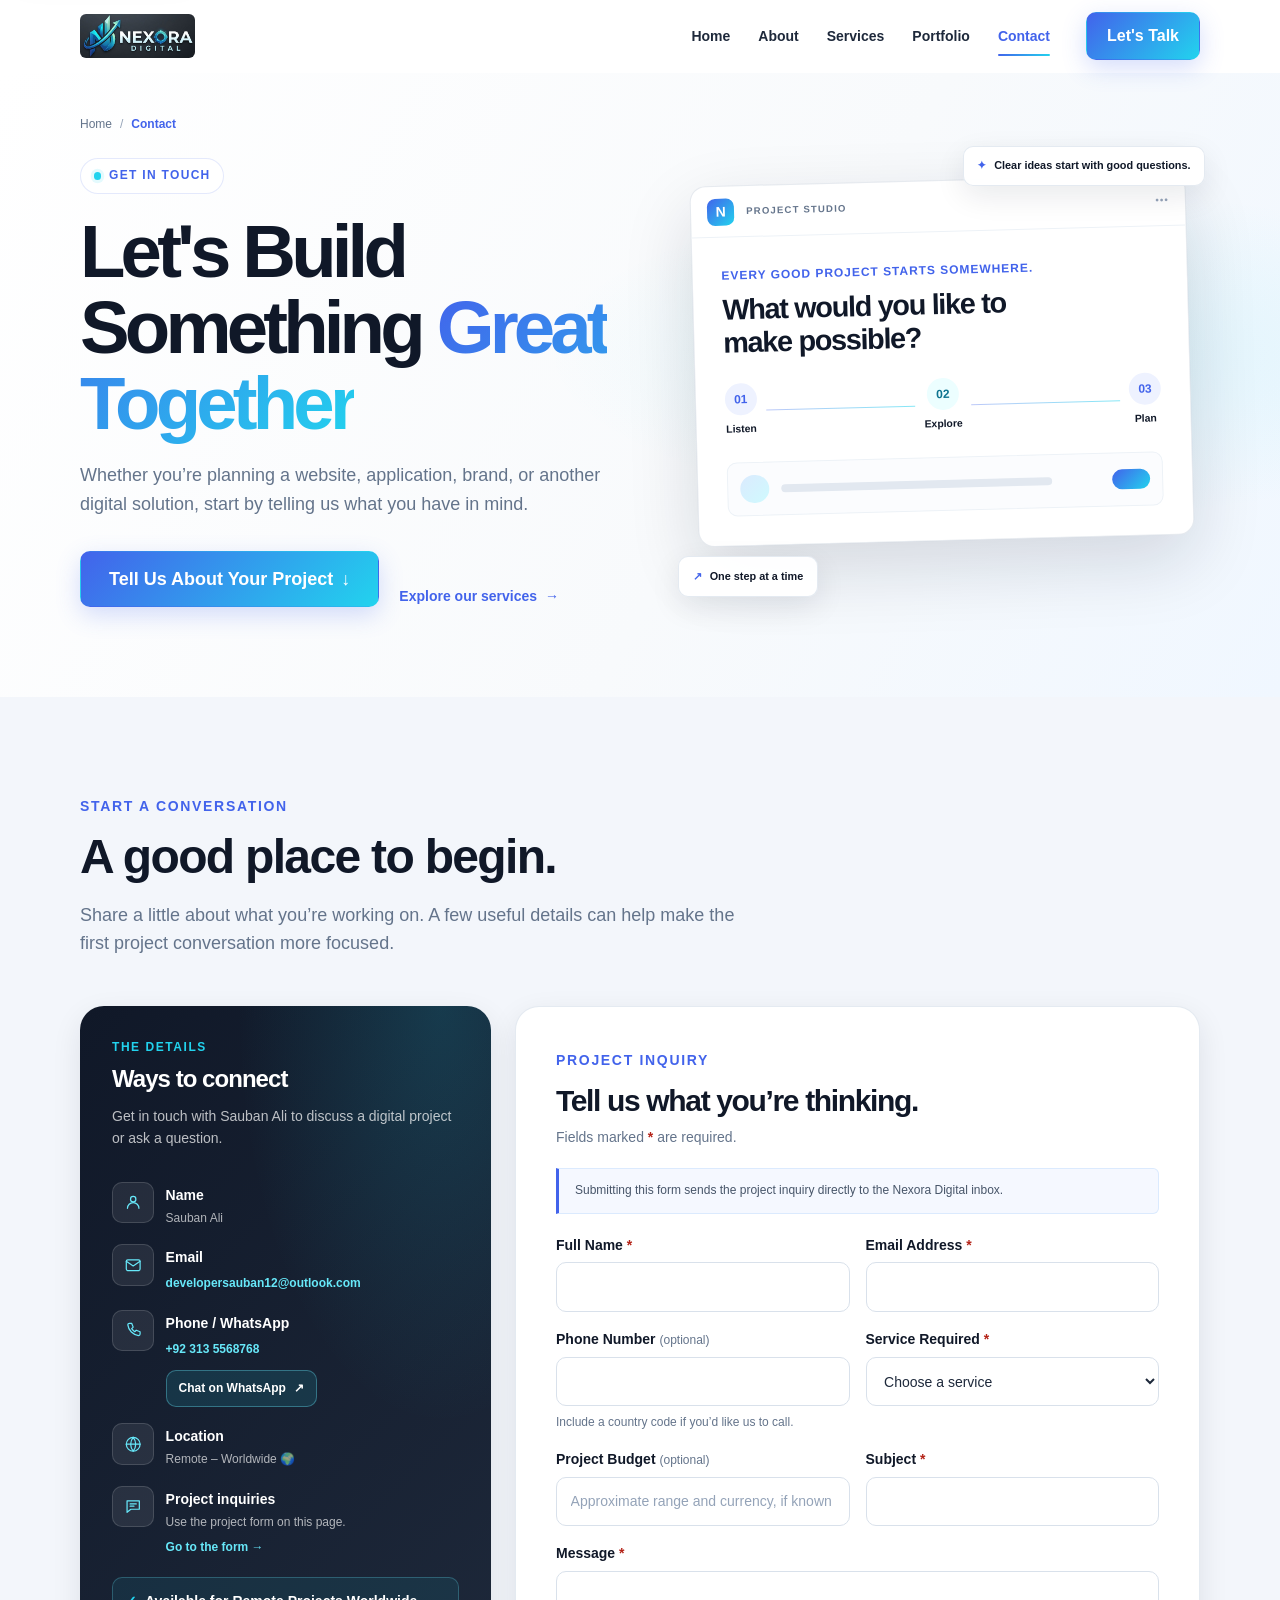
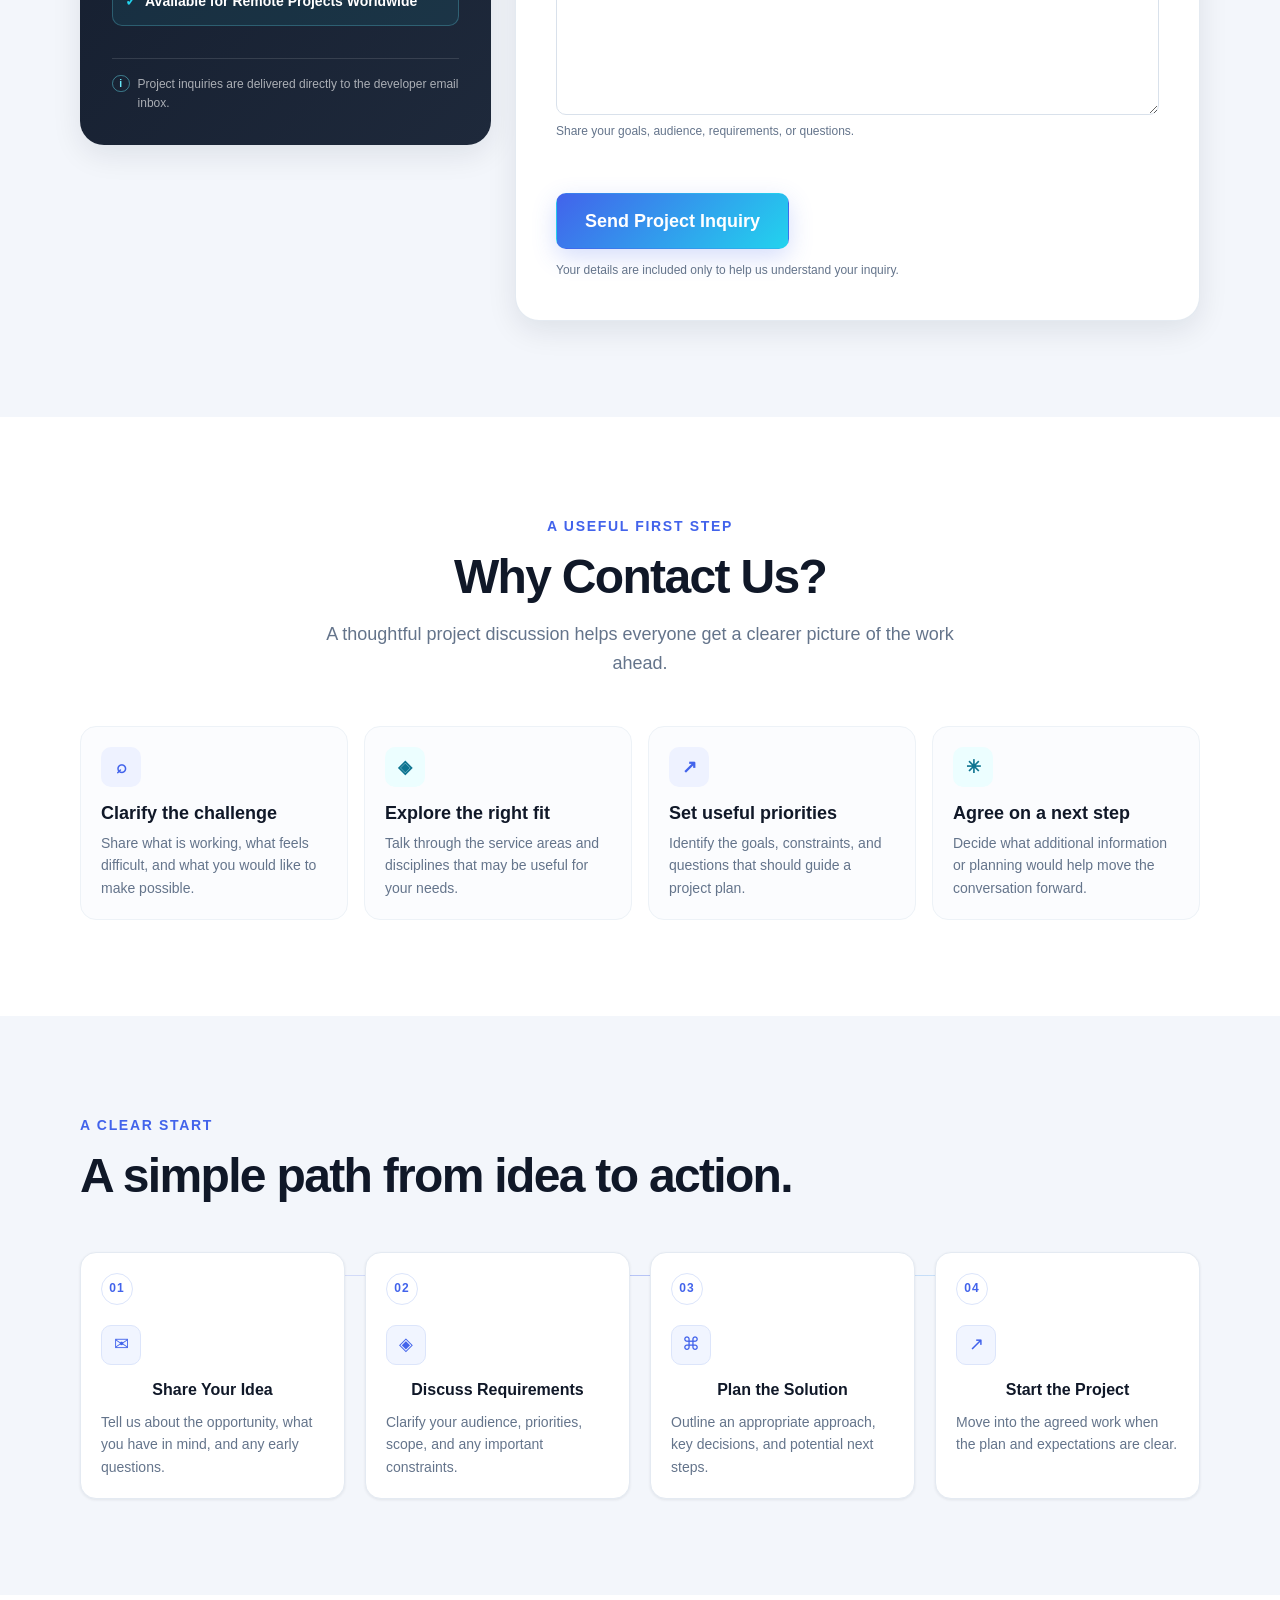
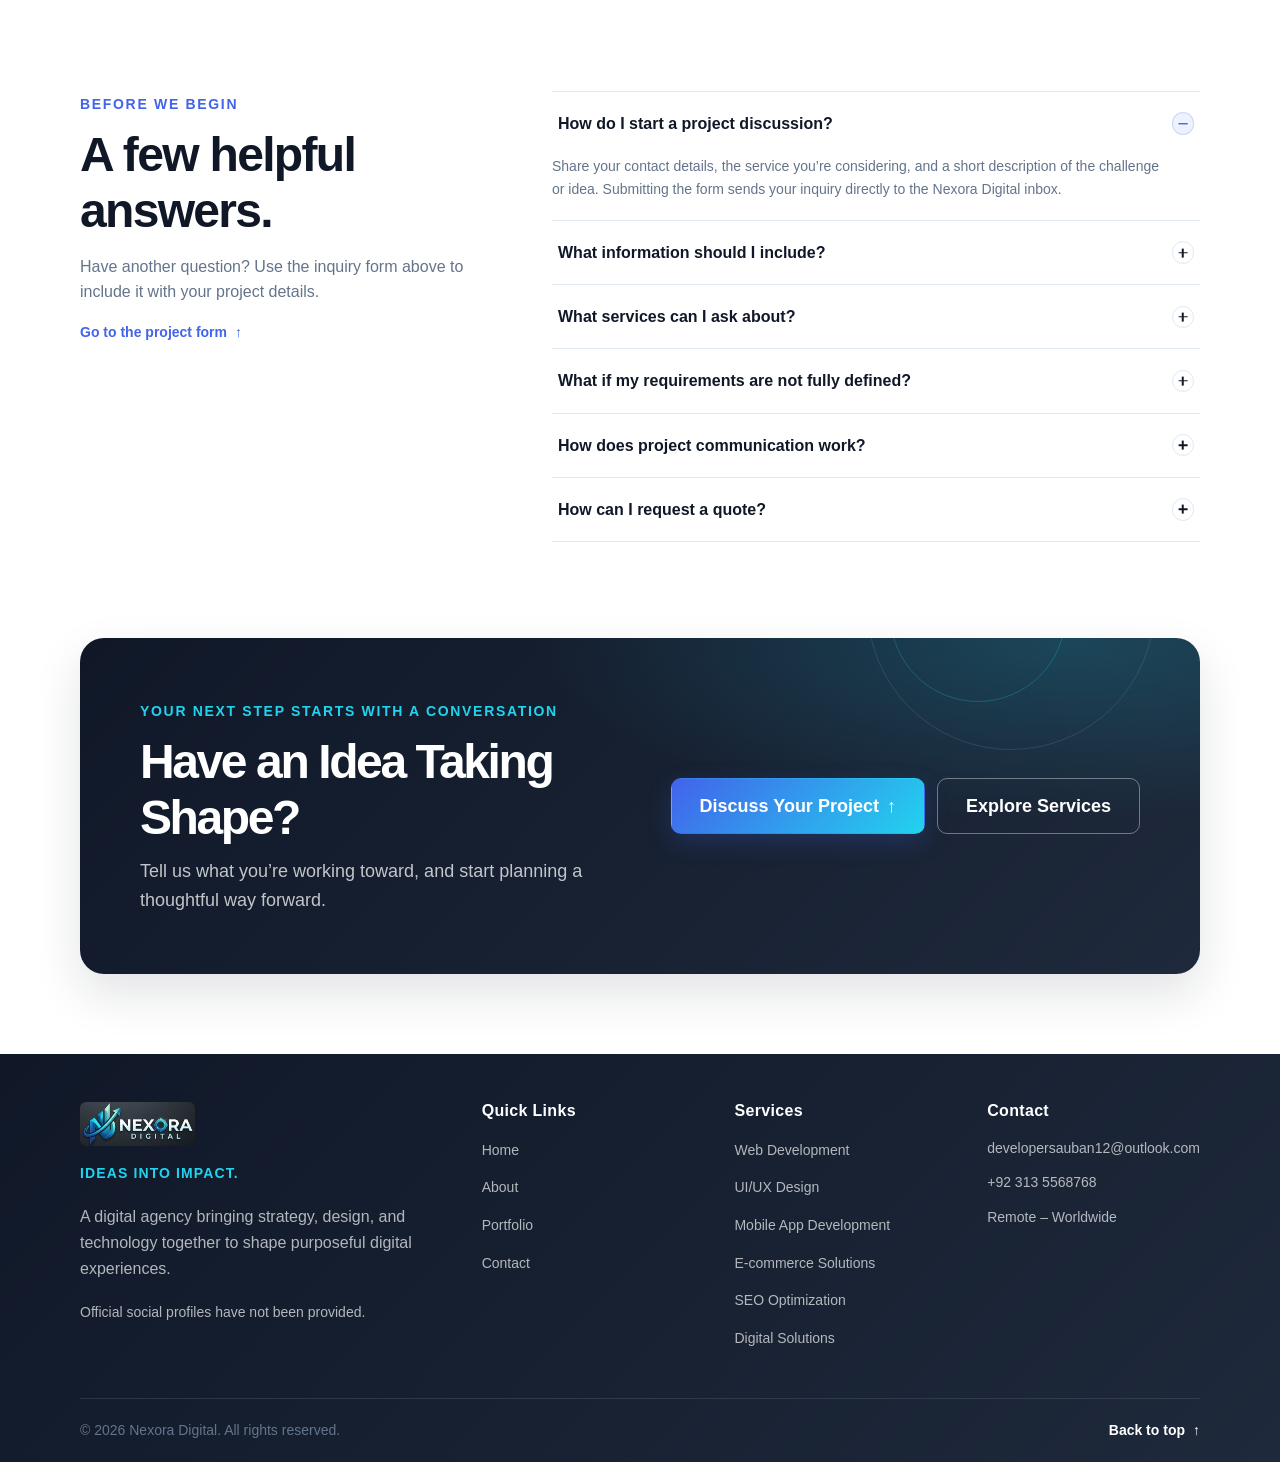
<file: contact.html>
<!doctype html>
<html lang="en">
<head>
  <meta charset="utf-8">
  <meta name="viewport" content="width=device-width, initial-scale=1">
  <meta name="description" content="Contact Sauban Ali at Nexora Digital about web, design, mobile, e-commerce, SEO, or digital projects, and share your requirements using the inquiry form.">
  <title>Contact Nexora Digital | Start a Project</title>
  <!-- Replace this reserved .example origin with the verified production domain before launch. -->
  <link rel="canonical" href="https://nexora-digital.example/contact.html">
  <meta property="og:title" content="Contact Nexora Digital | Start a Project">
  <meta property="og:description" content="Contact Sauban Ali at Nexora Digital about web, design, mobile, e-commerce, SEO, or digital projects, and share your requirements using the inquiry form.">
  <meta property="og:type" content="website">
  <meta property="og:url" content="https://nexora-digital.example/contact.html">
  <meta property="og:site_name" content="Nexora Digital">
  <meta property="og:locale" content="en_US">
  <link rel="icon" type="image/jpeg" href="assets/icons/Icon.jpg">
  <link rel="shortcut icon" type="image/jpeg" href="assets/icons/Icon.jpg">
  <link rel="stylesheet" href="css/style.css">
  <link rel="stylesheet" href="css/responsive.css">
  <link rel="stylesheet" href="css/animations.css">
  <script src="js/main.js" defer></script>
  <script src="js/form.js" defer></script>
  <script src="js/animations.js" defer></script>
</head>
<body id="top">
  <a class="skip-link" href="#main-content">Skip to main content</a>
  <header class="site-header">
    <div class="container">
      <nav class="navbar" aria-label="Primary navigation">
        <a class="brand" href="index.html" aria-label="Nexora Digital home">
          <img class="brand-logo" src="assets/images/Logo.jpg" alt="Nexora Digital" width="874" height="333">
        </a>
        <button class="nav-toggle" type="button" aria-expanded="false" aria-controls="primary-menu" aria-label="Open navigation menu">
          <span class="nav-toggle-lines" aria-hidden="true"></span>
        </button>
        <div class="nav-menu" id="primary-menu">
          <ul class="nav-list">
            <li><a class="nav-link" href="index.html">Home</a></li>
            <li><a class="nav-link" href="about.html">About</a></li>
            <li><a class="nav-link" href="services.html">Services</a></li>
            <li><a class="nav-link" href="portfolio.html">Portfolio</a></li>
            <li><a class="nav-link is-active" href="contact.html" aria-current="page">Contact</a></li>
          </ul>
          <div class="nav-actions">
            <a class="btn btn-primary" href="contact.html">Let's Talk</a>
          </div>
        </div>
      </nav>
    </div>
  </header>
  <main id="main-content">
    <section class="contact-hero" aria-labelledby="contact-hero-title">
      <div class="container contact-hero-layout">
        <div class="contact-hero-copy reveal-on-scroll">
          <nav class="breadcrumbs" aria-label="Breadcrumb">
            <ol>
              <li><a href="index.html">Home</a></li>
              <li aria-hidden="true">/</li>
              <li aria-current="page">Contact</li>
            </ol>
          </nav>
          <p class="contact-badge"><span aria-hidden="true"></span> Get in touch</p>
          <h1 id="contact-hero-title">Let's Build Something <span class="text-gradient">Great Together</span></h1>
          <p class="contact-hero-description">Whether you’re planning a website, application, brand, or another digital solution, start by telling us what you have in mind.</p>
          <div class="contact-hero-actions">
            <a class="btn btn-primary btn-lg" href="#contact-form">Tell Us About Your Project <span aria-hidden="true">&darr;</span></a>
            <a class="text-link" href="services.html">Explore our services <span aria-hidden="true">&rarr;</span></a>
          </div>
        </div>
        <div class="contact-hero-visual reveal-on-scroll" role="img" aria-label="Illustration of a thoughtful project conversation moving from an idea to a plan">
          <div class="contact-visual-orbit contact-visual-orbit--one" aria-hidden="true"></div>
          <div class="contact-visual-orbit contact-visual-orbit--two" aria-hidden="true"></div>
          <div class="contact-visual-card">
            <div class="contact-visual-top"><span class="contact-visual-mark" aria-hidden="true">N</span><span>PROJECT STUDIO</span><i aria-hidden="true">•••</i></div>
            <div class="contact-visual-content">
              <p>Every good project starts somewhere.</p>
              <strong>What would you like to make possible?</strong>
              <div class="contact-visual-flow" aria-hidden="true">
                <span><i>01</i><b>Listen</b></span><em></em><span><i>02</i><b>Explore</b></span><em></em><span><i>03</i><b>Plan</b></span>
              </div>
              <div class="contact-visual-message" aria-hidden="true"><i></i><span></span><b></b></div>
            </div>
          </div>
          <span class="contact-visual-note contact-visual-note--top"><i aria-hidden="true">✦</i> Clear ideas start with good questions.</span>
          <span class="contact-visual-note contact-visual-note--bottom"><i aria-hidden="true">↗</i> One step at a time</span>
        </div>
      </div>
    </section>

    <section class="section contact-main" aria-labelledby="contact-main-title">
      <div class="container">
        <div class="section-heading contact-section-heading reveal-on-scroll">
          <p class="section-eyebrow">Start a conversation</p>
          <h2 class="section-title" id="contact-main-title">A good place to begin.</h2>
          <p class="section-description">Share a little about what you’re working on. A few useful details can help make the first project conversation more focused.</p>
        </div>
        <div class="contact-main-grid">
          <aside class="contact-info-panel reveal-on-scroll" aria-labelledby="contact-info-title">
            <p class="contact-panel-eyebrow">The details</p>
            <h2 id="contact-info-title">Ways to connect</h2>
            <p class="contact-info-intro">Get in touch with Sauban Ali to discuss a digital project or ask a question.</p>
            <ul class="contact-method-list">
              <li class="contact-method">
                <span class="contact-method-icon" aria-hidden="true"><svg viewBox="0 0 24 24"><circle cx="12" cy="8" r="3.5"/><path d="M4.5 20a7.5 7.5 0 0 1 15 0"/></svg></span>
                <span><strong>Name</strong><small>Sauban Ali</small></span>
              </li>
              <li class="contact-method">
                <span class="contact-method-icon" aria-hidden="true"><svg viewBox="0 0 24 24"><rect x="3" y="5" width="18" height="14" rx="2"/><path d="m3 7 9 6 9-6"/></svg></span>
                <span><strong>Email</strong><a href="mailto:developersauban12@outlook.com">developersauban12@outlook.com</a></span>
              </li>
              <li class="contact-method">
                <span class="contact-method-icon" aria-hidden="true"><svg viewBox="0 0 24 24"><path d="M7 3h3l2 5-2 2a15 15 0 0 0 4 4l2-2 5 2v3a2 2 0 0 1-2 2A16 16 0 0 1 5 5a2 2 0 0 1 2-2Z"/></svg></span>
                <span><strong>Phone / WhatsApp</strong><a href="tel:+923135568768">+92 313 5568768</a><a class="contact-whatsapp-button" href="https://wa.me/923135568768" aria-label="Message Sauban Ali on WhatsApp">Chat on WhatsApp <span aria-hidden="true">↗</span></a></span>
              </li>
              <li class="contact-method">
                <span class="contact-method-icon" aria-hidden="true"><svg viewBox="0 0 24 24"><circle cx="12" cy="12" r="9"/><path d="M3 12h18M12 3a14 14 0 0 1 0 18M12 3a14 14 0 0 0 0 18"/></svg></span>
                <span><strong>Location</strong><small>Remote – Worldwide <span aria-hidden="true">🌍</span></small></span>
              </li>
              <li class="contact-method contact-method--inquiry">
                <span class="contact-method-icon" aria-hidden="true"><svg viewBox="0 0 24 24"><path d="M4 5h16v11H9l-5 4V5Z"/><path d="M8 9h8m-8 3h5"/></svg></span>
                <span><strong>Project inquiries</strong><small>Use the project form on this page.</small><a href="#contact-form">Go to the form <span aria-hidden="true">→</span></a></span>
              </li>
            </ul>
            <p class="contact-availability"><span aria-hidden="true">✓</span> Available for Remote Projects Worldwide</p>
            <p class="contact-info-footnote"><span aria-hidden="true">i</span> Project inquiries are delivered directly to the developer email inbox.</p>
          </aside>

          <div class="contact-form-panel reveal-on-scroll">
            <div class="contact-form-heading">
              <p class="section-eyebrow">Project inquiry</p>
              <h2>Tell us what you’re thinking.</h2>
              <p>Fields marked <span aria-hidden="true">*</span> are required.</p>
            </div>
            <p class="contact-form-note" id="delivery-note">Submitting this form sends the project inquiry directly to the Nexora Digital inbox.</p>
            <form class="contact-form" id="contact-form" name="nexora-contact" method="POST" action="https://formsubmit.co/developersauban12@outlook.com" data-contact-form>
              <input type="hidden" name="_subject" value="New Nexora Digital Project Inquiry">
              <input type="hidden" name="_template" value="table">
              <input type="hidden" name="_captcha" value="false">
              <input type="hidden" name="_replyto" value="">
              <input type="hidden" name="submission-date-time-utc" value="">
              <p class="contact-honeypot" hidden><label>Don’t fill this out if you’re human: <input type="text" name="bot-field" autocomplete="off" tabindex="-1"></label></p>
              <div class="contact-form-grid">
                <div class="contact-field">
                  <label for="contact-name">Full Name <span aria-hidden="true">*</span></label>
                  <input class="contact-input" id="contact-name" name="full-name" type="text" autocomplete="name" minlength="2" maxlength="120" required data-validate aria-describedby="contact-name-error">
                  <span class="contact-field-error" id="contact-name-error" data-error-for="full-name" hidden></span>
                </div>
                <div class="contact-field">
                  <label for="contact-email">Email Address <span aria-hidden="true">*</span></label>
                  <input class="contact-input" id="contact-email" name="email" type="email" autocomplete="email" maxlength="254" required data-validate aria-describedby="contact-email-error">
                  <span class="contact-field-error" id="contact-email-error" data-error-for="email" hidden></span>
                </div>
                <div class="contact-field">
                  <label for="contact-phone">Phone Number <span class="contact-optional">(optional)</span></label>
                  <input class="contact-input" id="contact-phone" name="phone" type="tel" autocomplete="tel" maxlength="40" data-validate aria-describedby="contact-phone-help contact-phone-error">
                  <small class="contact-field-help" id="contact-phone-help">Include a country code if you’d like us to call.</small>
                  <span class="contact-field-error" id="contact-phone-error" data-error-for="phone" hidden></span>
                </div>
                <div class="contact-field">
                  <label for="contact-service">Service Required <span aria-hidden="true">*</span></label>
                  <select class="contact-input" id="contact-service" name="service" required data-validate aria-describedby="contact-service-error">
                    <option value="">Choose a service</option>
                    <option value="Web Development">Web Development</option>
                    <option value="UI/UX Design">UI/UX Design</option>
                    <option value="Mobile App Development">Mobile App Development</option>
                    <option value="E-commerce Solutions">E-commerce Solutions</option>
                    <option value="SEO Optimization">SEO Optimization</option>
                    <option value="Digital Solutions">Digital Solutions</option>
                  </select>
                  <span class="contact-field-error" id="contact-service-error" data-error-for="service" hidden></span>
                </div>
                <div class="contact-field">
                  <label for="contact-budget">Project Budget <span class="contact-optional">(optional)</span></label>
                  <input class="contact-input" id="contact-budget" name="project-budget" type="text" maxlength="120" placeholder="Approximate range and currency, if known" data-validate aria-describedby="contact-budget-error">
                  <span class="contact-field-error" id="contact-budget-error" data-error-for="project-budget" hidden></span>
                </div>
                <div class="contact-field">
                  <label for="contact-subject">Subject <span aria-hidden="true">*</span></label>
                  <input class="contact-input" id="contact-subject" name="subject" type="text" minlength="3" maxlength="160" required data-validate aria-describedby="contact-subject-error">
                  <span class="contact-field-error" id="contact-subject-error" data-error-for="subject" hidden></span>
                </div>
                <div class="contact-field contact-field--full">
                  <label for="contact-message">Message <span aria-hidden="true">*</span></label>
                  <textarea class="contact-input contact-textarea" id="contact-message" name="message" rows="5" minlength="20" maxlength="4000" required data-validate aria-describedby="contact-message-help contact-message-error"></textarea>
                  <small class="contact-field-help" id="contact-message-help">Share your goals, audience, requirements, or questions.</small>
                  <span class="contact-field-error" id="contact-message-error" data-error-for="message" hidden></span>
                </div>
              </div>
              <p class="contact-form-status" id="contact-form-status" role="status" aria-live="polite" aria-atomic="true"></p>
              <div class="contact-form-submit">
                <button class="btn btn-primary btn-lg" type="submit">
                  <span data-submit-label>Send Project Inquiry</span>
                  <span class="contact-submit-spinner" data-submit-spinner aria-hidden="true" hidden></span>
                </button>
                <p>Your details are included only to help us understand your inquiry.</p>
              </div>
            </form>
          </div>
        </div>
      </div>
    </section>

    <section class="section contact-why" aria-labelledby="contact-why-title">
      <div class="container">
        <div class="section-heading section-heading--center reveal-on-scroll">
          <p class="section-eyebrow">A useful first step</p>
          <h2 class="section-title" id="contact-why-title">Why Contact Us?</h2>
          <p class="section-description">A thoughtful project discussion helps everyone get a clearer picture of the work ahead.</p>
        </div>
        <div class="contact-why-grid">
          <article class="contact-why-card reveal-on-scroll"><span aria-hidden="true">⌕</span><h3>Clarify the challenge</h3><p>Share what is working, what feels difficult, and what you would like to make possible.</p></article>
          <article class="contact-why-card reveal-on-scroll"><span aria-hidden="true">◈</span><h3>Explore the right fit</h3><p>Talk through the service areas and disciplines that may be useful for your needs.</p></article>
          <article class="contact-why-card reveal-on-scroll"><span aria-hidden="true">↗</span><h3>Set useful priorities</h3><p>Identify the goals, constraints, and questions that should guide a project plan.</p></article>
          <article class="contact-why-card reveal-on-scroll"><span aria-hidden="true">✳</span><h3>Agree on a next step</h3><p>Decide what additional information or planning would help move the conversation forward.</p></article>
        </div>
      </div>
    </section>

    <section class="section contact-process" aria-labelledby="contact-process-title">
      <div class="container">
        <div class="section-heading reveal-on-scroll">
          <p class="section-eyebrow">A clear start</p>
          <h2 class="section-title" id="contact-process-title">A simple path from idea to action.</h2>
        </div>
        <ol class="contact-process-grid">
          <li class="contact-process-step reveal-on-scroll"><span>01</span><i aria-hidden="true">✉</i><h3>Share Your Idea</h3><p>Tell us about the opportunity, what you have in mind, and any early questions.</p></li>
          <li class="contact-process-step reveal-on-scroll"><span>02</span><i aria-hidden="true">◈</i><h3>Discuss Requirements</h3><p>Clarify your audience, priorities, scope, and any important constraints.</p></li>
          <li class="contact-process-step reveal-on-scroll"><span>03</span><i aria-hidden="true">⌘</i><h3>Plan the Solution</h3><p>Outline an appropriate approach, key decisions, and potential next steps.</p></li>
          <li class="contact-process-step reveal-on-scroll"><span>04</span><i aria-hidden="true">↗</i><h3>Start the Project</h3><p>Move into the agreed work when the plan and expectations are clear.</p></li>
        </ol>
      </div>
    </section>

    <section class="section contact-faq" aria-labelledby="contact-faq-title">
      <div class="container contact-faq-layout">
        <div class="contact-faq-intro reveal-on-scroll">
          <p class="section-eyebrow">Before we begin</p>
          <h2 class="section-title" id="contact-faq-title">A few helpful answers.</h2>
          <p>Have another question? Use the inquiry form above to include it with your project details.</p>
          <a class="text-link" href="#contact-form">Go to the project form <span aria-hidden="true">↑</span></a>
        </div>
        <div class="faq-list reveal-on-scroll">
          <article class="faq-item">
            <h3><button class="faq-question" type="button" aria-expanded="true" aria-controls="contact-faq-answer-1">How do I start a project discussion?<span class="faq-plus" aria-hidden="true"></span></button></h3>
            <div class="faq-answer" id="contact-faq-answer-1"><p>Share your contact details, the service you’re considering, and a short description of the challenge or idea. Submitting the form sends your inquiry directly to the Nexora Digital inbox.</p></div>
          </article>
          <article class="faq-item">
            <h3><button class="faq-question" type="button" aria-expanded="false" aria-controls="contact-faq-answer-2">What information should I include?<span class="faq-plus" aria-hidden="true"></span></button></h3>
            <div class="faq-answer" id="contact-faq-answer-2" hidden><p>Useful context may include your goals, audience, desired service, existing materials, requirements, and any constraints. It’s fine if some details are still undecided.</p></div>
          </article>
          <article class="faq-item">
            <h3><button class="faq-question" type="button" aria-expanded="false" aria-controls="contact-faq-answer-3">What services can I ask about?<span class="faq-plus" aria-hidden="true"></span></button></h3>
            <div class="faq-answer" id="contact-faq-answer-3" hidden><p>The form includes Web Development, UI/UX Design, Mobile App Development, E-commerce Solutions, SEO Optimization, and Digital Solutions. You can also describe a related need in your message.</p></div>
          </article>
          <article class="faq-item">
            <h3><button class="faq-question" type="button" aria-expanded="false" aria-controls="contact-faq-answer-4">What if my requirements are not fully defined?<span class="faq-plus" aria-hidden="true"></span></button></h3>
            <div class="faq-answer" id="contact-faq-answer-4" hidden><p>Share what you know so far and note what still needs exploration. The first discussion can help identify the questions to resolve before a scope is set.</p></div>
          </article>
          <article class="faq-item">
            <h3><button class="faq-question" type="button" aria-expanded="false" aria-controls="contact-faq-answer-5">How does project communication work?<span class="faq-plus" aria-hidden="true"></span></button></h3>
            <div class="faq-answer" id="contact-faq-answer-5" hidden><p>Communication channels and check-in points should be agreed during project planning. No response-time or business-hours commitment is stated here.</p></div>
          </article>
          <article class="faq-item">
            <h3><button class="faq-question" type="button" aria-expanded="false" aria-controls="contact-faq-answer-6">How can I request a quote?<span class="faq-plus" aria-hidden="true"></span></button></h3>
            <div class="faq-answer" id="contact-faq-answer-6" hidden><p>Include your goals, requested services, and any known scope or budget context in the form. A quote can only be considered after the project requirements are understood.</p></div>
          </article>
        </div>
      </div>
    </section>

    <section class="contact-final-cta" aria-labelledby="contact-final-title">
      <div class="container">
        <div class="contact-final-panel reveal-on-scroll">
          <span class="contact-final-orbit contact-final-orbit--one" aria-hidden="true"></span>
          <span class="contact-final-orbit contact-final-orbit--two" aria-hidden="true"></span>
          <div class="contact-final-copy">
            <p class="section-eyebrow">Your next step starts with a conversation</p>
            <h2 id="contact-final-title">Have an Idea Taking Shape?</h2>
            <p>Tell us what you’re working toward, and start planning a thoughtful way forward.</p>
          </div>
          <div class="contact-final-actions">
            <a class="btn btn-primary btn-lg" href="#contact-form">Discuss Your Project <span aria-hidden="true">↑</span></a>
            <a class="btn btn-outline-light btn-lg" href="services.html">Explore Services</a>
          </div>
        </div>
      </div>
    </section>
  </main>
  <footer class="site-footer">
    <div class="container">
      <div class="footer-main">
        <div class="footer-brand">
          <a class="brand" href="index.html" aria-label="Nexora Digital home">
            <img class="brand-logo" src="assets/images/Logo.jpg" alt="Nexora Digital" width="874" height="333">
          </a>
          <p class="footer-tagline">Ideas into impact.</p>
          <p class="footer-description">A digital agency bringing strategy, design, and technology together to shape purposeful digital experiences.</p>
          <p class="footer-social-note">Official social profiles have not been provided.</p>
        </div>
        <div>
          <h2 class="footer-heading">Quick Links</h2>
          <ul class="footer-list">
            <li><a class="footer-link" href="index.html">Home</a></li>
            <li><a class="footer-link" href="about.html">About</a></li>
            <li><a class="footer-link" href="portfolio.html">Portfolio</a></li>
            <li><a class="footer-link" href="contact.html">Contact</a></li>
          </ul>
        </div>
        <div>
          <h2 class="footer-heading">Services</h2>
          <ul class="footer-list">
            <li><a class="footer-link" href="services.html#service-web-development">Web Development</a></li>
            <li><a class="footer-link" href="services.html#service-ui-ux-design">UI/UX Design</a></li>
            <li><a class="footer-link" href="services.html#service-mobile-app-development">Mobile App Development</a></li>
            <li><a class="footer-link" href="services.html#service-e-commerce-solutions">E-commerce Solutions</a></li>
            <li><a class="footer-link" href="services.html#service-seo-optimization">SEO Optimization</a></li>
            <li><a class="footer-link" href="services.html#service-digital-solutions">Digital Solutions</a></li>
          </ul>
        </div>
        <div>
          <h2 class="footer-heading">Contact</h2>
          <ul class="footer-list">
            <li class="footer-contact"><a href="mailto:developersauban12@outlook.com">developersauban12@outlook.com</a></li>
            <li class="footer-contact"><a href="tel:+923135568768">+92 313 5568768</a></li>
            <li class="footer-contact">Remote – Worldwide</li>
          </ul>
        </div>
      </div>
      <div class="footer-bottom">
        <p>&copy; 2026 Nexora Digital. All rights reserved.</p>
        <a class="back-to-top" href="#top" aria-label="Back to top">Back to top <span aria-hidden="true">&uarr;</span></a>
      </div>
    </div>
  </footer>
</body>
</html>
</file>
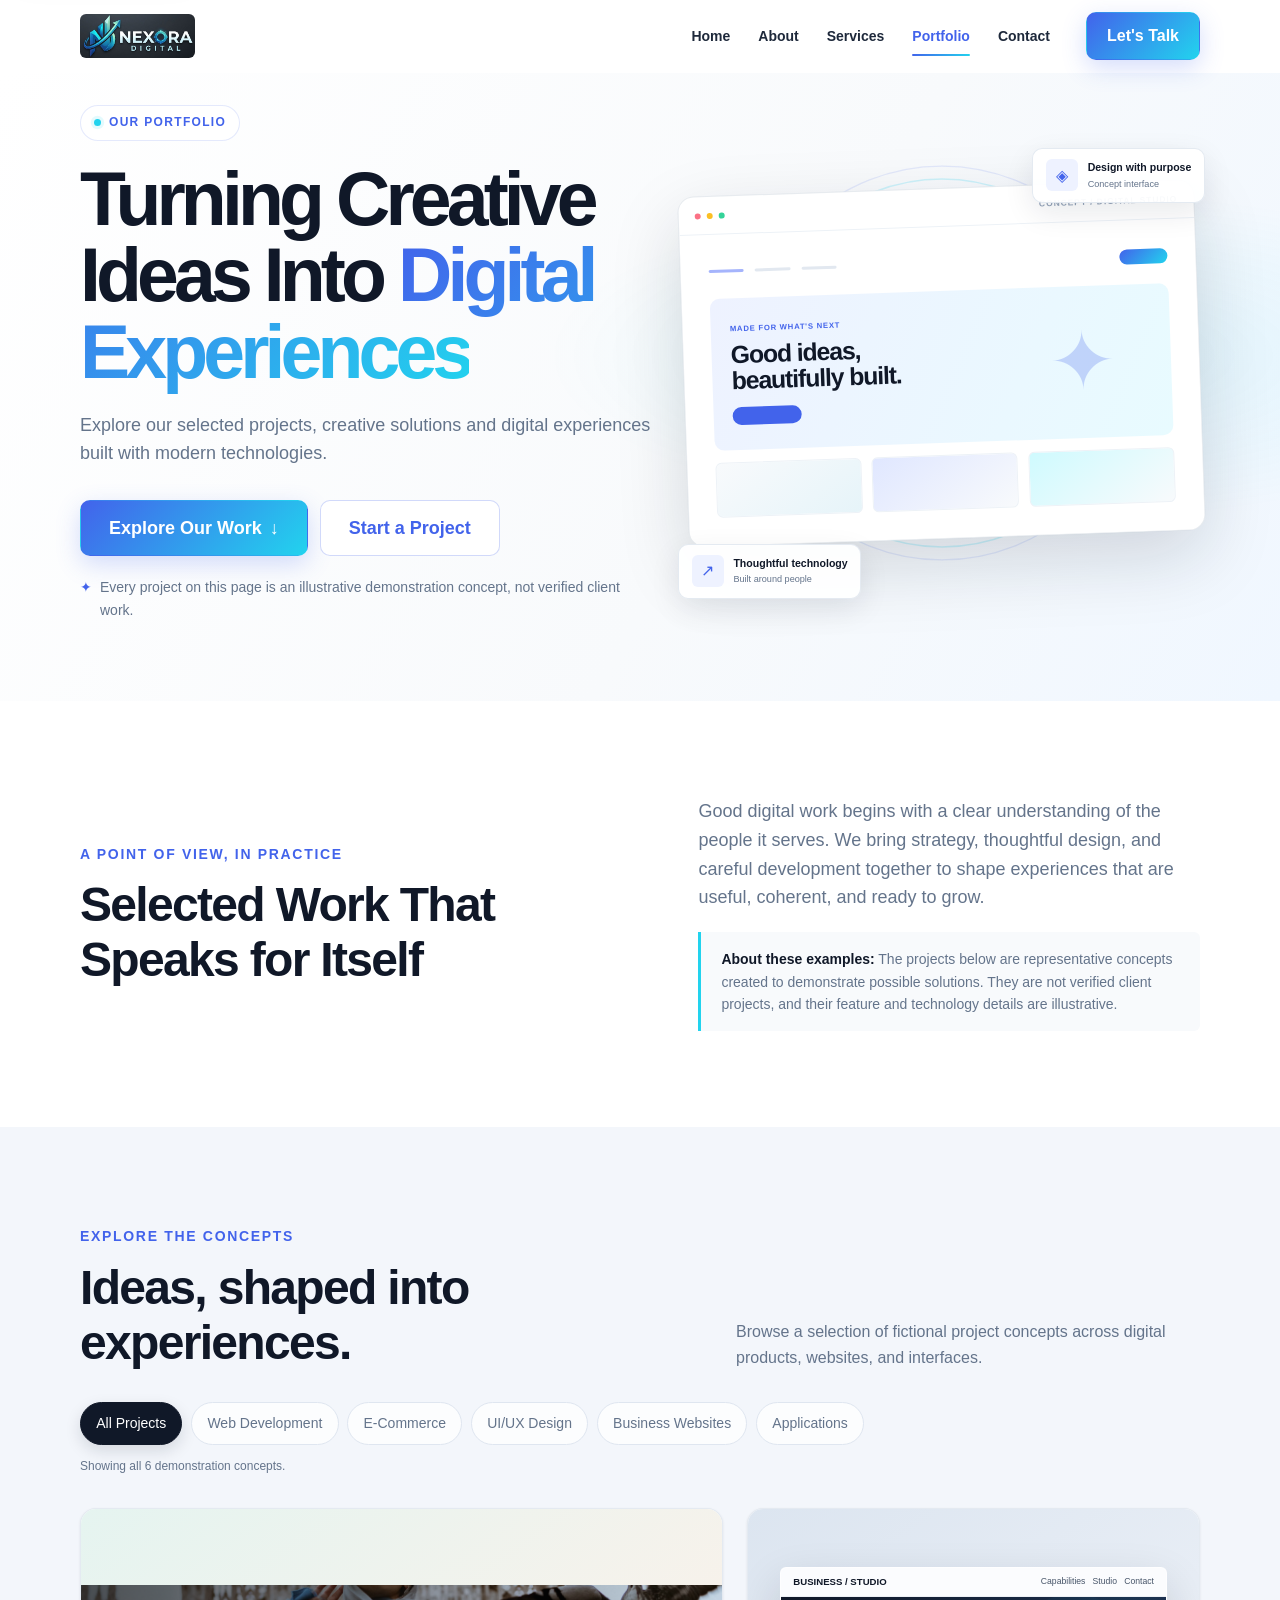
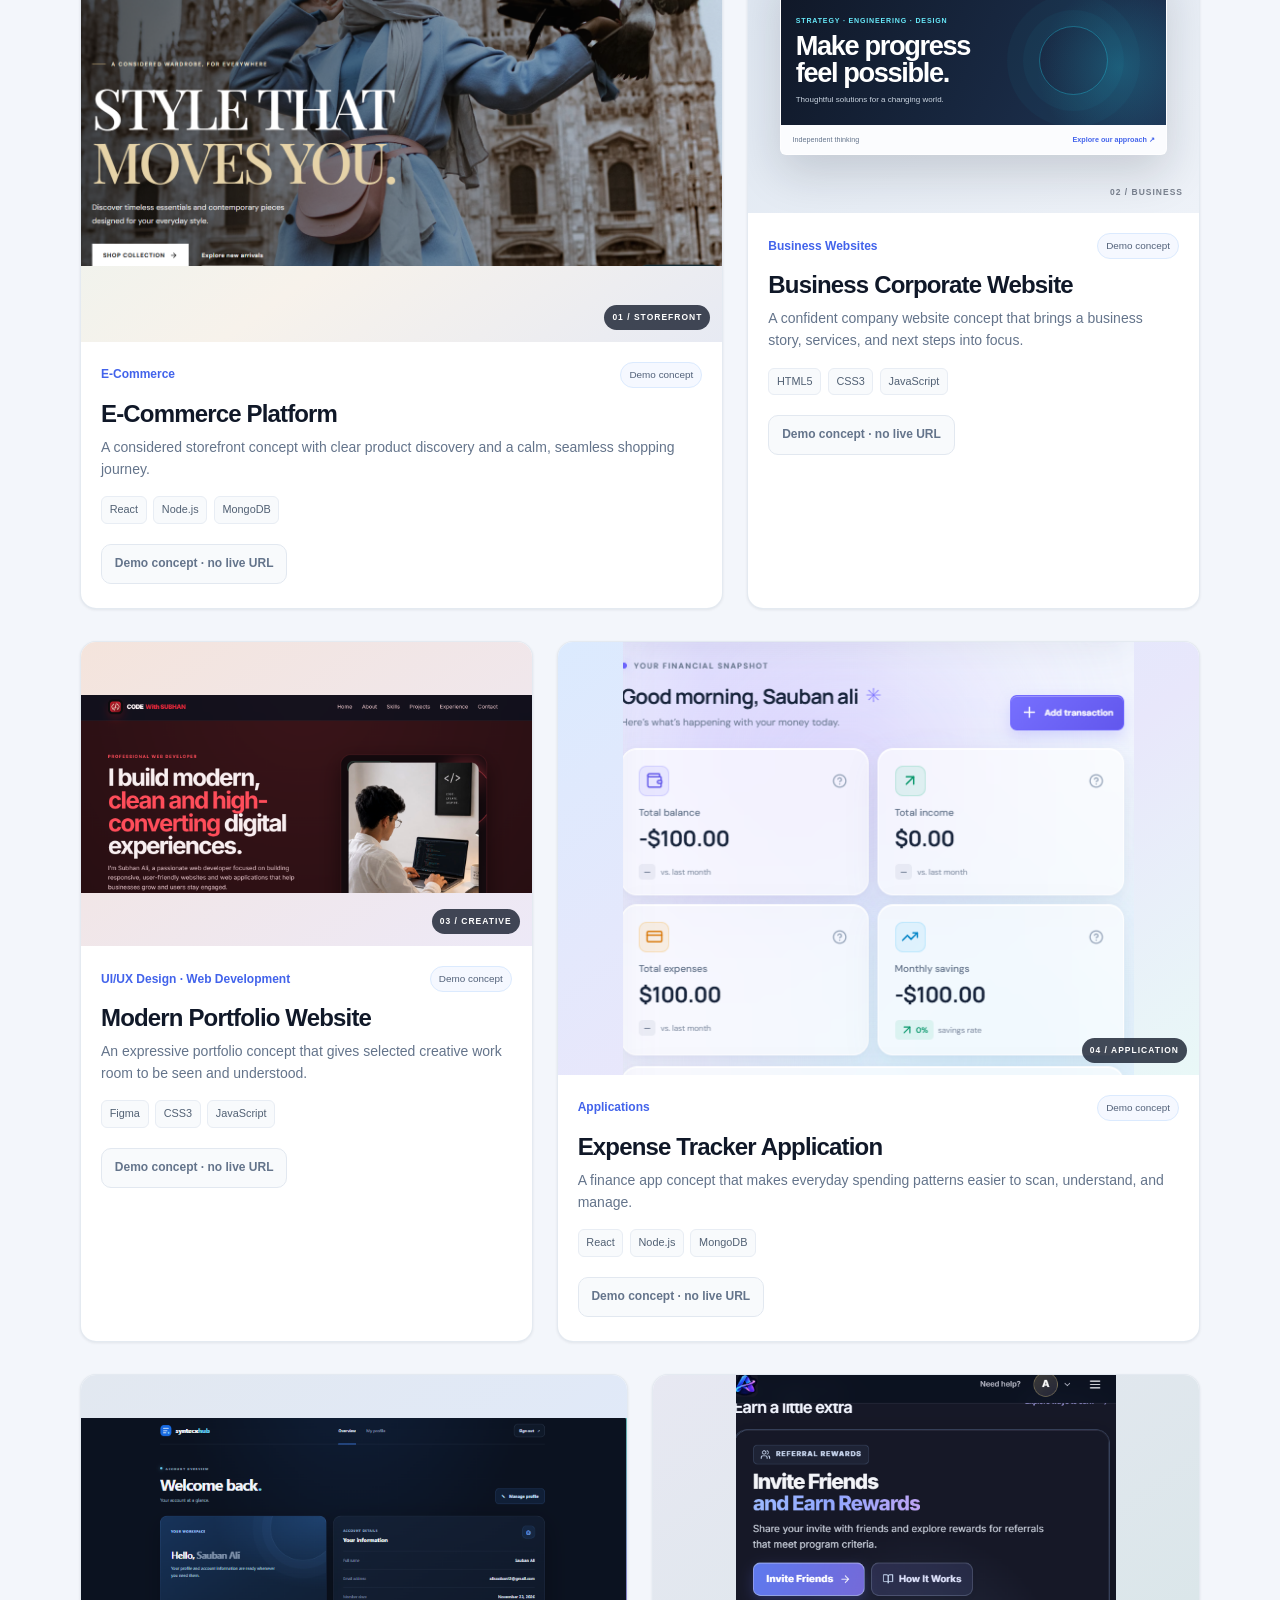
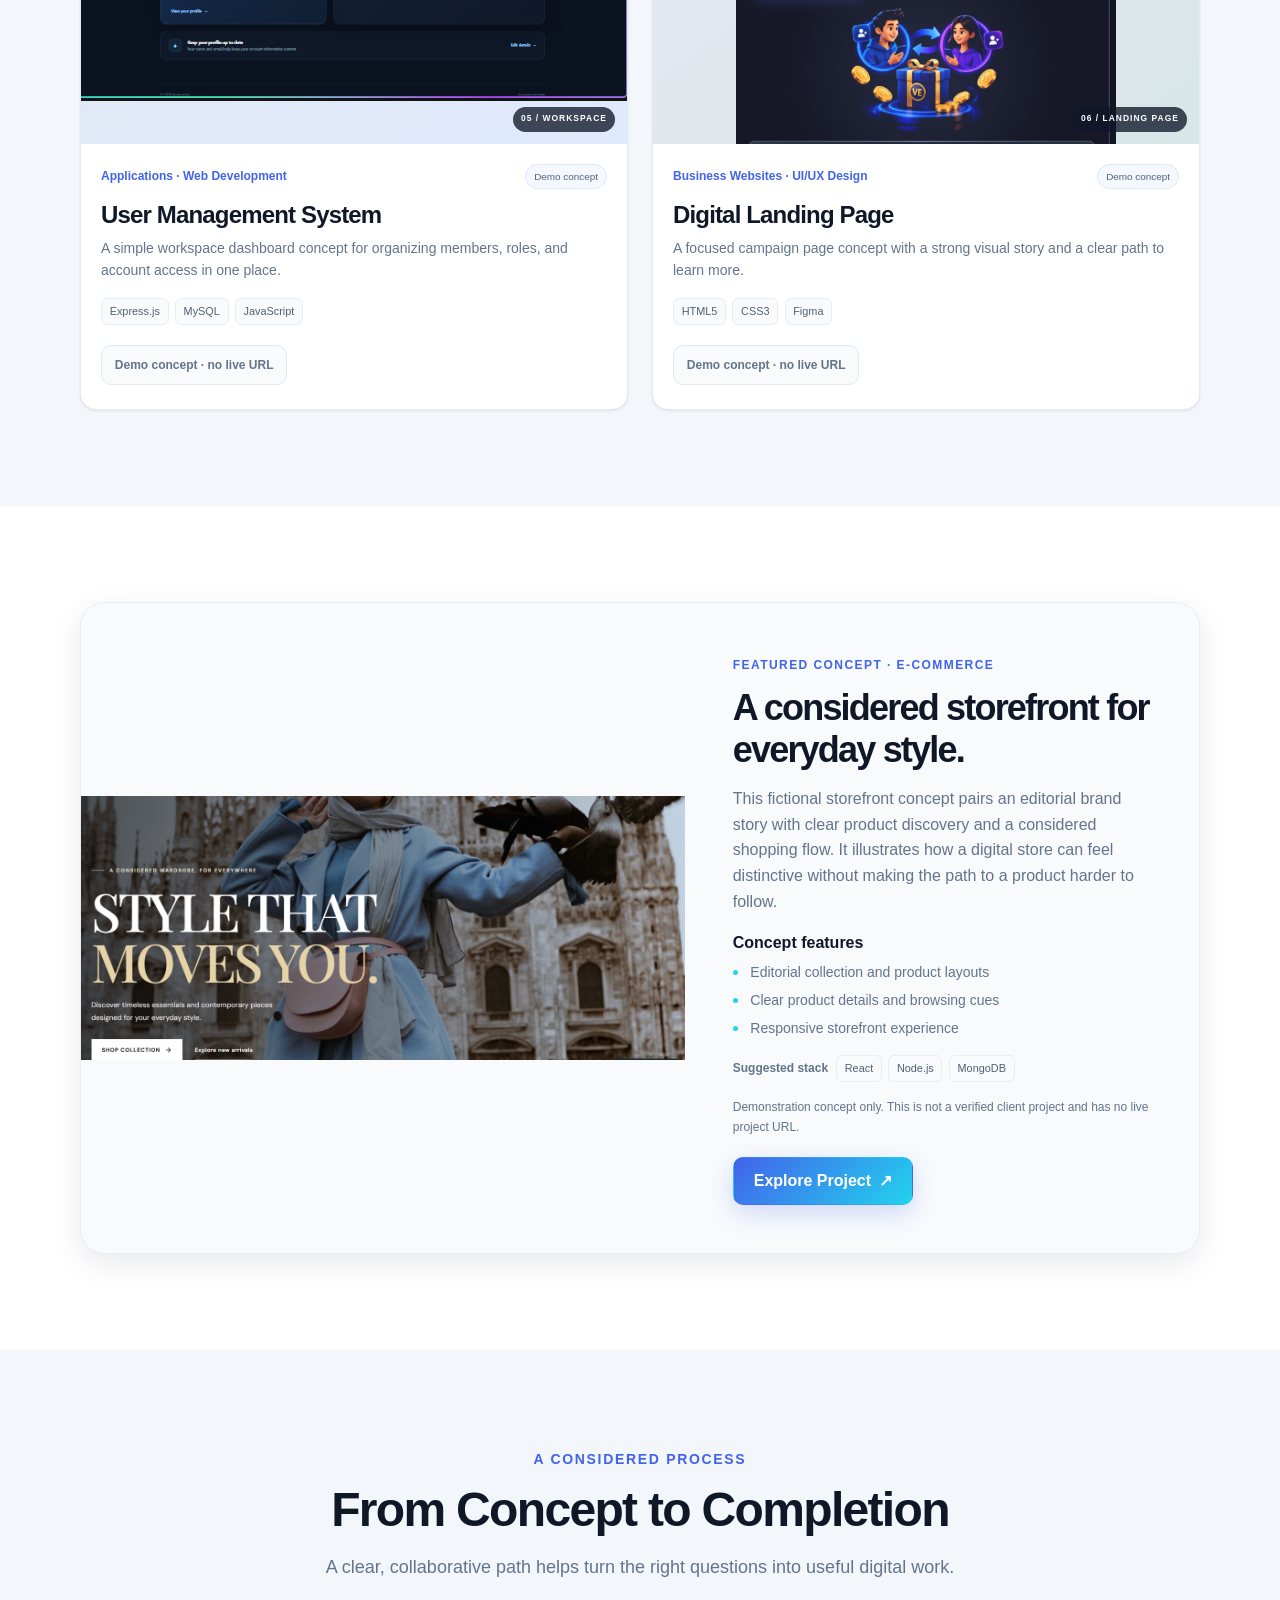
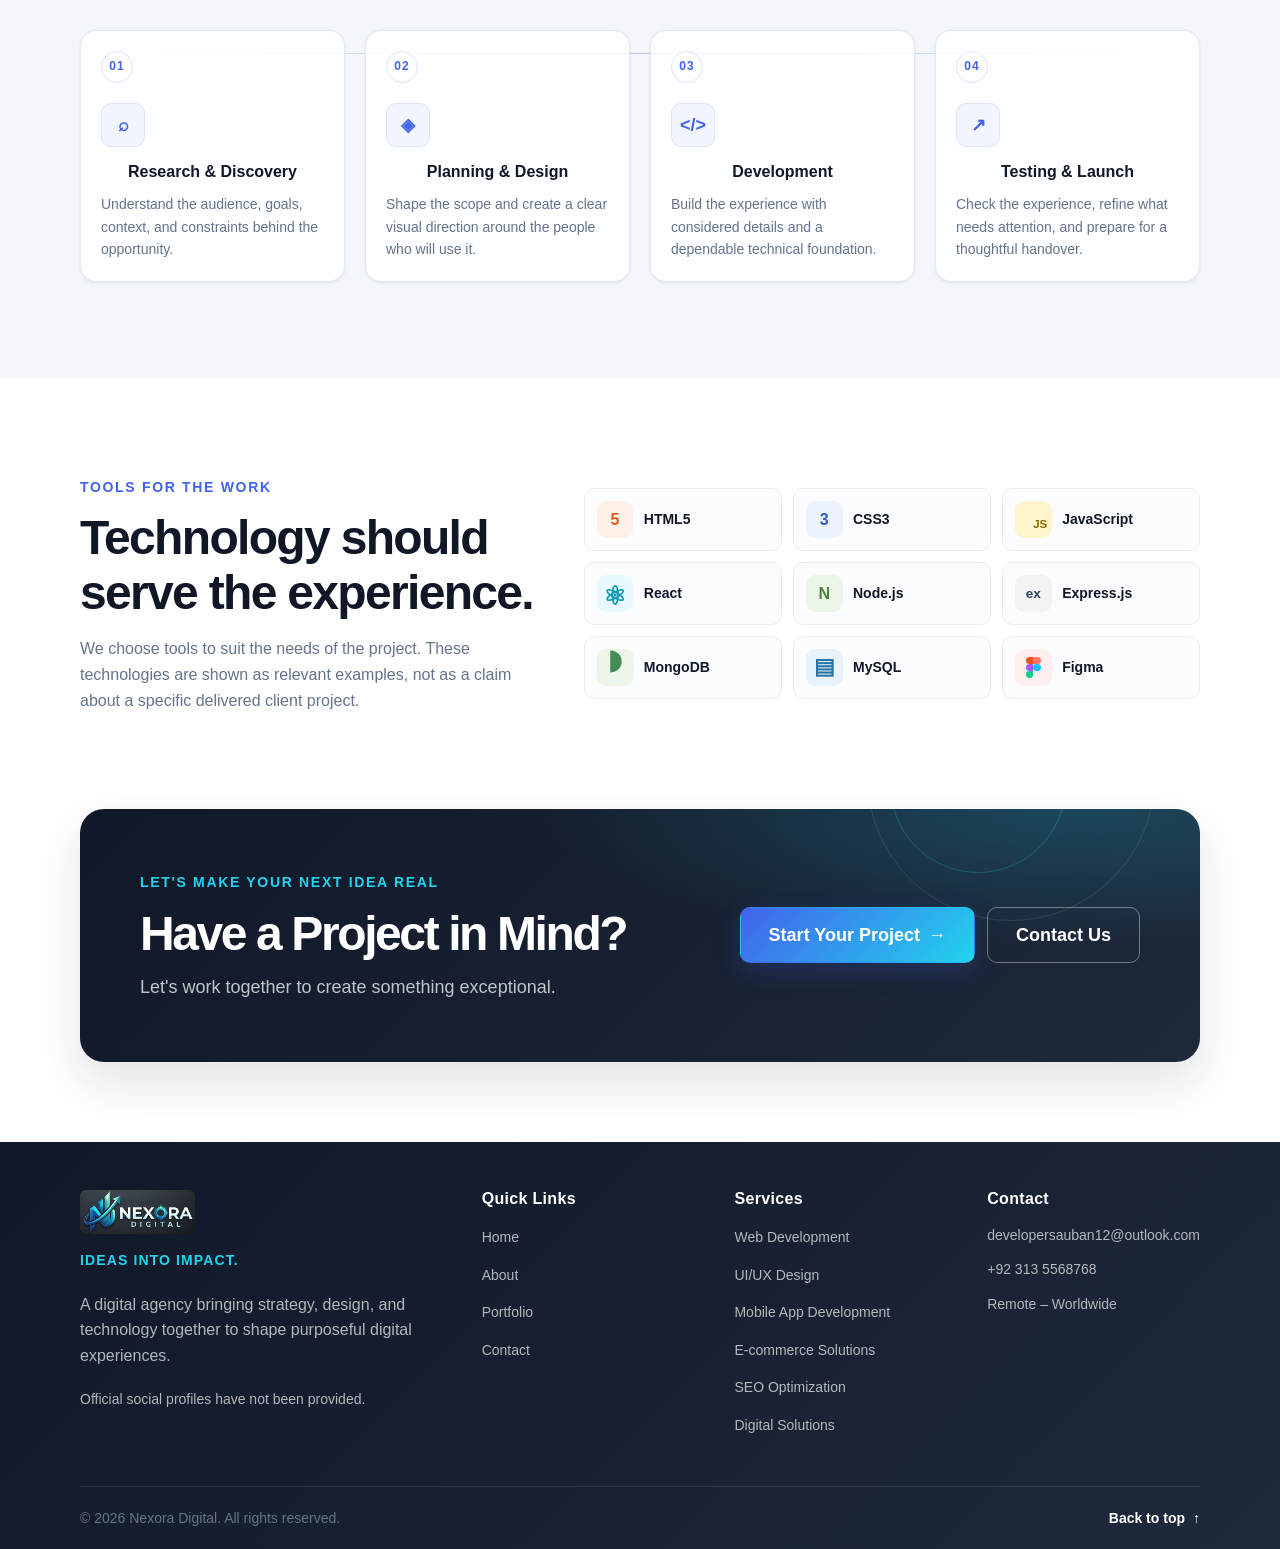
<file: portfolio.html>
<!doctype html>
<html lang="en">
<head>
  <meta charset="utf-8">
  <meta name="viewport" content="width=device-width, initial-scale=1">
  <meta name="description" content="Explore illustrative Nexora Digital project concepts across websites, e-commerce, UI/UX, and applications; these are not verified client projects.">
  <title>Portfolio Concepts | Nexora Digital</title>
  <!-- Replace this reserved .example origin with the verified production domain before launch. -->
  <link rel="canonical" href="https://nexora-digital.example/portfolio.html">
  <meta property="og:title" content="Portfolio Concepts | Nexora Digital">
  <meta property="og:description" content="Explore illustrative Nexora Digital project concepts across websites, e-commerce, UI/UX, and applications; these are not verified client projects.">
  <meta property="og:type" content="website">
  <meta property="og:url" content="https://nexora-digital.example/portfolio.html">
  <meta property="og:site_name" content="Nexora Digital">
  <meta property="og:locale" content="en_US">
  <link rel="icon" type="image/jpeg" href="assets/icons/Icon.jpg">
  <link rel="shortcut icon" type="image/jpeg" href="assets/icons/Icon.jpg">
  <link rel="stylesheet" href="css/style.css">
  <link rel="stylesheet" href="css/responsive.css">
  <link rel="stylesheet" href="css/animations.css">
  <script src="js/main.js" defer></script>
  <script src="js/animations.js" defer></script>
</head>
<body id="top">
  <a class="skip-link" href="#main-content">Skip to main content</a>
  <header class="site-header">
    <div class="container">
      <nav class="navbar" aria-label="Primary navigation">
        <a class="brand" href="index.html" aria-label="Nexora Digital home">
          <img class="brand-logo" src="assets/images/Logo.jpg" alt="Nexora Digital" width="874" height="333">
        </a>
        <button class="nav-toggle" type="button" aria-expanded="false" aria-controls="primary-menu" aria-label="Open navigation menu">
          <span class="nav-toggle-lines" aria-hidden="true"></span>
        </button>
        <div class="nav-menu" id="primary-menu">
          <ul class="nav-list">
            <li><a class="nav-link" href="index.html">Home</a></li>
            <li><a class="nav-link" href="about.html">About</a></li>
            <li><a class="nav-link" href="services.html">Services</a></li>
            <li><a class="nav-link is-active" href="portfolio.html" aria-current="page">Portfolio</a></li>
            <li><a class="nav-link" href="contact.html">Contact</a></li>
          </ul>
          <div class="nav-actions">
            <a class="btn btn-primary" href="contact.html">Let's Talk</a>
          </div>
        </div>
      </nav>
    </div>
  </header>
  <main id="main-content">
    <section class="portfolio-hero" aria-labelledby="portfolio-hero-title">
      <div class="container portfolio-hero-layout">
        <div class="portfolio-hero-copy reveal-on-scroll">
          <p class="portfolio-badge"><span aria-hidden="true"></span> Our portfolio</p>
          <h1 id="portfolio-hero-title">Turning Creative Ideas Into <span class="text-gradient">Digital Experiences</span></h1>
          <p class="portfolio-hero-description">Explore our selected projects, creative solutions and digital experiences built with modern technologies.</p>
          <div class="portfolio-hero-actions">
            <a class="btn btn-primary btn-lg" href="#portfolio-gallery">Explore Our Work <span aria-hidden="true">&darr;</span></a>
            <a class="btn btn-secondary btn-lg" href="contact.html">Start a Project</a>
          </div>
          <p class="portfolio-demo-note"><span aria-hidden="true">✦</span> Every project on this page is an illustrative demonstration concept, not verified client work.</p>
        </div>
        <div class="portfolio-hero-art reveal-on-scroll" role="img" aria-label="Illustration of digital project concepts, including a storefront and a design workspace">
          <div class="portfolio-art-orbit portfolio-art-orbit--one" aria-hidden="true"></div>
          <div class="portfolio-art-orbit portfolio-art-orbit--two" aria-hidden="true"></div>
          <div class="portfolio-hero-window">
            <div class="portfolio-window-top"><span></span><span></span><span></span><small>CONCEPT / DIGITAL STUDIO</small></div>
            <div class="portfolio-window-body">
              <div class="portfolio-window-nav"><i></i><i></i><i></i><b></b></div>
              <div class="portfolio-window-feature">
                <div><small>MADE FOR WHAT'S NEXT</small><strong>Good ideas,<br>beautifully built.</strong><i></i></div>
                <span class="portfolio-window-spark" aria-hidden="true">✦</span>
              </div>
              <div class="portfolio-window-cards"><i></i><i></i><i></i></div>
            </div>
          </div>
          <div class="portfolio-float-card portfolio-float-card--top"><span aria-hidden="true">◈</span><strong>Design with purpose</strong><small>Concept interface</small></div>
          <div class="portfolio-float-card portfolio-float-card--bottom"><span aria-hidden="true">↗</span><strong>Thoughtful technology</strong><small>Built around people</small></div>
        </div>
      </div>
    </section>

    <section class="section portfolio-intro" aria-labelledby="portfolio-intro-title">
      <div class="container portfolio-intro-layout">
        <div class="portfolio-intro-copy reveal-on-scroll">
          <p class="section-eyebrow">A point of view, in practice</p>
          <h2 class="section-title" id="portfolio-intro-title">Selected Work That Speaks for Itself</h2>
        </div>
        <div class="portfolio-intro-detail reveal-on-scroll">
          <p>Good digital work begins with a clear understanding of the people it serves. We bring strategy, thoughtful design, and careful development together to shape experiences that are useful, coherent, and ready to grow.</p>
          <p class="portfolio-concept-disclaimer"><strong>About these examples:</strong> The projects below are representative concepts created to demonstrate possible solutions. They are not verified client projects, and their feature and technology details are illustrative.</p>
        </div>
      </div>
    </section>

    <section class="section portfolio-gallery" id="portfolio-gallery" aria-labelledby="portfolio-gallery-title">
      <div class="container">
        <div class="portfolio-gallery-heading reveal-on-scroll">
          <div>
            <p class="section-eyebrow">Explore the concepts</p>
            <h2 class="section-title" id="portfolio-gallery-title">Ideas, shaped into experiences.</h2>
          </div>
          <p>Browse a selection of fictional project concepts across digital products, websites, and interfaces.</p>
        </div>
        <div class="portfolio-filter-wrap reveal-on-scroll">
          <div class="portfolio-filters" role="group" aria-label="Filter project concepts">
            <button class="portfolio-filter is-active" type="button" data-filter="all" aria-pressed="true" aria-controls="portfolio-projects">All Projects</button>
            <button class="portfolio-filter" type="button" data-filter="web-development" aria-pressed="false" aria-controls="portfolio-projects">Web Development</button>
            <button class="portfolio-filter" type="button" data-filter="e-commerce" aria-pressed="false" aria-controls="portfolio-projects">E-Commerce</button>
            <button class="portfolio-filter" type="button" data-filter="ui-ux-design" aria-pressed="false" aria-controls="portfolio-projects">UI/UX Design</button>
            <button class="portfolio-filter" type="button" data-filter="business-websites" aria-pressed="false" aria-controls="portfolio-projects">Business Websites</button>
            <button class="portfolio-filter" type="button" data-filter="applications" aria-pressed="false" aria-controls="portfolio-projects">Applications</button>
          </div>
          <p class="portfolio-results" id="portfolio-results" aria-live="polite" aria-atomic="true">Showing all 6 demonstration concepts.</p>
        </div>

        <div class="portfolio-project-grid" id="portfolio-projects">
          <article class="portfolio-project-card reveal-on-scroll" id="project-ecommerce-platform" data-categories="e-commerce web-development">
            <div class="portfolio-project-art portfolio-art--commerce portfolio-project-art--image">
              <img class="portfolio-project-image" src="assets/images/E%20Commerce.png" alt="Fashion storefront hero with a style campaign and a shop collection call to action" width="1322" height="580" loading="lazy" decoding="async">
              <span class="portfolio-art-tag" aria-hidden="true">01 / storefront</span>
            </div>
            <div class="portfolio-project-info">
              <div class="portfolio-project-meta"><span>E-Commerce</span><span class="portfolio-concept-label">Demo concept</span></div>
              <h3>E-Commerce Platform</h3>
              <p>A considered storefront concept with clear product discovery and a calm, seamless shopping journey.</p>
              <div class="portfolio-stack" aria-label="Suggested concept technologies"><span>React</span><span>Node.js</span><span>MongoDB</span></div>
              <button class="portfolio-demo-button" type="button" disabled aria-label="E-Commerce Platform is a demonstration concept and has no live project URL">Demo concept · no live URL</button>
            </div>
          </article>

          <article class="portfolio-project-card reveal-on-scroll" id="project-business-corporate-website" data-categories="business-websites web-development">
            <div class="portfolio-project-art portfolio-art--corporate" role="img" aria-label="Illustrative corporate website concept with a bold editorial layout">
              <div class="portfolio-corporate-window" aria-hidden="true">
                <div class="portfolio-corporate-nav"><b>BUSINESS / STUDIO</b><span>Capabilities&nbsp;&nbsp; Studio&nbsp;&nbsp; Contact</span></div>
                <div class="portfolio-corporate-body"><small>STRATEGY · ENGINEERING · DESIGN</small><strong>Make progress<br>feel possible.</strong><span>Thoughtful solutions for a changing world.</span><i></i></div>
                <div class="portfolio-corporate-foot"><span>Independent thinking</span><b>Explore our approach ↗</b></div>
              </div>
              <span class="portfolio-art-tag" aria-hidden="true">02 / business</span>
            </div>
            <div class="portfolio-project-info">
              <div class="portfolio-project-meta"><span>Business Websites</span><span class="portfolio-concept-label">Demo concept</span></div>
              <h3>Business Corporate Website</h3>
              <p>A confident company website concept that brings a business story, services, and next steps into focus.</p>
              <div class="portfolio-stack" aria-label="Suggested concept technologies"><span>HTML5</span><span>CSS3</span><span>JavaScript</span></div>
              <button class="portfolio-demo-button" type="button" disabled aria-label="Business Corporate Website is a demonstration concept and has no live project URL">Demo concept · no live URL</button>
            </div>
          </article>

          <article class="portfolio-project-card reveal-on-scroll" id="project-modern-portfolio-website" data-categories="ui-ux-design web-development">
            <div class="portfolio-project-art portfolio-art--portfolio portfolio-project-art--image">
              <img class="portfolio-project-image" src="assets/images/Portfolio.png" alt="Developer portfolio homepage with a headline about building modern digital experiences" width="1296" height="572" loading="lazy" decoding="async">
              <span class="portfolio-art-tag" aria-hidden="true">03 / creative</span>
            </div>
            <div class="portfolio-project-info">
              <div class="portfolio-project-meta"><span>UI/UX Design · Web Development</span><span class="portfolio-concept-label">Demo concept</span></div>
              <h3>Modern Portfolio Website</h3>
              <p>An expressive portfolio concept that gives selected creative work room to be seen and understood.</p>
              <div class="portfolio-stack" aria-label="Suggested concept technologies"><span>Figma</span><span>CSS3</span><span>JavaScript</span></div>
              <button class="portfolio-demo-button" type="button" disabled aria-label="Modern Portfolio Website is a demonstration concept and has no live project URL">Demo concept · no live URL</button>
            </div>
          </article>

          <article class="portfolio-project-card reveal-on-scroll" id="project-expense-tracker" data-categories="applications ui-ux-design">
            <div class="portfolio-project-art portfolio-art--expense portfolio-project-art--image">
              <img class="portfolio-project-image" src="assets/images/Expense%20Tracker.png" alt="Expense dashboard showing balance, income, expenses, and savings summary cards" width="520" height="441" loading="lazy" decoding="async">
              <span class="portfolio-art-tag" aria-hidden="true">04 / application</span>
            </div>
            <div class="portfolio-project-info">
              <div class="portfolio-project-meta"><span>Applications</span><span class="portfolio-concept-label">Demo concept</span></div>
              <h3>Expense Tracker Application</h3>
              <p>A finance app concept that makes everyday spending patterns easier to scan, understand, and manage.</p>
              <div class="portfolio-stack" aria-label="Suggested concept technologies"><span>React</span><span>Node.js</span><span>MongoDB</span></div>
              <button class="portfolio-demo-button" type="button" disabled aria-label="Expense Tracker Application is a demonstration concept and has no live project URL">Demo concept · no live URL</button>
            </div>
          </article>

          <article class="portfolio-project-card reveal-on-scroll" id="project-user-management-system" data-categories="applications web-development">
            <div class="portfolio-project-art portfolio-art--users portfolio-project-art--image">
              <img class="portfolio-project-image" src="assets/images/User%20Management%20System.png" alt="User management dashboard with workspace member and account detail panels" width="691" height="358" loading="lazy" decoding="async">
              <span class="portfolio-art-tag" aria-hidden="true">05 / workspace</span>
            </div>
            <div class="portfolio-project-info">
              <div class="portfolio-project-meta"><span>Applications · Web Development</span><span class="portfolio-concept-label">Demo concept</span></div>
              <h3>User Management System</h3>
              <p>A simple workspace dashboard concept for organizing members, roles, and account access in one place.</p>
              <div class="portfolio-stack" aria-label="Suggested concept technologies"><span>Express.js</span><span>MySQL</span><span>JavaScript</span></div>
              <button class="portfolio-demo-button" type="button" disabled aria-label="User Management System is a demonstration concept and has no live project URL">Demo concept · no live URL</button>
            </div>
          </article>

          <article class="portfolio-project-card reveal-on-scroll" id="project-digital-landing-page" data-categories="business-websites ui-ux-design web-development">
            <div class="portfolio-project-art portfolio-art--landing portfolio-project-art--image">
              <img class="portfolio-project-image" src="assets/images/Landing%20page.png" alt="Referral landing page with an invite friends and earn rewards call to action" width="562" height="545" loading="lazy" decoding="async">
              <span class="portfolio-art-tag" aria-hidden="true">06 / landing page</span>
            </div>
            <div class="portfolio-project-info">
              <div class="portfolio-project-meta"><span>Business Websites · UI/UX Design</span><span class="portfolio-concept-label">Demo concept</span></div>
              <h3>Digital Landing Page</h3>
              <p>A focused campaign page concept with a strong visual story and a clear path to learn more.</p>
              <div class="portfolio-stack" aria-label="Suggested concept technologies"><span>HTML5</span><span>CSS3</span><span>Figma</span></div>
              <button class="portfolio-demo-button" type="button" disabled aria-label="Digital Landing Page is a demonstration concept and has no live project URL">Demo concept · no live URL</button>
            </div>
          </article>
        </div>
      </div>
    </section>

    <section class="section portfolio-featured" id="featured-project" aria-labelledby="featured-project-title">
      <div class="container">
        <div class="portfolio-featured-panel reveal-on-scroll">
          <div class="portfolio-featured-art portfolio-featured-art--image">
            <img class="portfolio-featured-image" src="assets/images/E%20Commerce.png" alt="Fashion storefront concept preview with a product collection call to action" width="1322" height="580" loading="lazy" decoding="async">
          </div>
          <div class="portfolio-featured-copy">
            <p class="section-eyebrow">Featured concept · E-commerce</p>
            <h2 id="featured-project-title">A considered storefront for everyday style.</h2>
            <p class="portfolio-featured-description">This fictional storefront concept pairs an editorial brand story with clear product discovery and a considered shopping flow. It illustrates how a digital store can feel distinctive without making the path to a product harder to follow.</p>
            <div class="portfolio-featured-block">
              <h3>Concept features</h3>
              <ul><li>Editorial collection and product layouts</li><li>Clear product details and browsing cues</li><li>Responsive storefront experience</li></ul>
            </div>
            <div class="portfolio-featured-stack"><span>Suggested stack</span><div class="portfolio-stack"><span>React</span><span>Node.js</span><span>MongoDB</span></div></div>
            <p class="portfolio-featured-disclaimer">Demonstration concept only. This is not a verified client project and has no live project URL.</p>
            <a class="btn btn-primary" href="#project-ecommerce-platform" aria-label="Explore the E-Commerce Platform demonstration concept in the project gallery">Explore Project <span aria-hidden="true">↗</span></a>
          </div>
        </div>
      </div>
    </section>

    <section class="section portfolio-process" aria-labelledby="portfolio-process-title">
      <div class="container">
        <div class="section-heading section-heading--center reveal-on-scroll">
          <p class="section-eyebrow">A considered process</p>
          <h2 class="section-title" id="portfolio-process-title">From Concept to Completion</h2>
          <p class="section-description">A clear, collaborative path helps turn the right questions into useful digital work.</p>
        </div>
        <ol class="portfolio-process-grid">
          <li class="portfolio-process-step reveal-on-scroll"><span class="portfolio-process-number">01</span><span class="portfolio-process-icon" aria-hidden="true">⌕</span><h3>Research &amp; Discovery</h3><p>Understand the audience, goals, context, and constraints behind the opportunity.</p></li>
          <li class="portfolio-process-step reveal-on-scroll"><span class="portfolio-process-number">02</span><span class="portfolio-process-icon" aria-hidden="true">◈</span><h3>Planning &amp; Design</h3><p>Shape the scope and create a clear visual direction around the people who will use it.</p></li>
          <li class="portfolio-process-step reveal-on-scroll"><span class="portfolio-process-number">03</span><span class="portfolio-process-icon" aria-hidden="true">&lt;/&gt;</span><h3>Development</h3><p>Build the experience with considered details and a dependable technical foundation.</p></li>
          <li class="portfolio-process-step reveal-on-scroll"><span class="portfolio-process-number">04</span><span class="portfolio-process-icon" aria-hidden="true">↗</span><h3>Testing &amp; Launch</h3><p>Check the experience, refine what needs attention, and prepare for a thoughtful handover.</p></li>
        </ol>
      </div>
    </section>

    <section class="section portfolio-technologies" aria-labelledby="portfolio-technologies-title">
      <div class="container portfolio-technologies-layout">
        <div class="portfolio-technologies-copy reveal-on-scroll">
          <p class="section-eyebrow">Tools for the work</p>
          <h2 class="section-title" id="portfolio-technologies-title">Technology should serve the experience.</h2>
          <p>We choose tools to suit the needs of the project. These technologies are shown as relevant examples, not as a claim about a specific delivered client project.</p>
        </div>
        <ul class="portfolio-tech-grid" aria-label="Example technologies">
          <li class="portfolio-tech-item reveal-on-scroll"><span class="portfolio-tech-mark portfolio-tech-mark--html" aria-hidden="true">5</span><span>HTML5</span></li>
          <li class="portfolio-tech-item reveal-on-scroll"><span class="portfolio-tech-mark portfolio-tech-mark--css" aria-hidden="true">3</span><span>CSS3</span></li>
          <li class="portfolio-tech-item reveal-on-scroll"><span class="portfolio-tech-mark portfolio-tech-mark--js" aria-hidden="true">JS</span><span>JavaScript</span></li>
          <li class="portfolio-tech-item reveal-on-scroll"><span class="portfolio-tech-mark portfolio-tech-mark--react" aria-hidden="true">⚛</span><span>React</span></li>
          <li class="portfolio-tech-item reveal-on-scroll"><span class="portfolio-tech-mark portfolio-tech-mark--node" aria-hidden="true">N</span><span>Node.js</span></li>
          <li class="portfolio-tech-item reveal-on-scroll"><span class="portfolio-tech-mark portfolio-tech-mark--express" aria-hidden="true">ex</span><span>Express.js</span></li>
          <li class="portfolio-tech-item reveal-on-scroll"><span class="portfolio-tech-mark portfolio-tech-mark--mongo" aria-hidden="true">◖</span><span>MongoDB</span></li>
          <li class="portfolio-tech-item reveal-on-scroll"><span class="portfolio-tech-mark portfolio-tech-mark--mysql" aria-hidden="true">▤</span><span>MySQL</span></li>
          <li class="portfolio-tech-item reveal-on-scroll"><span class="portfolio-tech-mark portfolio-tech-mark--figma" aria-hidden="true"><i></i><i></i><i></i><i></i><i></i></span><span>Figma</span></li>
        </ul>
      </div>
    </section>

    <section class="portfolio-cta" aria-labelledby="portfolio-cta-title">
      <div class="container">
        <div class="portfolio-cta-panel reveal-on-scroll">
          <span class="portfolio-cta-orbit portfolio-cta-orbit--one" aria-hidden="true"></span>
          <span class="portfolio-cta-orbit portfolio-cta-orbit--two" aria-hidden="true"></span>
          <div class="portfolio-cta-copy">
            <p class="section-eyebrow">Let's make your next idea real</p>
            <h2 id="portfolio-cta-title">Have a Project in Mind?</h2>
            <p>Let's work together to create something exceptional.</p>
          </div>
          <div class="portfolio-cta-actions">
            <a class="btn btn-primary btn-lg" href="contact.html">Start Your Project <span aria-hidden="true">&rarr;</span></a>
            <a class="btn btn-outline-light btn-lg" href="contact.html">Contact Us</a>
          </div>
        </div>
      </div>
    </section>
  </main>
  <footer class="site-footer">
    <div class="container">
      <div class="footer-main">
        <div class="footer-brand">
          <a class="brand" href="index.html" aria-label="Nexora Digital home">
            <img class="brand-logo" src="assets/images/Logo.jpg" alt="Nexora Digital" width="874" height="333">
          </a>
          <p class="footer-tagline">Ideas into impact.</p>
          <p class="footer-description">A digital agency bringing strategy, design, and technology together to shape purposeful digital experiences.</p>
          <p class="footer-social-note">Official social profiles have not been provided.</p>
        </div>
        <div>
          <h2 class="footer-heading">Quick Links</h2>
          <ul class="footer-list">
            <li><a class="footer-link" href="index.html">Home</a></li>
            <li><a class="footer-link" href="about.html">About</a></li>
            <li><a class="footer-link" href="portfolio.html">Portfolio</a></li>
            <li><a class="footer-link" href="contact.html">Contact</a></li>
          </ul>
        </div>
        <div>
          <h2 class="footer-heading">Services</h2>
          <ul class="footer-list">
            <li><a class="footer-link" href="services.html#service-web-development">Web Development</a></li>
            <li><a class="footer-link" href="services.html#service-ui-ux-design">UI/UX Design</a></li>
            <li><a class="footer-link" href="services.html#service-mobile-app-development">Mobile App Development</a></li>
            <li><a class="footer-link" href="services.html#service-e-commerce-solutions">E-commerce Solutions</a></li>
            <li><a class="footer-link" href="services.html#service-seo-optimization">SEO Optimization</a></li>
            <li><a class="footer-link" href="services.html#service-digital-solutions">Digital Solutions</a></li>
          </ul>
        </div>
        <div>
          <h2 class="footer-heading">Contact</h2>
          <ul class="footer-list">
            <li class="footer-contact"><a href="mailto:developersauban12@outlook.com">developersauban12@outlook.com</a></li>
            <li class="footer-contact"><a href="tel:+923135568768">+92 313 5568768</a></li>
            <li class="footer-contact">Remote – Worldwide</li>
          </ul>
        </div>
      </div>
      <div class="footer-bottom">
        <p>&copy; 2026 Nexora Digital. All rights reserved.</p>
        <a class="back-to-top" href="#top" aria-label="Back to top">Back to top <span aria-hidden="true">&uarr;</span></a>
      </div>
    </div>
  </footer>
</body>
</html>
</file>
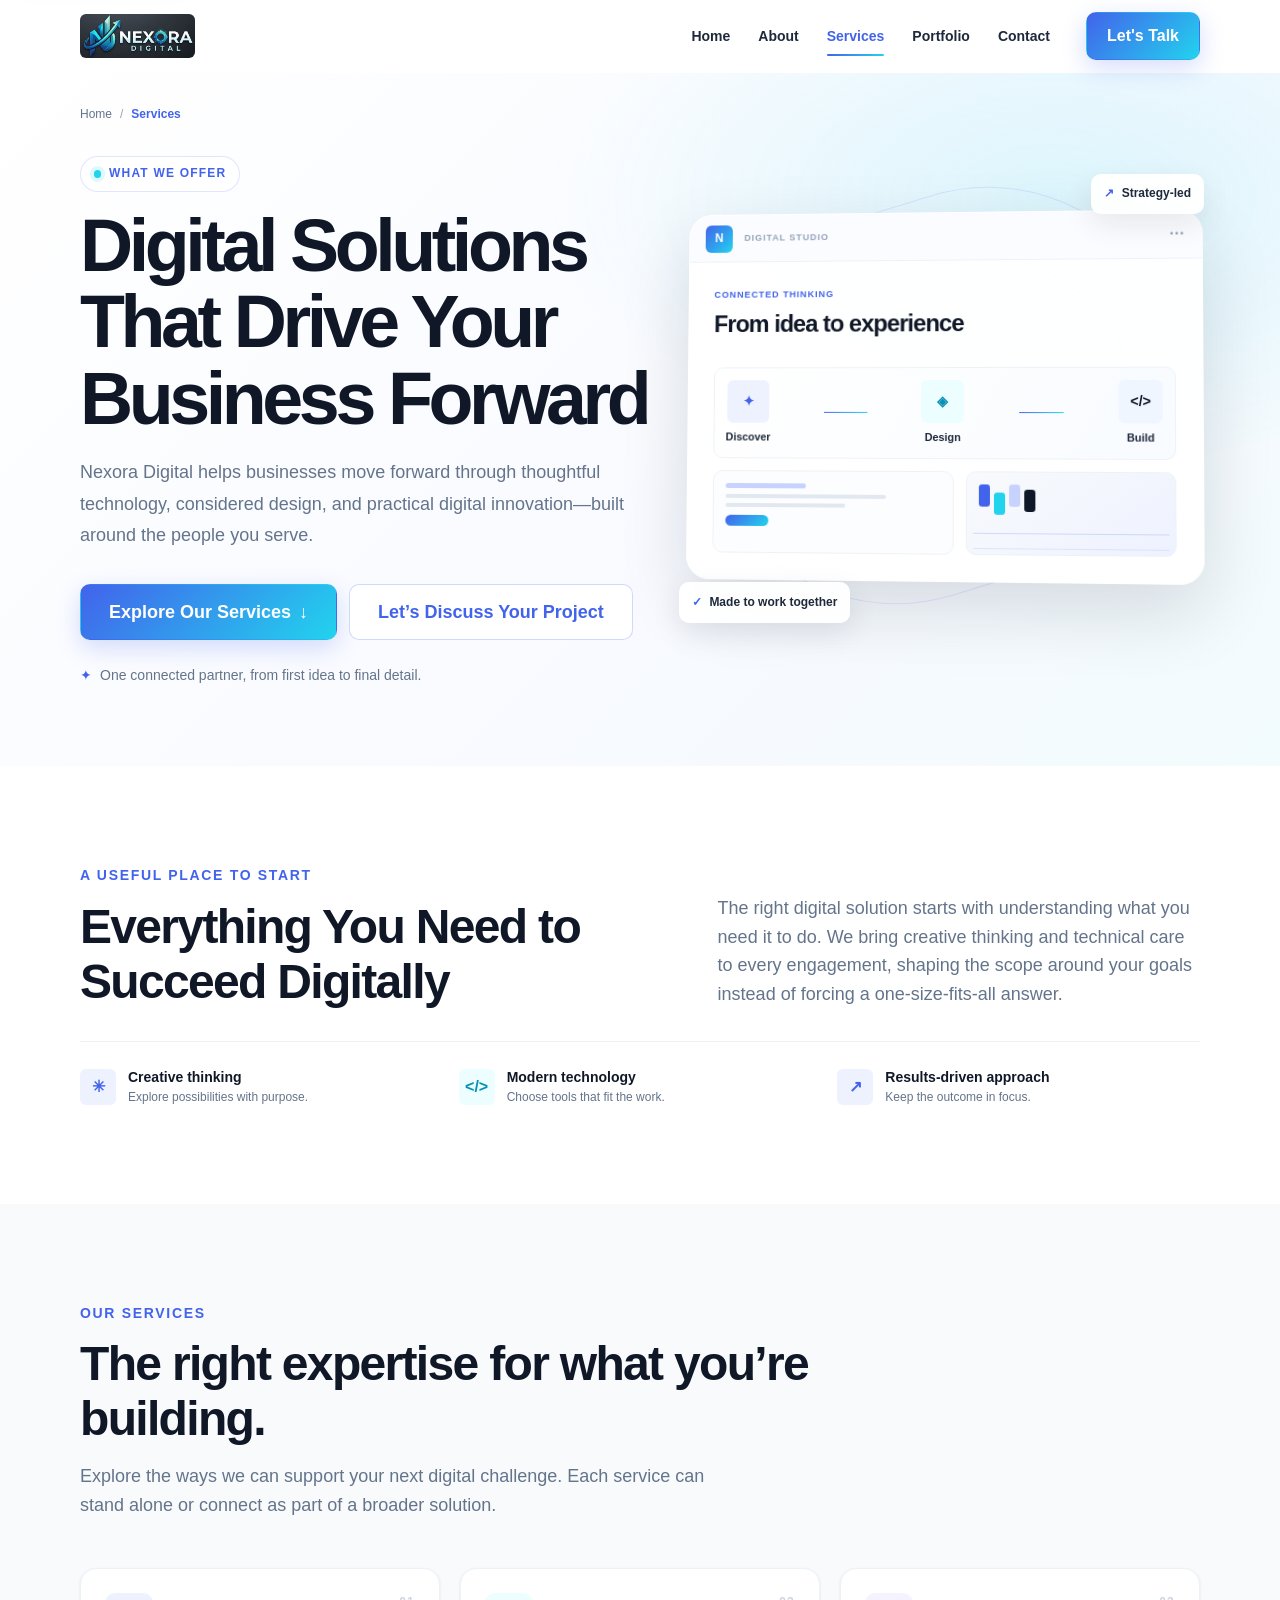
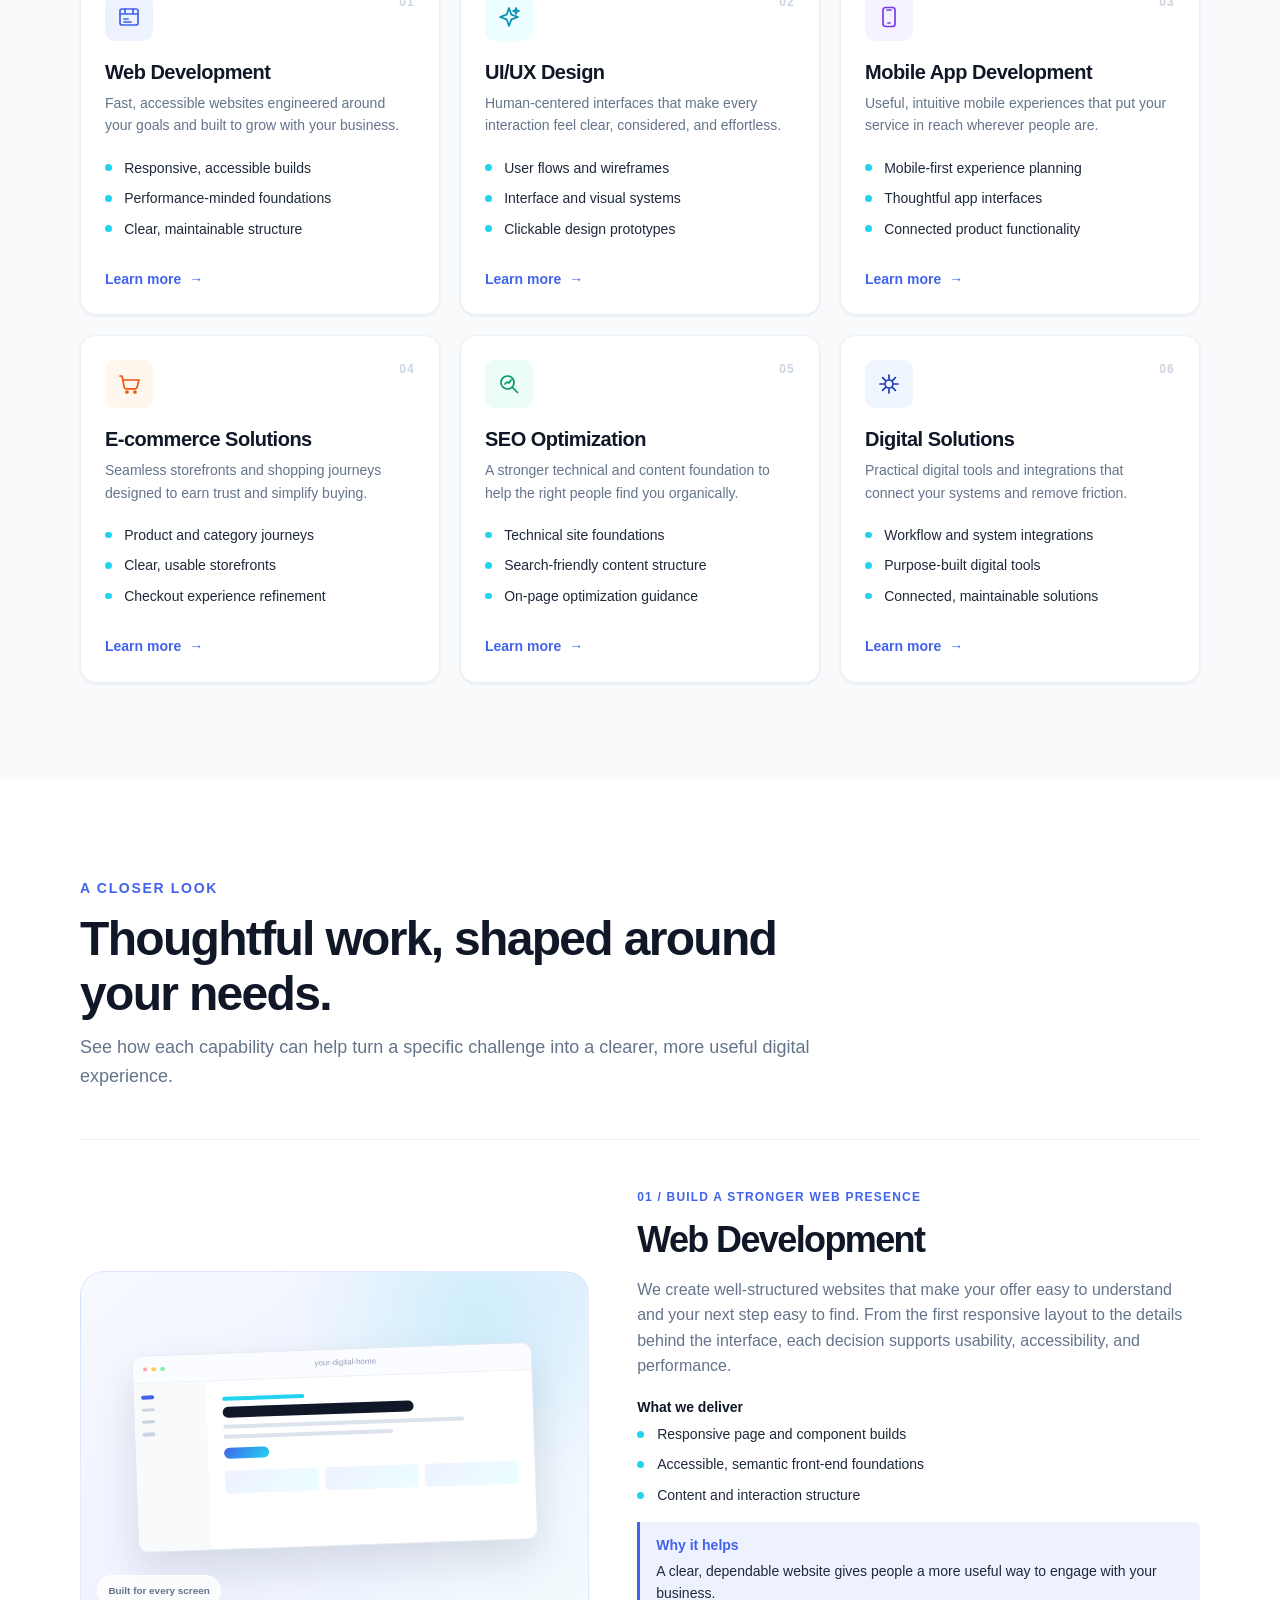
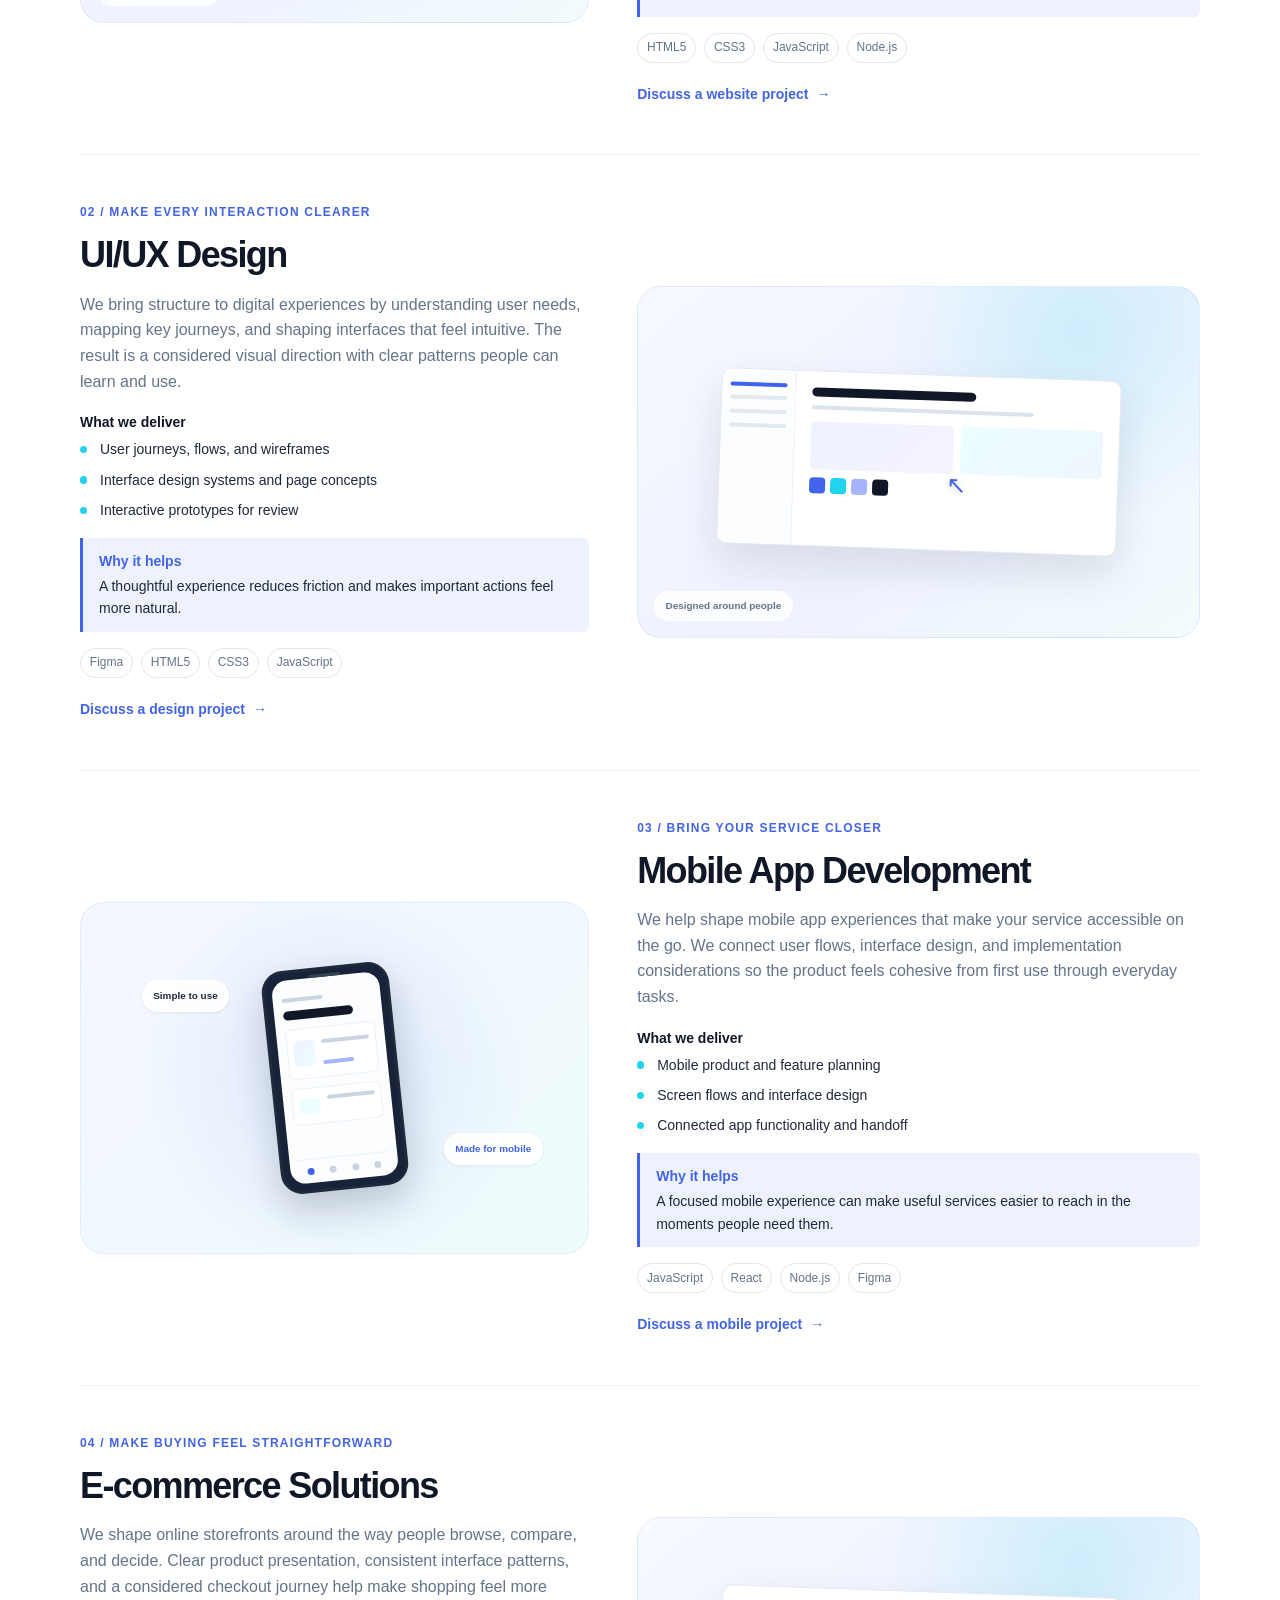
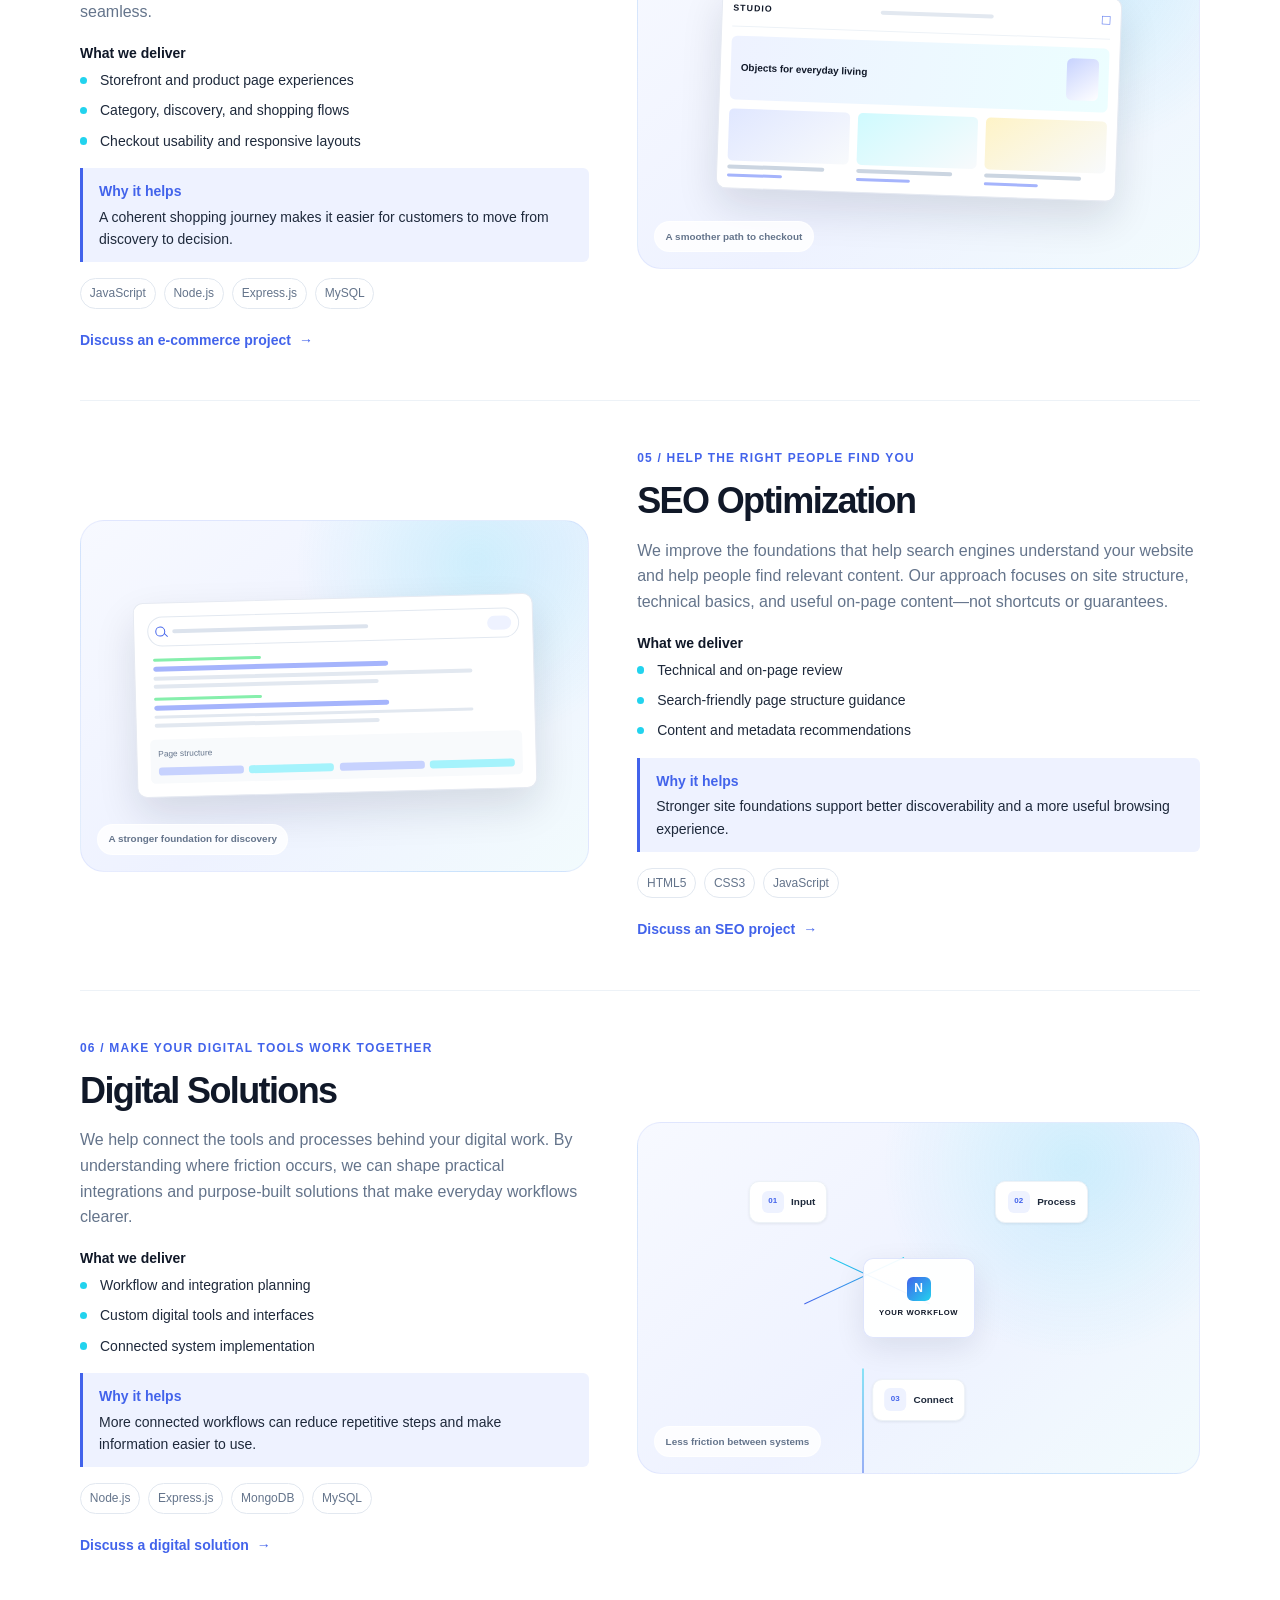
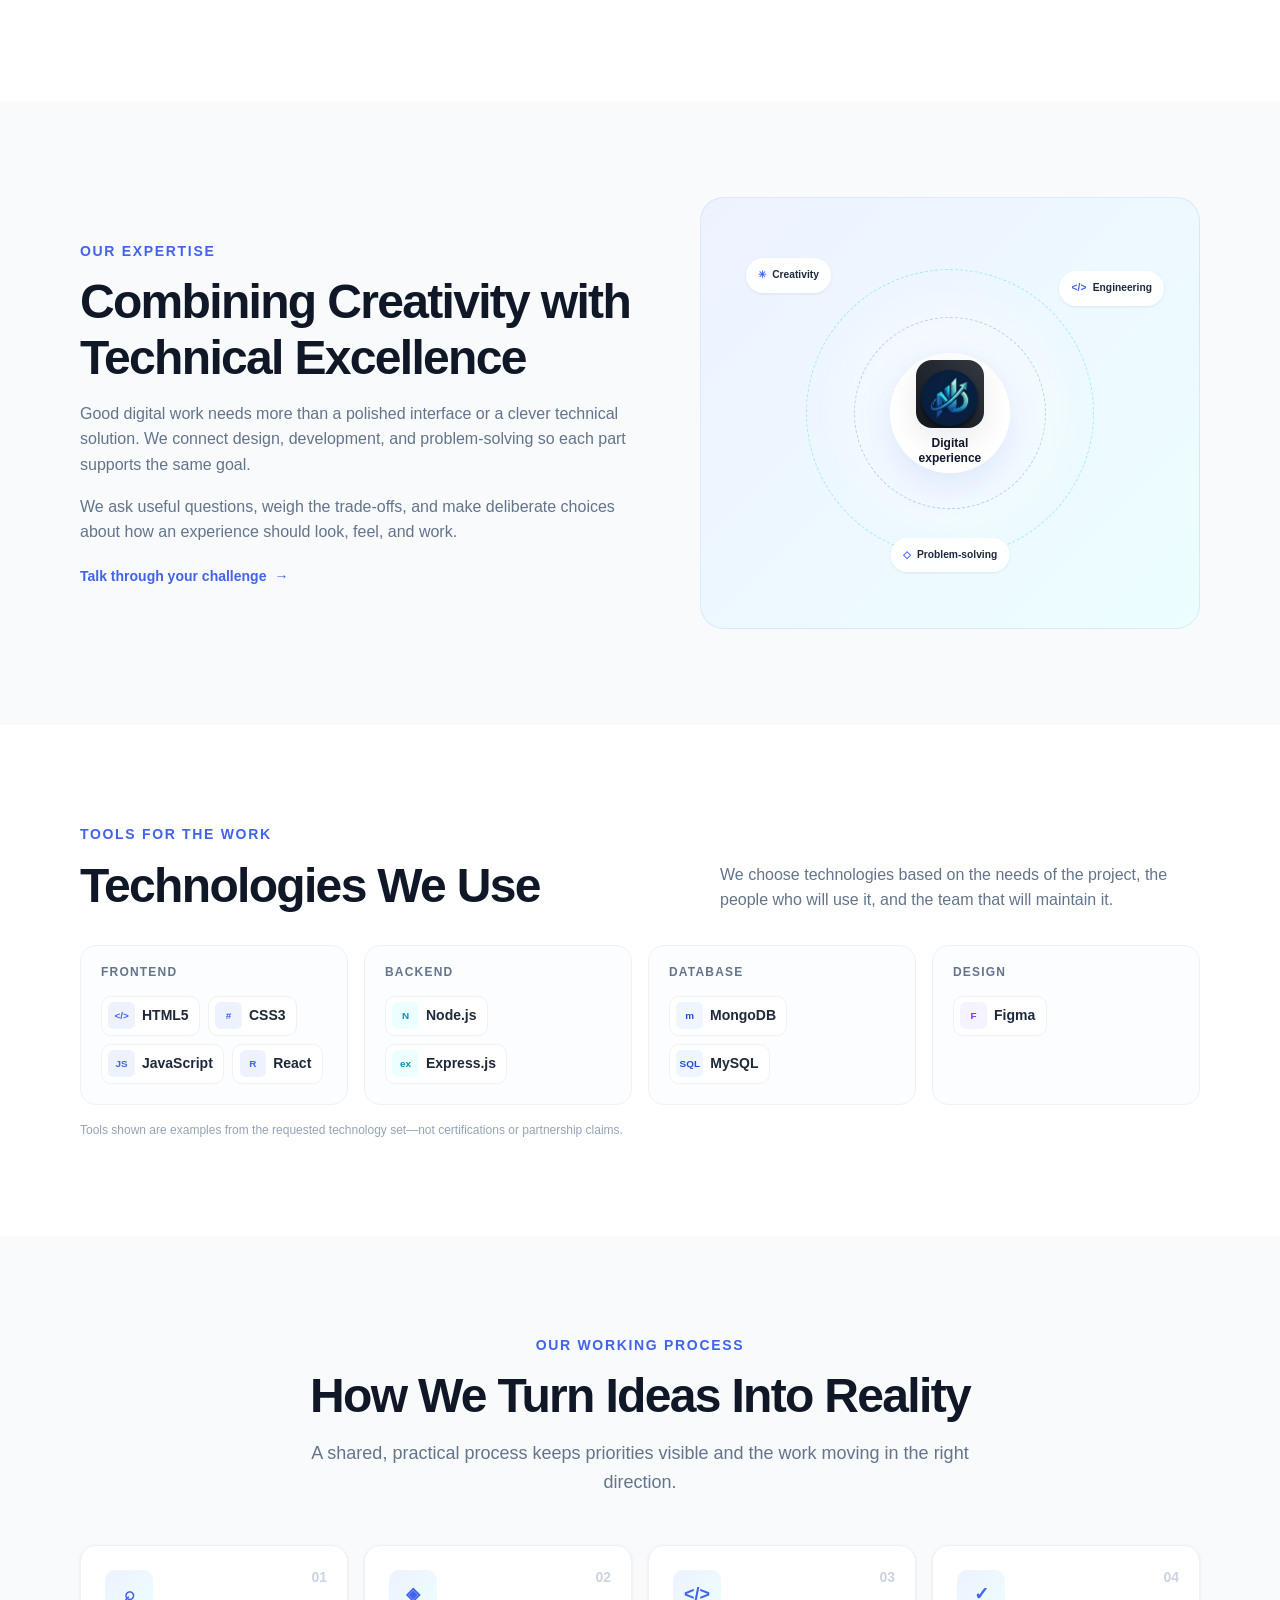
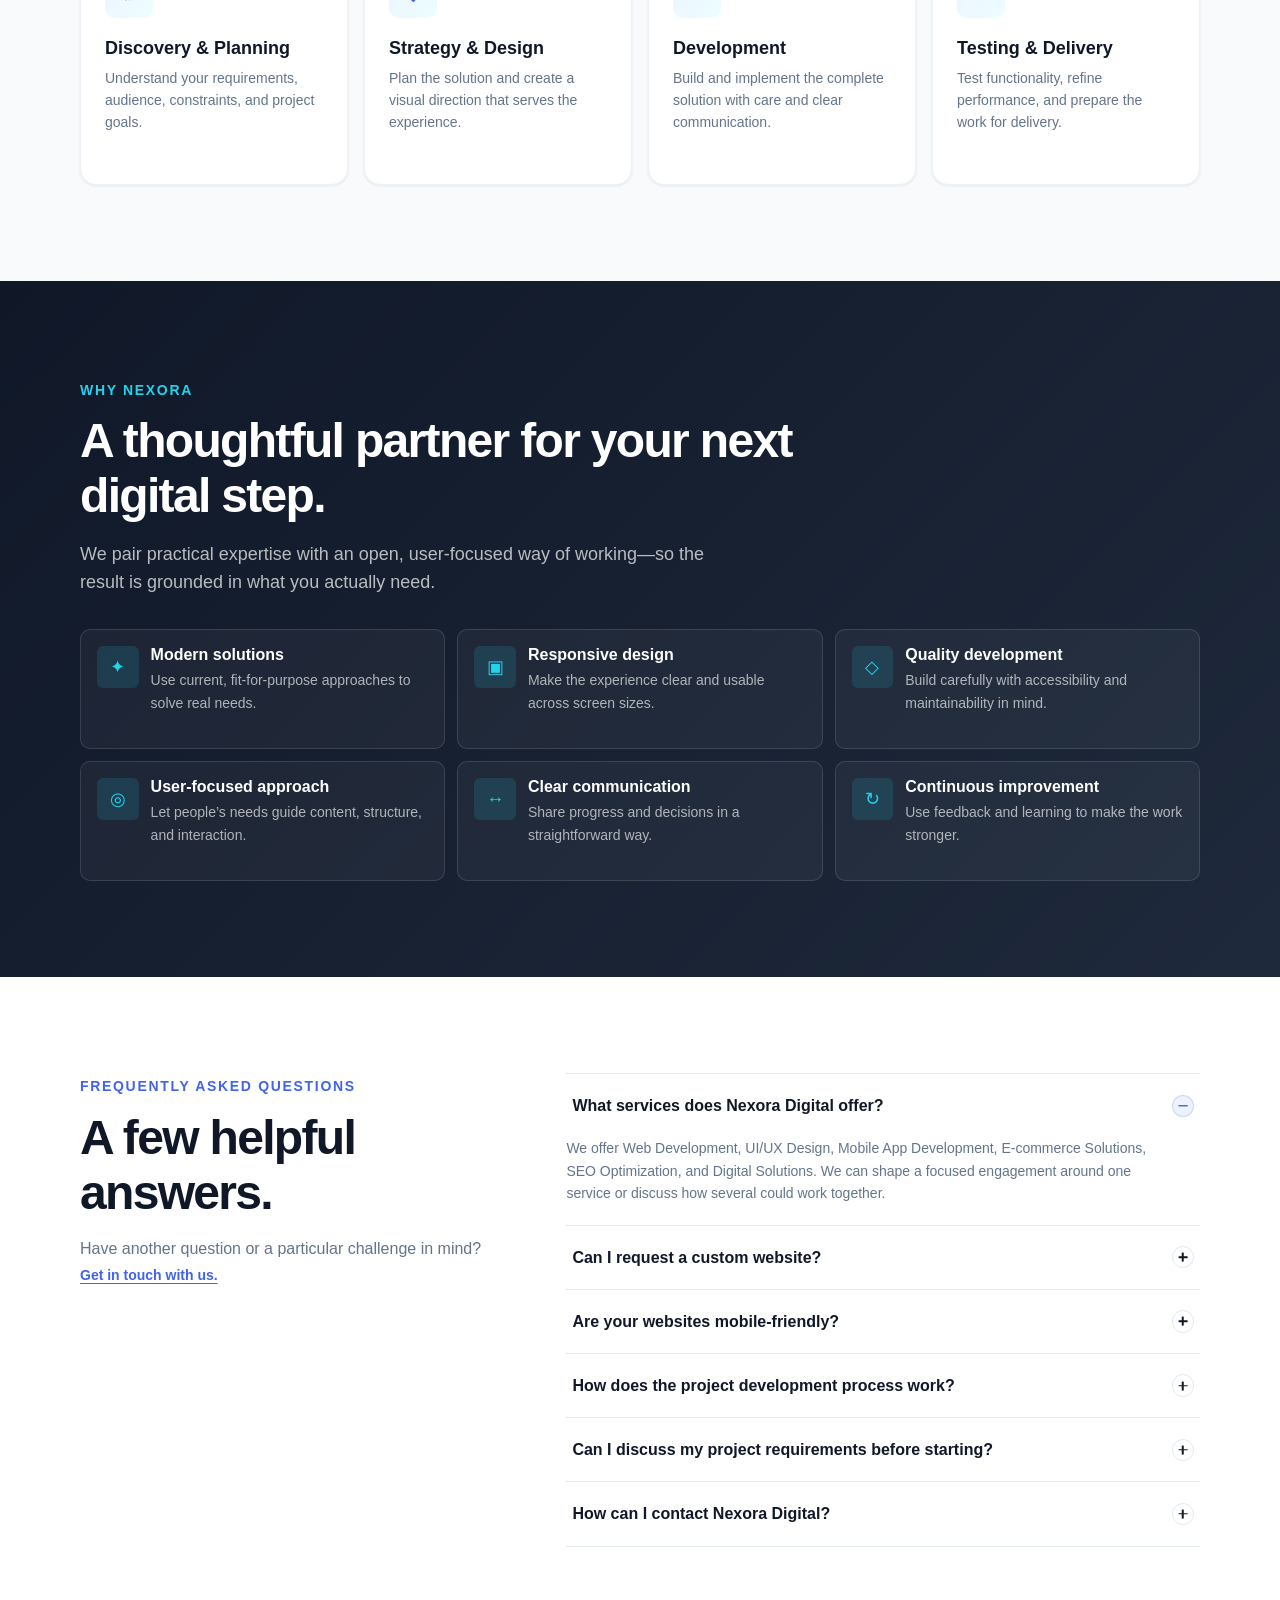
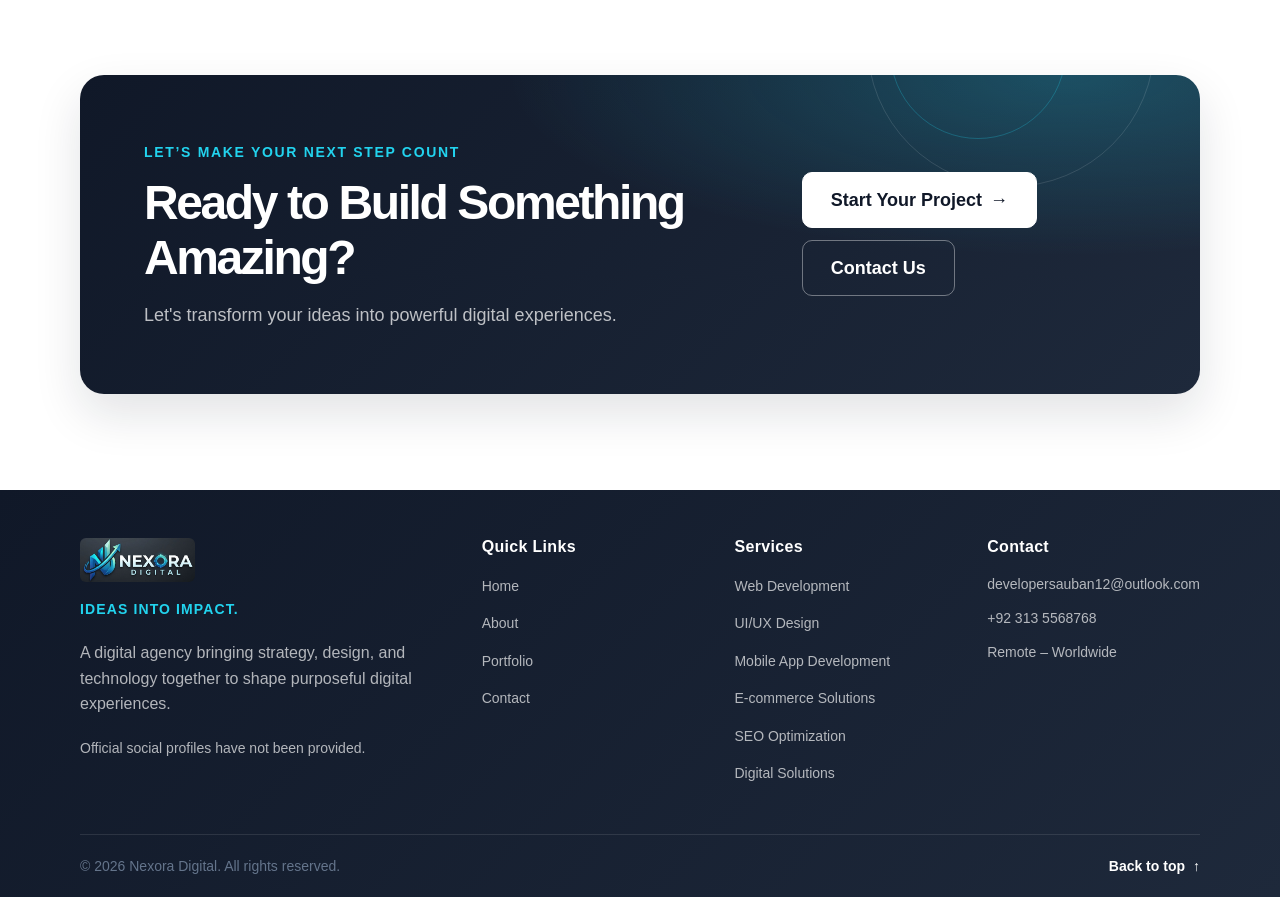
<file: services.html>
<!doctype html>
<html lang="en">
<head>
  <meta charset="utf-8">
  <meta name="viewport" content="width=device-width, initial-scale=1">
  <meta name="description" content="Explore Nexora Digital services, including web development, UI/UX design, mobile apps, e-commerce, SEO, and digital solutions.">
  <title>Digital Services | Nexora Digital</title>
  <!-- Replace this reserved .example origin with the verified production domain before launch. -->
  <link rel="canonical" href="https://nexora-digital.example/services.html">
  <meta property="og:title" content="Digital Services | Nexora Digital">
  <meta property="og:description" content="Explore Nexora Digital services, including web development, UI/UX design, mobile apps, e-commerce, SEO, and digital solutions.">
  <meta property="og:type" content="website">
  <meta property="og:url" content="https://nexora-digital.example/services.html">
  <meta property="og:site_name" content="Nexora Digital">
  <meta property="og:locale" content="en_US">
  <link rel="icon" type="image/jpeg" href="assets/icons/Icon.jpg">
  <link rel="shortcut icon" type="image/jpeg" href="assets/icons/Icon.jpg">
  <link rel="stylesheet" href="css/style.css">
  <link rel="stylesheet" href="css/responsive.css">
  <link rel="stylesheet" href="css/animations.css">
  <script src="js/main.js" defer></script>
  <script src="js/animations.js" defer></script>
</head>
<body id="top">
  <a class="skip-link" href="#main-content">Skip to main content</a>
  <header class="site-header">
    <div class="container">
      <nav class="navbar" aria-label="Primary navigation">
        <a class="brand" href="index.html" aria-label="Nexora Digital home">
          <img class="brand-logo" src="assets/images/Logo.jpg" alt="Nexora Digital" width="874" height="333">
        </a>
        <button class="nav-toggle" type="button" aria-expanded="false" aria-controls="primary-menu" aria-label="Open navigation menu">
          <span class="nav-toggle-lines" aria-hidden="true"></span>
        </button>
        <div class="nav-menu" id="primary-menu">
          <ul class="nav-list">
            <li><a class="nav-link" href="index.html">Home</a></li>
            <li><a class="nav-link" href="about.html">About</a></li>
            <li><a class="nav-link is-active" href="services.html" aria-current="page">Services</a></li>
            <li><a class="nav-link" href="portfolio.html">Portfolio</a></li>
            <li><a class="nav-link" href="contact.html">Contact</a></li>
          </ul>
          <div class="nav-actions">
            <a class="btn btn-primary" href="contact.html">Let's Talk</a>
          </div>
        </div>
      </nav>
    </div>
  </header>
  <main id="main-content">
    <section class="services-hero" aria-labelledby="services-hero-title">
      <div class="container services-hero-layout">
        <div class="services-hero-copy reveal-on-scroll">
          <nav class="breadcrumbs" aria-label="Breadcrumb">
            <ol>
              <li><a href="index.html">Home</a></li>
              <li aria-hidden="true">/</li>
              <li aria-current="page">Services</li>
            </ol>
          </nav>
          <p class="services-badge"><span aria-hidden="true"></span> What we offer</p>
          <h1 class="services-hero-title" id="services-hero-title">Digital Solutions That Drive Your Business Forward</h1>
          <p class="services-hero-description">Nexora Digital helps businesses move forward through thoughtful technology, considered design, and practical digital innovation—built around the people you serve.</p>
          <div class="services-hero-actions">
            <a class="btn btn-primary btn-lg" href="#service-grid">Explore Our Services <span aria-hidden="true">&darr;</span></a>
            <a class="btn btn-secondary btn-lg" href="contact.html">Let’s Discuss Your Project</a>
          </div>
          <p class="services-hero-note"><span aria-hidden="true">✦</span> One connected partner, from first idea to final detail.</p>
        </div>
        <div class="services-hero-visual reveal-on-scroll" role="img" aria-label="Illustration of connected digital design, development, and growth tools">
          <span class="services-hero-orbit services-hero-orbit--one" aria-hidden="true"></span>
          <span class="services-hero-orbit services-hero-orbit--two" aria-hidden="true"></span>
          <div class="services-hero-board">
            <div class="services-board-top">
              <span class="services-board-mark" aria-hidden="true">N</span>
              <span class="services-board-label">DIGITAL STUDIO</span>
              <span class="services-board-dots" aria-hidden="true">•••</span>
            </div>
            <div class="services-board-content">
              <div class="services-board-heading"><span>Connected thinking</span><strong>From idea to experience</strong></div>
              <div class="services-board-flow">
                <div class="services-flow-node"><span class="flow-node-icon flow-node-icon--blue" aria-hidden="true">✦</span><span>Discover</span></div>
                <span class="services-flow-line" aria-hidden="true"></span>
                <div class="services-flow-node"><span class="flow-node-icon flow-node-icon--cyan" aria-hidden="true">◈</span><span>Design</span></div>
                <span class="services-flow-line" aria-hidden="true"></span>
                <div class="services-flow-node"><span class="flow-node-icon flow-node-icon--navy" aria-hidden="true">&lt;/&gt;</span><span>Build</span></div>
              </div>
              <div class="services-board-bottom">
                <div class="services-board-preview">
                  <span class="preview-line preview-line--short"></span>
                  <span class="preview-line"></span>
                  <span class="preview-line preview-line--medium"></span>
                  <span class="preview-button"></span>
                </div>
                <div class="services-board-preview services-board-preview--visual">
                  <span class="preview-swatch preview-swatch--blue"></span>
                  <span class="preview-swatch preview-swatch--cyan"></span>
                  <span class="preview-swatch preview-swatch--light"></span>
                  <span class="preview-swatch preview-swatch--navy"></span>
                  <span class="preview-grid-lines"></span>
                </div>
              </div>
            </div>
          </div>
          <div class="services-float-tag services-float-tag--top"><span aria-hidden="true">↗</span> Strategy-led</div>
          <div class="services-float-tag services-float-tag--bottom"><span aria-hidden="true">✓</span> Made to work together</div>
        </div>
      </div>
    </section>

    <section class="section services-intro" aria-labelledby="services-intro-title">
      <div class="container">
        <div class="services-intro-layout">
          <div class="services-intro-copy reveal-on-scroll">
            <p class="section-eyebrow">A useful place to start</p>
            <h2 class="section-title" id="services-intro-title">Everything You Need to Succeed Digitally</h2>
          </div>
          <p class="services-intro-text reveal-on-scroll">The right digital solution starts with understanding what you need it to do. We bring creative thinking and technical care to every engagement, shaping the scope around your goals instead of forcing a one-size-fits-all answer.</p>
        </div>
        <div class="services-promise-list" aria-label="Our approach">
          <div class="services-promise reveal-on-scroll"><span aria-hidden="true">✳</span><strong>Creative thinking</strong><small>Explore possibilities with purpose.</small></div>
          <div class="services-promise reveal-on-scroll"><span aria-hidden="true">&lt;/&gt;</span><strong>Modern technology</strong><small>Choose tools that fit the work.</small></div>
          <div class="services-promise reveal-on-scroll"><span aria-hidden="true">↗</span><strong>Results-driven approach</strong><small>Keep the outcome in focus.</small></div>
        </div>
      </div>
    </section>

    <section class="section services-offerings" id="service-grid" aria-labelledby="service-grid-title">
      <div class="container">
        <div class="section-heading reveal-on-scroll">
          <p class="section-eyebrow">Our services</p>
          <h2 class="section-title" id="service-grid-title">The right expertise for what you’re building.</h2>
          <p class="section-description">Explore the ways we can support your next digital challenge. Each service can stand alone or connect as part of a broader solution.</p>
        </div>
        <div class="services-offer-grid">
          <article class="service-offer-card reveal-on-scroll">
            <div class="service-offer-top"><span class="service-icon" aria-hidden="true"><svg viewBox="0 0 24 24"><rect x="3" y="4" width="18" height="16" rx="2"/><path d="M3 9h18M8 4v5m8-5v5M7 14h4m-4 3h7"/></svg></span><span class="service-offer-index">01</span></div>
            <h3>Web Development</h3>
            <p>Fast, accessible websites engineered around your goals and built to grow with your business.</p>
            <ul class="service-card-features"><li>Responsive, accessible builds</li><li>Performance-minded foundations</li><li>Clear, maintainable structure</li></ul>
            <a class="text-link" href="#service-web-development">Learn more <span aria-hidden="true">&rarr;</span></a>
          </article>
          <article class="service-offer-card reveal-on-scroll">
            <div class="service-offer-top"><span class="service-icon service-icon--cyan" aria-hidden="true"><svg viewBox="0 0 24 24"><path d="M12 3 14.4 9.6 21 12l-6.6 2.4L12 21l-2.4-6.6L3 12l6.6-2.4L12 3Z"/><path d="m19 3 .8 2.2L22 6l-2.2.8L19 9l-.8-2.2L16 6l2.2-.8L19 3Z"/></svg></span><span class="service-offer-index">02</span></div>
            <h3>UI/UX Design</h3>
            <p>Human-centered interfaces that make every interaction feel clear, considered, and effortless.</p>
            <ul class="service-card-features"><li>User flows and wireframes</li><li>Interface and visual systems</li><li>Clickable design prototypes</li></ul>
            <a class="text-link" href="#service-ui-ux-design">Learn more <span aria-hidden="true">&rarr;</span></a>
          </article>
          <article class="service-offer-card reveal-on-scroll">
            <div class="service-offer-top"><span class="service-icon service-icon--purple" aria-hidden="true"><svg viewBox="0 0 24 24"><rect x="6" y="2.5" width="12" height="19" rx="2.5"/><path d="M10 5h4m-3 13h2"/></svg></span><span class="service-offer-index">03</span></div>
            <h3>Mobile App Development</h3>
            <p>Useful, intuitive mobile experiences that put your service in reach wherever people are.</p>
            <ul class="service-card-features"><li>Mobile-first experience planning</li><li>Thoughtful app interfaces</li><li>Connected product functionality</li></ul>
            <a class="text-link" href="#service-mobile-app-development">Learn more <span aria-hidden="true">&rarr;</span></a>
          </article>
          <article class="service-offer-card reveal-on-scroll">
            <div class="service-offer-top"><span class="service-icon service-icon--orange" aria-hidden="true"><svg viewBox="0 0 24 24"><path d="M3 4h2l2.2 11.2a2 2 0 0 0 2 1.6h8.9a2 2 0 0 0 2-1.6L22 8H6"/><circle cx="10" cy="20" r="1"/><circle cx="18" cy="20" r="1"/></svg></span><span class="service-offer-index">04</span></div>
            <h3>E-commerce Solutions</h3>
            <p>Seamless storefronts and shopping journeys designed to earn trust and simplify buying.</p>
            <ul class="service-card-features"><li>Product and category journeys</li><li>Clear, usable storefronts</li><li>Checkout experience refinement</li></ul>
            <a class="text-link" href="#service-e-commerce-solutions">Learn more <span aria-hidden="true">&rarr;</span></a>
          </article>
          <article class="service-offer-card reveal-on-scroll">
            <div class="service-offer-top"><span class="service-icon service-icon--green" aria-hidden="true"><svg viewBox="0 0 24 24"><circle cx="10.5" cy="10.5" r="6.5"/><path d="m15.5 15.5 5 5M8 12l2-2 2 1 2-3"/></svg></span><span class="service-offer-index">05</span></div>
            <h3>SEO Optimization</h3>
            <p>A stronger technical and content foundation to help the right people find you organically.</p>
            <ul class="service-card-features"><li>Technical site foundations</li><li>Search-friendly content structure</li><li>On-page optimization guidance</li></ul>
            <a class="text-link" href="#service-seo-optimization">Learn more <span aria-hidden="true">&rarr;</span></a>
          </article>
          <article class="service-offer-card reveal-on-scroll">
            <div class="service-offer-top"><span class="service-icon service-icon--navy" aria-hidden="true"><svg viewBox="0 0 24 24"><path d="M12 3v4m0 10v4M3 12h4m10 0h4M5.6 5.6l2.8 2.8m7.2 7.2 2.8 2.8m0-12.8-2.8 2.8m-7.2 7.2-2.8 2.8"/><circle cx="12" cy="12" r="4"/></svg></span><span class="service-offer-index">06</span></div>
            <h3>Digital Solutions</h3>
            <p>Practical digital tools and integrations that connect your systems and remove friction.</p>
            <ul class="service-card-features"><li>Workflow and system integrations</li><li>Purpose-built digital tools</li><li>Connected, maintainable solutions</li></ul>
            <a class="text-link" href="#service-digital-solutions">Learn more <span aria-hidden="true">&rarr;</span></a>
          </article>
        </div>
      </div>
    </section>

    <section class="services-detail-section" aria-label="Service details">
      <div class="container">
        <div class="services-detail-intro reveal-on-scroll">
          <p class="section-eyebrow">A closer look</p>
          <h2 class="section-title">Thoughtful work, shaped around your needs.</h2>
          <p>See how each capability can help turn a specific challenge into a clearer, more useful digital experience.</p>
        </div>

        <article class="services-detail" id="service-web-development">
          <div class="service-detail-visual reveal-on-scroll" role="img" aria-label="Illustration of a responsive website layout">
            <div class="website-mockup">
              <div class="mockup-toolbar"><i></i><i></i><i></i><span>your-digital-home</span></div>
              <div class="website-mockup-body"><div class="mockup-sidebar"><i></i><i></i><i></i><i></i></div><div class="mockup-page"><span class="mockup-eyebrow"></span><span class="mockup-heading"></span><span class="mockup-copy"></span><span class="mockup-copy mockup-copy--short"></span><span class="mockup-cta"></span><span class="mockup-panels"><i></i><i></i><i></i></span></div></div>
            </div>
            <span class="visual-caption">Built for every screen</span>
          </div>
          <div class="service-detail-copy reveal-on-scroll">
            <p class="service-detail-number">01 / Build a stronger web presence</p>
            <h2>Web Development</h2>
            <p>We create well-structured websites that make your offer easy to understand and your next step easy to find. From the first responsive layout to the details behind the interface, each decision supports usability, accessibility, and performance.</p>
            <div class="service-detail-block"><h3>What we deliver</h3><ul><li>Responsive page and component builds</li><li>Accessible, semantic front-end foundations</li><li>Content and interaction structure</li></ul></div>
            <p class="service-benefit"><strong>Why it helps</strong> A clear, dependable website gives people a more useful way to engage with your business.</p>
            <div class="service-tools"><span>HTML5</span><span>CSS3</span><span>JavaScript</span><span>Node.js</span></div>
            <a class="text-link" href="contact.html">Discuss a website project <span aria-hidden="true">&rarr;</span></a>
          </div>
        </article>

        <article class="services-detail services-detail--reverse" id="service-ui-ux-design">
          <div class="service-detail-visual service-detail-visual--design reveal-on-scroll" role="img" aria-label="Illustration of interface wireframes, colors, and design components">
            <div class="design-canvas"><div class="design-canvas-sidebar"><span></span><span></span><span></span><span></span></div><div class="design-canvas-main"><span class="design-canvas-title"></span><span class="design-canvas-copy"></span><div class="design-canvas-cards"><i></i><i></i></div><div class="design-canvas-palette"><i></i><i></i><i></i><i></i></div></div><span class="design-cursor" aria-hidden="true">↖</span></div>
            <span class="visual-caption">Designed around people</span>
          </div>
          <div class="service-detail-copy reveal-on-scroll">
            <p class="service-detail-number">02 / Make every interaction clearer</p>
            <h2>UI/UX Design</h2>
            <p>We bring structure to digital experiences by understanding user needs, mapping key journeys, and shaping interfaces that feel intuitive. The result is a considered visual direction with clear patterns people can learn and use.</p>
            <div class="service-detail-block"><h3>What we deliver</h3><ul><li>User journeys, flows, and wireframes</li><li>Interface design systems and page concepts</li><li>Interactive prototypes for review</li></ul></div>
            <p class="service-benefit"><strong>Why it helps</strong> A thoughtful experience reduces friction and makes important actions feel more natural.</p>
            <div class="service-tools"><span>Figma</span><span>HTML5</span><span>CSS3</span><span>JavaScript</span></div>
            <a class="text-link" href="contact.html">Discuss a design project <span aria-hidden="true">&rarr;</span></a>
          </div>
        </article>

        <article class="services-detail" id="service-mobile-app-development">
          <div class="service-detail-visual service-detail-visual--mobile reveal-on-scroll" role="img" aria-label="Illustration of a mobile app interface on a smartphone">
            <div class="phone-mockup"><span class="phone-speaker"></span><div class="phone-screen"><span class="phone-greeting"></span><span class="phone-title"></span><div class="phone-feature"><i></i><span></span><b></b></div><div class="phone-feature phone-feature--small"><i></i><span></span></div><div class="phone-nav"><i></i><i></i><i></i><i></i></div></div></div>
            <span class="mobile-float mobile-float--one">Simple to use</span><span class="mobile-float mobile-float--two">Made for mobile</span>
          </div>
          <div class="service-detail-copy reveal-on-scroll">
            <p class="service-detail-number">03 / Bring your service closer</p>
            <h2>Mobile App Development</h2>
            <p>We help shape mobile app experiences that make your service accessible on the go. We connect user flows, interface design, and implementation considerations so the product feels cohesive from first use through everyday tasks.</p>
            <div class="service-detail-block"><h3>What we deliver</h3><ul><li>Mobile product and feature planning</li><li>Screen flows and interface design</li><li>Connected app functionality and handoff</li></ul></div>
            <p class="service-benefit"><strong>Why it helps</strong> A focused mobile experience can make useful services easier to reach in the moments people need them.</p>
            <div class="service-tools"><span>JavaScript</span><span>React</span><span>Node.js</span><span>Figma</span></div>
            <a class="text-link" href="contact.html">Discuss a mobile project <span aria-hidden="true">&rarr;</span></a>
          </div>
        </article>

        <article class="services-detail services-detail--reverse" id="service-e-commerce-solutions">
          <div class="service-detail-visual service-detail-visual--commerce reveal-on-scroll" role="img" aria-label="Illustration of an online storefront and product cards">
            <div class="commerce-mockup"><div class="commerce-top"><span class="commerce-brand">STUDIO</span><span class="commerce-nav-lines"></span><span class="commerce-bag" aria-hidden="true">□</span></div><div class="commerce-banner"><span>Objects for everyday living</span><i></i></div><div class="commerce-products"><div><span class="commerce-product-image commerce-product-image--one"></span><i></i><b></b></div><div><span class="commerce-product-image commerce-product-image--two"></span><i></i><b></b></div><div><span class="commerce-product-image commerce-product-image--three"></span><i></i><b></b></div></div></div>
            <span class="visual-caption">A smoother path to checkout</span>
          </div>
          <div class="service-detail-copy reveal-on-scroll">
            <p class="service-detail-number">04 / Make buying feel straightforward</p>
            <h2>E-commerce Solutions</h2>
            <p>We shape online storefronts around the way people browse, compare, and decide. Clear product presentation, consistent interface patterns, and a considered checkout journey help make shopping feel more seamless.</p>
            <div class="service-detail-block"><h3>What we deliver</h3><ul><li>Storefront and product page experiences</li><li>Category, discovery, and shopping flows</li><li>Checkout usability and responsive layouts</li></ul></div>
            <p class="service-benefit"><strong>Why it helps</strong> A coherent shopping journey makes it easier for customers to move from discovery to decision.</p>
            <div class="service-tools"><span>JavaScript</span><span>Node.js</span><span>Express.js</span><span>MySQL</span></div>
            <a class="text-link" href="contact.html">Discuss an e-commerce project <span aria-hidden="true">&rarr;</span></a>
          </div>
        </article>

        <article class="services-detail" id="service-seo-optimization">
          <div class="service-detail-visual service-detail-visual--seo reveal-on-scroll" role="img" aria-label="Illustration of search structure and technical site signals">
            <div class="seo-mockup"><div class="seo-search"><span class="seo-search-icon" aria-hidden="true"></span><span></span><span class="seo-search-action"></span></div><div class="seo-result"><i></i><b></b><span></span><span></span></div><div class="seo-result seo-result--second"><i></i><b></b><span></span><span></span></div><div class="seo-structure"><span>Page structure</span><div><i></i><i></i><i></i><i></i></div></div></div>
            <span class="visual-caption">A stronger foundation for discovery</span>
          </div>
          <div class="service-detail-copy reveal-on-scroll">
            <p class="service-detail-number">05 / Help the right people find you</p>
            <h2>SEO Optimization</h2>
            <p>We improve the foundations that help search engines understand your website and help people find relevant content. Our approach focuses on site structure, technical basics, and useful on-page content—not shortcuts or guarantees.</p>
            <div class="service-detail-block"><h3>What we deliver</h3><ul><li>Technical and on-page review</li><li>Search-friendly page structure guidance</li><li>Content and metadata recommendations</li></ul></div>
            <p class="service-benefit"><strong>Why it helps</strong> Stronger site foundations support better discoverability and a more useful browsing experience.</p>
            <div class="service-tools"><span>HTML5</span><span>CSS3</span><span>JavaScript</span></div>
            <a class="text-link" href="contact.html">Discuss an SEO project <span aria-hidden="true">&rarr;</span></a>
          </div>
        </article>

        <article class="services-detail services-detail--reverse" id="service-digital-solutions">
          <div class="service-detail-visual service-detail-visual--systems reveal-on-scroll" role="img" aria-label="Illustration of connected systems and digital workflows">
            <div class="systems-map"><div class="system-center"><span aria-hidden="true">N</span><b>YOUR WORKFLOW</b></div><div class="system-node system-node--one"><i>01</i><b>Input</b></div><div class="system-node system-node--two"><i>02</i><b>Process</b></div><div class="system-node system-node--three"><i>03</i><b>Connect</b></div><span class="system-connector system-connector--one"></span><span class="system-connector system-connector--two"></span><span class="system-connector system-connector--three"></span></div>
            <span class="visual-caption">Less friction between systems</span>
          </div>
          <div class="service-detail-copy reveal-on-scroll">
            <p class="service-detail-number">06 / Make your digital tools work together</p>
            <h2>Digital Solutions</h2>
            <p>We help connect the tools and processes behind your digital work. By understanding where friction occurs, we can shape practical integrations and purpose-built solutions that make everyday workflows clearer.</p>
            <div class="service-detail-block"><h3>What we deliver</h3><ul><li>Workflow and integration planning</li><li>Custom digital tools and interfaces</li><li>Connected system implementation</li></ul></div>
            <p class="service-benefit"><strong>Why it helps</strong> More connected workflows can reduce repetitive steps and make information easier to use.</p>
            <div class="service-tools"><span>Node.js</span><span>Express.js</span><span>MongoDB</span><span>MySQL</span></div>
            <a class="text-link" href="contact.html">Discuss a digital solution <span aria-hidden="true">&rarr;</span></a>
          </div>
        </article>
      </div>
    </section>

    <section class="section services-expertise" aria-labelledby="services-expertise-title">
      <div class="container services-expertise-layout">
        <div class="services-expertise-copy reveal-on-scroll">
          <p class="section-eyebrow">Our expertise</p>
          <h2 class="section-title" id="services-expertise-title">Combining Creativity with Technical Excellence</h2>
          <p>Good digital work needs more than a polished interface or a clever technical solution. We connect design, development, and problem-solving so each part supports the same goal.</p>
          <p>We ask useful questions, weigh the trade-offs, and make deliberate choices about how an experience should look, feel, and work.</p>
          <a class="text-link" href="contact.html">Talk through your challenge <span aria-hidden="true">&rarr;</span></a>
        </div>
        <div class="expertise-diagram reveal-on-scroll" role="img" aria-label="Creativity, engineering, and problem-solving combine to form a digital experience">
          <span class="expertise-ring expertise-ring--outer" aria-hidden="true"></span><span class="expertise-ring expertise-ring--inner" aria-hidden="true"></span>
          <div class="expertise-core"><img class="brand-illustration-icon" src="assets/icons/Icon.jpg" alt="" width="289" height="324" aria-hidden="true"><strong>Digital<br>experience</strong></div>
          <div class="expertise-node expertise-node--creative"><span aria-hidden="true">✳</span> Creativity</div>
          <div class="expertise-node expertise-node--technical"><span aria-hidden="true">&lt;/&gt;</span> Engineering</div>
          <div class="expertise-node expertise-node--solve"><span aria-hidden="true">◇</span> Problem-solving</div>
        </div>
      </div>
    </section>

    <section class="section technology-section" aria-labelledby="technology-title">
      <div class="container">
        <div class="technology-heading reveal-on-scroll">
          <div><p class="section-eyebrow">Tools for the work</p><h2 class="section-title" id="technology-title">Technologies We Use</h2></div>
          <p>We choose technologies based on the needs of the project, the people who will use it, and the team that will maintain it.</p>
        </div>
        <div class="technology-groups">
          <div class="technology-group reveal-on-scroll"><h3>Frontend</h3><div class="technology-list"><span class="technology-chip"><i>&lt;/&gt;</i>HTML5</span><span class="technology-chip"><i>#</i>CSS3</span><span class="technology-chip"><i>JS</i>JavaScript</span><span class="technology-chip"><i>R</i>React</span></div></div>
          <div class="technology-group reveal-on-scroll"><h3>Backend</h3><div class="technology-list"><span class="technology-chip"><i>N</i>Node.js</span><span class="technology-chip"><i>ex</i>Express.js</span></div></div>
          <div class="technology-group reveal-on-scroll"><h3>Database</h3><div class="technology-list"><span class="technology-chip"><i>m</i>MongoDB</span><span class="technology-chip"><i>SQL</i>MySQL</span></div></div>
          <div class="technology-group reveal-on-scroll"><h3>Design</h3><div class="technology-list"><span class="technology-chip"><i>F</i>Figma</span></div></div>
        </div>
        <p class="technology-note">Tools shown are examples from the requested technology set—not certifications or partnership claims.</p>
      </div>
    </section>

    <section class="section services-process" aria-labelledby="services-process-title">
      <div class="container">
        <div class="section-heading section-heading--center reveal-on-scroll">
          <p class="section-eyebrow">Our working process</p>
          <h2 class="section-title" id="services-process-title">How We Turn Ideas Into Reality</h2>
          <p class="section-description">A shared, practical process keeps priorities visible and the work moving in the right direction.</p>
        </div>
        <ol class="services-process-grid">
          <li class="services-process-card reveal-on-scroll"><span class="services-process-number">01</span><span class="services-process-icon" aria-hidden="true">⌕</span><h3>Discovery &amp; Planning</h3><p>Understand your requirements, audience, constraints, and project goals.</p></li>
          <li class="services-process-card reveal-on-scroll"><span class="services-process-number">02</span><span class="services-process-icon" aria-hidden="true">◈</span><h3>Strategy &amp; Design</h3><p>Plan the solution and create a visual direction that serves the experience.</p></li>
          <li class="services-process-card reveal-on-scroll"><span class="services-process-number">03</span><span class="services-process-icon" aria-hidden="true">&lt;/&gt;</span><h3>Development</h3><p>Build and implement the complete solution with care and clear communication.</p></li>
          <li class="services-process-card reveal-on-scroll"><span class="services-process-number">04</span><span class="services-process-icon" aria-hidden="true">✓</span><h3>Testing &amp; Delivery</h3><p>Test functionality, refine performance, and prepare the work for delivery.</p></li>
        </ol>
      </div>
    </section>

    <section class="section services-why" aria-labelledby="services-why-title">
      <div class="container">
        <div class="services-why-heading reveal-on-scroll"><p class="section-eyebrow">Why Nexora</p><h2 class="section-title" id="services-why-title">A thoughtful partner for your next digital step.</h2><p>We pair practical expertise with an open, user-focused way of working—so the result is grounded in what you actually need.</p></div>
        <div class="services-why-grid">
          <article class="services-why-item reveal-on-scroll"><span aria-hidden="true">✦</span><div><h3>Modern solutions</h3><p>Use current, fit-for-purpose approaches to solve real needs.</p></div></article>
          <article class="services-why-item reveal-on-scroll"><span aria-hidden="true">▣</span><div><h3>Responsive design</h3><p>Make the experience clear and usable across screen sizes.</p></div></article>
          <article class="services-why-item reveal-on-scroll"><span aria-hidden="true">◇</span><div><h3>Quality development</h3><p>Build carefully with accessibility and maintainability in mind.</p></div></article>
          <article class="services-why-item reveal-on-scroll"><span aria-hidden="true">◎</span><div><h3>User-focused approach</h3><p>Let people’s needs guide content, structure, and interaction.</p></div></article>
          <article class="services-why-item reveal-on-scroll"><span aria-hidden="true">↔</span><div><h3>Clear communication</h3><p>Share progress and decisions in a straightforward way.</p></div></article>
          <article class="services-why-item reveal-on-scroll"><span aria-hidden="true">↻</span><div><h3>Continuous improvement</h3><p>Use feedback and learning to make the work stronger.</p></div></article>
        </div>
      </div>
    </section>

    <section class="section services-faq-section" aria-labelledby="services-faq-title">
      <div class="container services-faq-layout">
        <div class="services-faq-intro reveal-on-scroll"><p class="section-eyebrow">Frequently asked questions</p><h2 class="section-title" id="services-faq-title">A few helpful answers.</h2><p>Have another question or a particular challenge in mind? <a class="inline-link" href="contact.html">Get in touch with us.</a></p></div>
        <div class="faq-list services-faq-list reveal-on-scroll">
          <article class="faq-item services-faq-item"><h3><button class="faq-question" type="button" aria-expanded="true" aria-controls="services-faq-answer-1">What services does Nexora Digital offer?<span class="faq-plus" aria-hidden="true"></span></button></h3><div class="faq-answer services-faq-answer" id="services-faq-answer-1"><p>We offer Web Development, UI/UX Design, Mobile App Development, E-commerce Solutions, SEO Optimization, and Digital Solutions. We can shape a focused engagement around one service or discuss how several could work together.</p></div></article>
          <article class="faq-item services-faq-item"><h3><button class="faq-question" type="button" aria-expanded="false" aria-controls="services-faq-answer-2">Can I request a custom website?<span class="faq-plus" aria-hidden="true"></span></button></h3><div class="faq-answer services-faq-answer" id="services-faq-answer-2" hidden><p>Yes. We can discuss your goals, content, audience, and requirements, then shape a website approach around your needs.</p></div></article>
          <article class="faq-item services-faq-item"><h3><button class="faq-question" type="button" aria-expanded="false" aria-controls="services-faq-answer-3">Are your websites mobile-friendly?<span class="faq-plus" aria-hidden="true"></span></button></h3><div class="faq-answer services-faq-answer" id="services-faq-answer-3" hidden><p>Responsive behavior is part of our web design and development approach, helping pages adapt to different screen sizes and input methods.</p></div></article>
          <article class="faq-item services-faq-item"><h3><button class="faq-question" type="button" aria-expanded="false" aria-controls="services-faq-answer-4">How does the project development process work?<span class="faq-plus" aria-hidden="true"></span></button></h3><div class="faq-answer services-faq-answer" id="services-faq-answer-4" hidden><p>We start by understanding your requirements and goals, plan the strategy and design, develop the solution, then test and prepare it for delivery.</p></div></article>
          <article class="faq-item services-faq-item"><h3><button class="faq-question" type="button" aria-expanded="false" aria-controls="services-faq-answer-5">Can I discuss my project requirements before starting?<span class="faq-plus" aria-hidden="true"></span></button></h3><div class="faq-answer services-faq-answer" id="services-faq-answer-5" hidden><p>Absolutely. Use the contact links to start a conversation about the challenge, possible scope, and next steps before deciding how to proceed.</p></div></article>
          <article class="faq-item services-faq-item"><h3><button class="faq-question" type="button" aria-expanded="false" aria-controls="services-faq-answer-6">How can I contact Nexora Digital?<span class="faq-plus" aria-hidden="true"></span></button></h3><div class="faq-answer services-faq-answer" id="services-faq-answer-6" hidden><p>Visit our <a class="inline-link" href="contact.html">Contact page</a> to reach out about your project.</p></div></article>
        </div>
      </div>
    </section>

    <section class="services-final-cta" aria-labelledby="services-cta-title">
      <div class="container">
        <div class="services-cta-panel reveal-on-scroll">
          <div class="services-cta-copy"><p class="section-eyebrow">Let’s make your next step count</p><h2 id="services-cta-title">Ready to Build Something Amazing?</h2><p>Let's transform your ideas into powerful digital experiences.</p></div>
          <div class="services-cta-actions"><a class="btn btn-white btn-lg" href="contact.html">Start Your Project <span aria-hidden="true">&rarr;</span></a><a class="btn btn-outline-light btn-lg" href="contact.html">Contact Us</a></div>
          <span class="services-cta-orbit services-cta-orbit--one" aria-hidden="true"></span><span class="services-cta-orbit services-cta-orbit--two" aria-hidden="true"></span>
        </div>
      </div>
    </section>
  </main>
  <footer class="site-footer">
    <div class="container">
      <div class="footer-main">
        <div class="footer-brand">
          <a class="brand" href="index.html" aria-label="Nexora Digital home">
            <img class="brand-logo" src="assets/images/Logo.jpg" alt="Nexora Digital" width="874" height="333">
          </a>
          <p class="footer-tagline">Ideas into impact.</p>
          <p class="footer-description">A digital agency bringing strategy, design, and technology together to shape purposeful digital experiences.</p>
          <p class="footer-social-note">Official social profiles have not been provided.</p>
        </div>
        <div>
          <h2 class="footer-heading">Quick Links</h2>
          <ul class="footer-list">
            <li><a class="footer-link" href="index.html">Home</a></li>
            <li><a class="footer-link" href="about.html">About</a></li>
            <li><a class="footer-link" href="portfolio.html">Portfolio</a></li>
            <li><a class="footer-link" href="contact.html">Contact</a></li>
          </ul>
        </div>
        <div>
          <h2 class="footer-heading">Services</h2>
          <ul class="footer-list">
            <li><a class="footer-link" href="services.html#service-web-development">Web Development</a></li>
            <li><a class="footer-link" href="services.html#service-ui-ux-design">UI/UX Design</a></li>
            <li><a class="footer-link" href="services.html#service-mobile-app-development">Mobile App Development</a></li>
            <li><a class="footer-link" href="services.html#service-e-commerce-solutions">E-commerce Solutions</a></li>
            <li><a class="footer-link" href="services.html#service-seo-optimization">SEO Optimization</a></li>
            <li><a class="footer-link" href="services.html#service-digital-solutions">Digital Solutions</a></li>
          </ul>
        </div>
        <div>
          <h2 class="footer-heading">Contact</h2>
          <ul class="footer-list">
            <li class="footer-contact"><a href="mailto:developersauban12@outlook.com">developersauban12@outlook.com</a></li>
            <li class="footer-contact"><a href="tel:+923135568768">+92 313 5568768</a></li>
            <li class="footer-contact">Remote – Worldwide</li>
          </ul>
        </div>
      </div>
      <div class="footer-bottom">
        <p>&copy; 2026 Nexora Digital. All rights reserved.</p>
        <a class="back-to-top" href="#top" aria-label="Back to top">Back to top <span aria-hidden="true">&uarr;</span></a>
      </div>
    </div>
  </footer>
</body>
</html>
</file>
<file: css/style.css>
:root {
  --color-navy: #101828;
  --color-blue: #4263eb;
  --color-cyan: #22d3ee;
  --color-background: #f8fafc;
  --color-white: #ffffff;
  --color-text: #1e293b;
  --color-muted: #64748b;

  --color-border: #e2e8f0;
  --color-border-light: #edf2f7;
  --color-surface: #ffffff;
  --color-surface-soft: #f1f5f9;
  --color-blue-soft: #eef2ff;
  --color-cyan-soft: #ecfeff;

  --gradient-primary: linear-gradient(135deg, var(--color-blue) 0%, var(--color-cyan) 100%);
  --gradient-navy: linear-gradient(135deg, #101828 0%, #1e293b 100%);
  --gradient-soft: linear-gradient(135deg, #eef2ff 0%, #ecfeff 100%);

  --font-family: "Inter", "Segoe UI", Arial, sans-serif;
  --font-size-xs: 0.75rem;
  --font-size-sm: 0.875rem;
  --font-size-base: 1rem;
  --font-size-lg: 1.125rem;
  --font-size-xl: 1.25rem;
  --font-size-2xl: 1.5rem;
  --font-size-3xl: 1.875rem;
  --font-size-4xl: 2.25rem;
  --font-size-5xl: 3rem;

  --font-weight-normal: 400;
  --font-weight-medium: 500;
  --font-weight-semibold: 600;
  --font-weight-bold: 700;

  --line-height-tight: 1.15;
  --line-height-normal: 1.6;

  --spacing-1: 0.25rem;
  --spacing-2: 0.5rem;
  --spacing-3: 0.75rem;
  --spacing-4: 1rem;
  --spacing-5: 1.25rem;
  --spacing-6: 1.5rem;
  --spacing-8: 2rem;
  --spacing-10: 2.5rem;
  --spacing-12: 3rem;
  --spacing-16: 4rem;
  --spacing-20: 5rem;
  --spacing-24: 6rem;

  --radius-sm: 0.375rem;
  --radius-md: 0.625rem;
  --radius-lg: 1rem;
  --radius-xl: 1.5rem;
  --radius-full: 9999px;

  --shadow-sm: 0 1px 3px rgba(16, 24, 40, 0.08);
  --shadow-md: 0 10px 30px rgba(16, 24, 40, 0.09);
  --shadow-lg: 0 20px 48px rgba(16, 24, 40, 0.12);
  --shadow-button: 0 8px 24px rgba(66, 99, 235, 0.22);

  --transition-fast: 150ms ease;
  --transition-base: 250ms ease;
  --transition-slow: 400ms ease;

  --container-padding: 1.25rem;
  --container-width: 75rem;
}

*,
*::before,
*::after {
  box-sizing: border-box;
}

html {
  scroll-behavior: smooth;
  -webkit-text-size-adjust: 100%;
  text-size-adjust: 100%;
}

body,
h1,
h2,
h3,
h4,
h5,
h6,
p,
figure,
blockquote,
dl,
dd,
ul,
ol {
  margin: 0;
}

ul,
ol {
  padding: 0;
  list-style: none;
}

body {
  min-width: 320px;
  min-height: 100vh;
  background: var(--color-background);
  color: var(--color-text);
  font-family: var(--font-family);
  font-size: var(--font-size-base);
  font-weight: var(--font-weight-normal);
  line-height: var(--line-height-normal);
  text-rendering: optimizeLegibility;
  -webkit-font-smoothing: antialiased;
}

img,
picture,
video,
canvas,
svg {
  display: block;
  max-width: 100%;
}

img {
  height: auto;
}

input,
button,
textarea,
select {
  font: inherit;
  color: inherit;
}

button,
[role="button"] {
  cursor: pointer;
}

a {
  color: inherit;
  text-decoration: none;
}

button {
  border: 0;
}

h1,
h2,
h3,
h4,
h5,
h6 {
  color: var(--color-navy);
  font-weight: var(--font-weight-bold);
  line-height: var(--line-height-tight);
}

p {
  color: var(--color-muted);
}

::selection {
  background: rgba(34, 211, 238, 0.28);
  color: var(--color-navy);
}

:focus-visible {
  outline: 3px solid rgba(34, 211, 238, 0.55);
  outline-offset: 3px;
}

.container,
.container-narrow,
.container-wide {
  width: 100%;
  margin-inline: auto;
  padding-inline: var(--container-padding);
}

.container {
  max-width: var(--container-width);
}

.container-narrow {
  max-width: 64rem;
}

.container-wide {
  max-width: 90rem;
}

.section {
  padding-block: var(--spacing-16);
}

.section-sm {
  padding-block: var(--spacing-12);
}

.section-lg {
  padding-block: var(--spacing-20);
}

.section-heading {
  max-width: 48rem;
  margin-bottom: var(--spacing-10);
}

.section-heading--center {
  margin-inline: auto;
  text-align: center;
}

.section-eyebrow {
  display: inline-flex;
  align-items: center;
  margin-bottom: var(--spacing-3);
  color: var(--color-blue);
  font-size: var(--font-size-sm);
  font-weight: var(--font-weight-bold);
  letter-spacing: 0.12em;
  text-transform: uppercase;
}

.section-title {
  margin-bottom: var(--spacing-4);
  font-size: clamp(var(--font-size-3xl), 5vw, var(--font-size-5xl));
  letter-spacing: -0.035em;
}

.section-description {
  max-width: 42rem;
  font-size: var(--font-size-lg);
}

.section-heading--center .section-description {
  margin-inline: auto;
}

.btn {
  display: inline-flex;
  align-items: center;
  justify-content: center;
  gap: var(--spacing-2);
  min-height: 3rem;
  padding: 0.75rem 1.25rem;
  border: 1px solid transparent;
  border-radius: var(--radius-md);
  font-size: var(--font-size-base);
  font-weight: var(--font-weight-semibold);
  line-height: 1;
  text-align: center;
  transition:
    transform var(--transition-base),
    box-shadow var(--transition-base),
    background var(--transition-base),
    border-color var(--transition-base),
    color var(--transition-base);
}

.btn-primary {
  background: var(--gradient-primary);
  color: var(--color-white);
  box-shadow: var(--shadow-button);
}

.btn-primary:hover {
  box-shadow: 0 12px 30px rgba(66, 99, 235, 0.28);
  transform: translateY(-2px);
}

.btn-secondary {
  border-color: rgba(66, 99, 235, 0.24);
  background: var(--color-white);
  color: var(--color-blue);
}

.btn-secondary:hover {
  border-color: var(--color-blue);
  background: var(--color-blue-soft);
  transform: translateY(-2px);
}

.btn-outline-light {
  border-color: rgba(255, 255, 255, 0.38);
  background: transparent;
  color: var(--color-white);
}

.btn-outline-light:hover {
  border-color: var(--color-white);
  background: rgba(255, 255, 255, 0.1);
  transform: translateY(-2px);
}

.btn-sm {
  min-height: 2.5rem;
  padding-inline: 1rem;
  font-size: var(--font-size-sm);
}

.btn-lg {
  min-height: 3.5rem;
  padding-inline: 1.75rem;
  font-size: var(--font-size-lg);
}

.card {
  height: 100%;
  border: 1px solid var(--color-border-light);
  border-radius: var(--radius-lg);
  background: var(--color-surface);
  box-shadow: var(--shadow-sm);
  transition:
    transform var(--transition-base),
    box-shadow var(--transition-base),
    border-color var(--transition-base);
}

.card-body {
  padding: var(--spacing-6);
}

.card-title {
  margin-bottom: var(--spacing-3);
  font-size: var(--font-size-xl);
}

.card-text {
  color: var(--color-muted);
}

.card--interactive:hover {
  border-color: rgba(66, 99, 235, 0.22);
  box-shadow: var(--shadow-md);
  transform: translateY(-6px);
}

.card--featured {
  border-color: rgba(66, 99, 235, 0.16);
  box-shadow: var(--shadow-md);
}

.grid {
  display: grid;
  gap: var(--spacing-6);
}

.bg-white {
  background: var(--color-white);
}

.bg-background {
  background: var(--color-background);
}

.bg-navy {
  background: var(--color-navy);
  color: var(--color-white);
}

.bg-soft {
  background: var(--color-surface-soft);
}

.bg-gradient-primary {
  background: var(--gradient-primary);
  color: var(--color-white);
}

.bg-gradient-navy {
  background: var(--gradient-navy);
  color: var(--color-white);
}

.bg-gradient-soft {
  background: var(--gradient-soft);
}

.text-primary {
  color: var(--color-blue);
}

.text-cyan {
  color: var(--color-cyan);
}

.text-white {
  color: var(--color-white);
}

.text-muted {
  color: var(--color-muted);
}

.text-center {
  text-align: center;
}

.rounded-sm {
  border-radius: var(--radius-sm);
}

.rounded-md {
  border-radius: var(--radius-md);
}

.rounded-lg {
  border-radius: var(--radius-lg);
}

.rounded-xl {
  border-radius: var(--radius-xl);
}

.rounded-full {
  border-radius: var(--radius-full);
}

.shadow-sm {
  box-shadow: var(--shadow-sm);
}

.shadow-md {
  box-shadow: var(--shadow-md);
}

.shadow-lg {
  box-shadow: var(--shadow-lg);
}

.transition {
  transition:
    transform var(--transition-base),
    box-shadow var(--transition-base),
    background var(--transition-base),
    border-color var(--transition-base),
    color var(--transition-base);
}

/* Navigation */
.skip-link {
  position: fixed;
  top: -5rem;
  left: var(--spacing-4);
  z-index: 100;
  padding: var(--spacing-3) var(--spacing-4);
  border-radius: var(--radius-md);
  background: var(--color-white);
  color: var(--color-navy);
  box-shadow: var(--shadow-md);
  transition: top var(--transition-fast);
}

.skip-link:focus {
  top: var(--spacing-4);
}

.site-header {
  position: sticky;
  top: 0;
  z-index: 50;
  border-bottom: 1px solid transparent;
  background: rgba(255, 255, 255, 0.96);
  transition:
    box-shadow var(--transition-base),
    border-color var(--transition-base),
    background var(--transition-base);
}

.site-header.is-scrolled {
  border-color: var(--color-border-light);
  background: rgba(255, 255, 255, 0.98);
  box-shadow: 0 8px 24px rgba(16, 24, 40, 0.08);
  backdrop-filter: blur(12px);
}

.navbar {
  display: flex;
  align-items: center;
  justify-content: space-between;
  min-height: 4.5rem;
}

.brand {
  display: inline-flex;
  align-items: center;
  color: var(--color-navy);
  white-space: nowrap;
}

.brand-logo {
  display: block;
  width: auto;
  height: 2.75rem;
  max-width: 11.5rem;
  object-fit: contain;
  object-position: left center;
  border-radius: var(--radius-sm);
}

.brand-illustration-icon {
  display: block;
  width: 4.25rem;
  height: 4.25rem;
  object-fit: cover;
  border-radius: var(--radius-lg);
  box-shadow: var(--shadow-md);
}


.nav-toggle {
  display: inline-grid;
  width: 2.75rem;
  height: 2.75rem;
  padding: 0.75rem;
  place-items: center;
  border: 1px solid var(--color-border);
  border-radius: var(--radius-md);
  background: var(--color-white);
  color: var(--color-navy);
  transition:
    background var(--transition-base),
    border-color var(--transition-base),
    box-shadow var(--transition-base);
}

.nav-toggle:hover {
  border-color: rgba(66, 99, 235, 0.35);
  box-shadow: var(--shadow-sm);
}

.nav-toggle-lines,
.nav-toggle-lines::before,
.nav-toggle-lines::after {
  display: block;
  width: 1.25rem;
  height: 2px;
  border-radius: var(--radius-full);
  background: currentColor;
  transition:
    transform var(--transition-base),
    opacity var(--transition-base);
}

.nav-toggle-lines {
  position: relative;
}

.nav-toggle-lines::before,
.nav-toggle-lines::after {
  position: absolute;
  left: 0;
  content: "";
}

.nav-toggle-lines::before {
  top: -0.375rem;
}

.nav-toggle-lines::after {
  top: 0.375rem;
}

.nav-toggle[aria-expanded="true"] .nav-toggle-lines {
  background: transparent;
}

.nav-toggle[aria-expanded="true"] .nav-toggle-lines::before {
  top: 0;
  transform: rotate(45deg);
}

.nav-toggle[aria-expanded="true"] .nav-toggle-lines::after {
  top: 0;
  transform: rotate(-45deg);
}

.nav-menu {
  position: absolute;
  top: calc(100% + 0.5rem);
  right: var(--container-padding);
  left: var(--container-padding);
  display: flex;
  flex-direction: column;
  gap: var(--spacing-2);
  padding: var(--spacing-4);
  border: 1px solid var(--color-border-light);
  border-radius: var(--radius-lg);
  background: var(--color-white);
  box-shadow: var(--shadow-lg);
  opacity: 0;
  visibility: hidden;
  transform: translateY(-0.75rem);
  transition:
    opacity var(--transition-base),
    visibility var(--transition-base),
    transform var(--transition-base);
}

.nav-menu.is-open {
  opacity: 1;
  visibility: visible;
  transform: translateY(0);
}

.nav-list,
.nav-actions {
  display: flex;
  flex-direction: column;
  gap: var(--spacing-1);
}

.nav-link {
  position: relative;
  display: flex;
  align-items: center;
  min-height: 2.75rem;
  padding-inline: var(--spacing-3);
  border-radius: var(--radius-md);
  color: var(--color-text);
  font-size: var(--font-size-sm);
  font-weight: var(--font-weight-semibold);
  transition:
    color var(--transition-base),
    background var(--transition-base);
}

.nav-link:hover,
.nav-link.is-active {
  background: var(--color-blue-soft);
  color: var(--color-blue);
}

.nav-actions .btn {
  width: 100%;
  margin-top: var(--spacing-2);
}

/* Footer */
.site-footer {
  background: var(--gradient-navy);
  color: var(--color-white);
}

.footer-main {
  display: grid;
  gap: var(--spacing-10);
  padding-block: var(--spacing-12);
}

.footer-brand .brand {
  color: var(--color-white);
}

.footer-tagline {
  margin-top: var(--spacing-2);
  color: var(--color-cyan);
  font-size: var(--font-size-sm);
  font-weight: var(--font-weight-semibold);
  letter-spacing: 0.08em;
  text-transform: uppercase;
}

.footer-description {
  max-width: 23rem;
  margin-top: var(--spacing-5);
  color: rgba(255, 255, 255, 0.68);
}

.footer-heading {
  margin-bottom: var(--spacing-4);
  color: var(--color-white);
  font-size: var(--font-size-base);
  letter-spacing: 0.02em;
}

.footer-list {
  display: grid;
  gap: var(--spacing-3);
}

.footer-link,
.footer-contact {
  color: rgba(255, 255, 255, 0.68);
  font-size: var(--font-size-sm);
  transition:
    color var(--transition-base),
    transform var(--transition-base);
}

.footer-link {
  display: inline-flex;
  width: fit-content;
}

.footer-link:hover,
.footer-contact a:hover {
  color: var(--color-cyan);
  transform: translateX(3px);
}

.footer-contact a {
  color: inherit;
  transition: color var(--transition-base);
}

.footer-social-note {
  max-width: 23rem;
  margin-top: var(--spacing-5);
  color: rgba(255, 255, 255, 0.68);
  font-size: var(--font-size-sm);
}

.footer-bottom {
  display: flex;
  flex-direction: column;
  gap: var(--spacing-3);
  padding-block: var(--spacing-5);
  border-top: 1px solid rgba(255, 255, 255, 0.1);
  color: rgba(255, 255, 255, 0.58);
  font-size: var(--font-size-sm);
}

.back-to-top {
  display: inline-flex;
  align-items: center;
  gap: var(--spacing-2);
  width: fit-content;
  color: var(--color-white);
  font-weight: var(--font-weight-semibold);
  transition: color var(--transition-base);
}

.back-to-top:hover {
  color: var(--color-cyan);
}

/* Homepage */
.text-gradient {
  background: var(--gradient-primary);
  background-clip: text;
  -webkit-text-fill-color: transparent;
}

.hero {
  position: relative;
  overflow: hidden;
  padding-block: clamp(4rem, 8vw, 7rem) 4rem;
  background:
    radial-gradient(ellipse at 82% 18%, rgba(34, 211, 238, 0.13), transparent 34%),
    radial-gradient(ellipse at 70% 76%, rgba(66, 99, 235, 0.1), transparent 38%),
    var(--color-white);
}

.hero-layout {
  display: grid;
  align-items: center;
  gap: var(--spacing-12);
}

.hero-copy {
  position: relative;
  z-index: 1;
}

.hero-kicker {
  display: inline-flex;
  align-items: center;
  gap: var(--spacing-2);
  margin-bottom: var(--spacing-5);
  padding: 0.45rem 0.8rem;
  border: 1px solid rgba(66, 99, 235, 0.13);
  border-radius: var(--radius-full);
  background: rgba(255, 255, 255, 0.72);
  color: var(--color-blue);
  font-size: var(--font-size-xs);
  font-weight: var(--font-weight-semibold);
  letter-spacing: 0.04em;
}

.status-dot {
  width: 0.45rem;
  height: 0.45rem;
  border-radius: var(--radius-full);
  background: var(--color-cyan);
  box-shadow: 0 0 0 4px rgba(34, 211, 238, 0.14);
}

.hero-title {
  max-width: 46rem;
  font-size: clamp(2.7rem, 8vw, 5rem);
  letter-spacing: -0.065em;
  line-height: 1.03;
}

.hero-rotating-text {
  display: inline;
}

.hero-description {
  max-width: 37rem;
  margin-top: var(--spacing-6);
  font-size: clamp(var(--font-size-base), 2vw, var(--font-size-lg));
  line-height: 1.75;
}

.hero-actions {
  display: flex;
  flex-wrap: wrap;
  gap: var(--spacing-3);
  margin-top: var(--spacing-8);
}

.hero-actions .btn {
  width: auto;
}

.hero-note {
  display: flex;
  align-items: center;
  gap: var(--spacing-2);
  margin-top: var(--spacing-8);
  color: var(--color-muted);
  font-size: var(--font-size-sm);
}

.hero-note-mark {
  color: var(--color-blue);
}

.hero-art {
  position: relative;
  display: grid;
  min-height: 21rem;
  place-items: center;
  isolation: isolate;
}

.hero-glow {
  position: absolute;
  z-index: -2;
  width: min(90%, 32rem);
  aspect-ratio: 1;
  border-radius: var(--radius-full);
  background: radial-gradient(circle, rgba(66, 99, 235, 0.15), rgba(34, 211, 238, 0.06) 45%, transparent 70%);
  filter: blur(8px);
}

.hero-orbit {
  position: absolute;
  z-index: -1;
  border: 1px solid rgba(66, 99, 235, 0.12);
  border-radius: var(--radius-full);
}

.hero-orbit--one {
  width: 95%;
  aspect-ratio: 1.28;
  transform: rotate(-20deg);
}

.hero-orbit--two {
  width: 82%;
  aspect-ratio: 1.28;
  border-color: rgba(34, 211, 238, 0.2);
  transform: rotate(28deg);
}

.dashboard-window {
  position: relative;
  width: min(100%, 34rem);
  overflow: hidden;
  border: 1px solid rgba(255, 255, 255, 0.8);
  border-radius: var(--radius-xl);
  background: rgba(255, 255, 255, 0.92);
  box-shadow: 0 28px 80px rgba(16, 24, 40, 0.16), 0 2px 8px rgba(16, 24, 40, 0.05);
  transform: perspective(1200px) rotateY(-5deg) rotateX(2deg);
}

.dashboard-topbar {
  display: flex;
  align-items: center;
  justify-content: space-between;
  min-height: 2.8rem;
  padding-inline: var(--spacing-4);
  border-bottom: 1px solid var(--color-border-light);
  background: rgba(248, 250, 252, 0.85);
}

.window-dots {
  display: flex;
  gap: 0.3rem;
}

.window-dots i {
  width: 0.42rem;
  height: 0.42rem;
  border-radius: var(--radius-full);
  background: #cbd5e1;
}

.window-dots i:first-child {
  background: #fda4af;
}

.window-dots i:nth-child(2) {
  background: #fcd34d;
}

.window-dots i:nth-child(3) {
  background: #86efac;
}

.dashboard-label,
.dashboard-overline {
  color: #94a3b8;
  font-size: 0.55rem;
  font-weight: var(--font-weight-bold);
  letter-spacing: 0.11em;
}

.dashboard-menu {
  color: #94a3b8;
  letter-spacing: 0.15em;
}

.dashboard-content {
  padding: clamp(1rem, 4vw, 1.6rem);
}

.dashboard-heading {
  display: flex;
  align-items: flex-end;
  justify-content: space-between;
  gap: var(--spacing-2);
}

.dashboard-heading > div {
  display: grid;
  gap: 0.25rem;
}

.dashboard-heading strong {
  color: var(--color-navy);
  font-size: clamp(var(--font-size-base), 3vw, var(--font-size-xl));
  letter-spacing: -0.03em;
}

.dashboard-period {
  padding: 0.35rem 0.5rem;
  border: 1px solid var(--color-border);
  border-radius: var(--radius-sm);
  color: var(--color-muted);
  font-size: 0.6rem;
  white-space: nowrap;
}

.dashboard-metrics {
  display: grid;
  grid-template-columns: repeat(2, minmax(0, 1fr));
  gap: var(--spacing-3);
  margin-top: var(--spacing-5);
}

.dashboard-metric {
  display: grid;
  gap: 0.22rem;
  padding: 0.75rem;
  border: 1px solid var(--color-border-light);
  border-radius: var(--radius-md);
  background: linear-gradient(145deg, #fff, #f8fafc);
}

.dashboard-metric > span,
.dashboard-metric small {
  color: var(--color-muted);
  font-size: 0.6rem;
}

.dashboard-metric strong {
  color: var(--color-navy);
  font-size: clamp(var(--font-size-lg), 3vw, var(--font-size-2xl));
  letter-spacing: -0.04em;
}

.dashboard-metric small {
  color: #16a580;
  font-size: 0.52rem;
}

.chart-panel {
  margin-top: var(--spacing-4);
  padding: 0.7rem 0.75rem 0.55rem;
  border: 1px solid var(--color-border-light);
  border-radius: var(--radius-md);
  background: linear-gradient(180deg, #fff, #fbfdff);
}

.chart-legend {
  display: flex;
  gap: var(--spacing-4);
  color: var(--color-muted);
  font-size: 0.55rem;
}

.chart-legend span {
  display: inline-flex;
  align-items: center;
  gap: 0.3rem;
}

.chart-legend i {
  width: 0.38rem;
  height: 0.38rem;
  border-radius: var(--radius-full);
  background: var(--color-blue);
}

.chart-legend span + span i {
  background: var(--color-cyan);
}

.growth-chart {
  width: 100%;
  height: auto;
  margin-top: 0.35rem;
  overflow: visible;
}

.chart-area {
  fill: url("#chartFill");
}

.chart-line {
  fill: none;
  stroke-linecap: round;
  stroke-width: 3;
}

.chart-line--blue {
  stroke: var(--color-blue);
}

.chart-line--cyan {
  stroke: var(--color-cyan);
  stroke-width: 2;
}

.chart-axis {
  display: flex;
  justify-content: space-between;
  color: #94a3b8;
  font-size: 0.48rem;
  letter-spacing: 0.06em;
}

.floating-note {
  position: absolute;
  z-index: 2;
  display: flex;
  align-items: center;
  gap: 0.65rem;
  padding: 0.7rem 0.9rem;
  border: 1px solid rgba(255, 255, 255, 0.9);
  border-radius: var(--radius-md);
  background: rgba(255, 255, 255, 0.94);
  box-shadow: var(--shadow-md);
  animation: float-gentle 5s ease-in-out infinite;
}

.floating-note--top {
  top: 5%;
  right: -0.5rem;
}

.floating-note--bottom {
  bottom: 4%;
  left: -0.5rem;
  animation-delay: -2.5s;
}

.floating-note > span:last-child {
  display: grid;
  gap: 0.1rem;
}

.floating-note strong {
  color: var(--color-navy);
  font-size: var(--font-size-xs);
}

.floating-note small {
  color: var(--color-muted);
  font-size: 0.62rem;
}

.floating-note-icon {
  display: grid;
  width: 2rem;
  height: 2rem;
  place-items: center;
  border-radius: var(--radius-sm);
  background: var(--color-blue-soft);
  color: var(--color-blue);
}

.floating-check {
  display: grid;
  width: 2rem;
  height: 2rem;
  place-items: center;
  border-radius: var(--radius-full);
  background: #dcfce7;
  color: #16a34a;
  font-weight: var(--font-weight-bold);
}

.hero-scroll {
  display: none;
}

.trust-section {
  background: var(--color-white);
}

.trust-intro {
  max-width: 47rem;
  margin-inline: auto;
  text-align: center;
}

.trust-title {
  margin-bottom: var(--spacing-3);
  font-size: clamp(var(--font-size-2xl), 4vw, var(--font-size-4xl));
  letter-spacing: -0.045em;
}

.trust-intro > p:last-child {
  max-width: 41rem;
  margin-inline: auto;
  font-size: var(--font-size-lg);
}

.expertise-list {
  display: grid;
  grid-template-columns: repeat(2, minmax(0, 1fr));
  gap: var(--spacing-3);
  margin-top: var(--spacing-10);
}

.expertise-item {
  display: flex;
  align-items: center;
  gap: var(--spacing-3);
  min-height: 4rem;
  padding: var(--spacing-3);
  border: 1px solid var(--color-border-light);
  border-radius: var(--radius-md);
  background: linear-gradient(135deg, #fff, #f9fbff);
  color: var(--color-text);
  font-size: var(--font-size-sm);
  font-weight: var(--font-weight-semibold);
}

.expertise-icon {
  display: grid;
  width: 2.25rem;
  height: 2.25rem;
  flex: 0 0 auto;
  place-items: center;
  border-radius: var(--radius-sm);
  background: var(--color-blue-soft);
  color: var(--color-blue);
  font-size: var(--font-size-lg);
}

.expertise-item:nth-child(even) .expertise-icon {
  background: var(--color-cyan-soft);
  color: #0891b2;
}

.stats-section {
  padding-block: var(--spacing-8);
  background: var(--gradient-navy);
  color: var(--color-white);
}

.stats-disclaimer {
  margin-bottom: var(--spacing-5);
  color: rgba(255, 255, 255, 0.58);
  font-size: var(--font-size-xs);
  text-align: center;
}

.stats-grid {
  display: grid;
  grid-template-columns: repeat(2, minmax(0, 1fr));
  gap: var(--spacing-4) var(--spacing-3);
}

.stat-card {
  display: grid;
  gap: 0.25rem;
  text-align: center;
}

.stat-value {
  color: var(--color-white);
  font-size: clamp(var(--font-size-2xl), 6vw, var(--font-size-4xl));
  font-weight: var(--font-weight-bold);
  letter-spacing: -0.045em;
}

.stat-label {
  color: rgba(255, 255, 255, 0.68);
  font-size: var(--font-size-xs);
}

.services-section {
  background: var(--color-background);
}

.service-grid {
  margin-top: var(--spacing-10);
}

.service-card {
  border-color: #e8edf5;
}

.service-card .card-body {
  display: flex;
  flex-direction: column;
  align-items: flex-start;
  padding: var(--spacing-6);
}

.service-icon {
  display: grid;
  width: 3rem;
  height: 3rem;
  margin-bottom: var(--spacing-5);
  place-items: center;
  border-radius: var(--radius-md);
  background: #eef2ff;
  color: #4263eb;
}

.service-icon svg {
  width: 1.5rem;
  height: 1.5rem;
  fill: none;
  stroke: currentColor;
  stroke-linecap: round;
  stroke-linejoin: round;
  stroke-width: 1.7;
}

.service-icon--cyan {
  background: #ecfeff;
  color: #0891b2;
}

.service-icon--purple {
  background: #f5f3ff;
  color: #7c3aed;
}

.service-icon--orange {
  background: #fff7ed;
  color: #ea580c;
}

.service-icon--green {
  background: #ecfdf5;
  color: #059669;
}

.service-icon--navy {
  background: #eff6ff;
  color: #1e40af;
}

.service-card .card-title {
  font-size: var(--font-size-lg);
}

.service-card .card-text {
  margin-bottom: var(--spacing-5);
  font-size: var(--font-size-sm);
}

.text-link,
.inline-link {
  display: inline-flex;
  align-items: center;
  gap: var(--spacing-2);
  color: var(--color-blue);
  font-size: var(--font-size-sm);
  font-weight: var(--font-weight-semibold);
}

.text-link {
  margin-top: auto;
}

.text-link span {
  transition: transform var(--transition-base);
}

.text-link:hover span {
  transform: translateX(4px);
}

.inline-link {
  display: inline;
  text-decoration: underline;
  text-underline-offset: 3px;
}

.section-action {
  margin-top: var(--spacing-10);
  text-align: center;
}

.why-section {
  overflow: hidden;
  background: var(--color-white);
}

.why-layout {
  display: grid;
  align-items: center;
  gap: var(--spacing-10);
}

.why-copy .section-title {
  max-width: 38rem;
}

.why-intro {
  max-width: 39rem;
  margin-bottom: var(--spacing-8);
  font-size: var(--font-size-lg);
}

.benefit-list {
  display: grid;
  gap: var(--spacing-5);
}

.benefit-item {
  display: grid;
  grid-template-columns: 2rem minmax(0, 1fr);
  gap: var(--spacing-3);
}

.benefit-check {
  display: grid;
  width: 1.8rem;
  height: 1.8rem;
  place-items: center;
  border-radius: var(--radius-full);
  background: var(--color-blue-soft);
  color: var(--color-blue);
  font-size: var(--font-size-sm);
  font-weight: var(--font-weight-bold);
}

.benefit-item h3 {
  margin-bottom: 0.25rem;
  font-size: var(--font-size-base);
}

.benefit-item p {
  font-size: var(--font-size-sm);
}

.why-visual {
  position: relative;
  display: grid;
  min-height: 21rem;
  place-items: center;
  overflow: hidden;
  border: 1px solid rgba(66, 99, 235, 0.1);
  border-radius: var(--radius-xl);
  background:
    radial-gradient(circle at center, rgba(255, 255, 255, 0.95) 0 15%, transparent 16%),
    linear-gradient(145deg, #eef2ff 0%, #f5f8ff 48%, #ecfeff 100%);
  isolation: isolate;
}

.why-visual-grid {
  position: absolute;
  z-index: -1;
  inset: 0;
  background-image: linear-gradient(rgba(66, 99, 235, 0.06) 1px, transparent 1px), linear-gradient(90deg, rgba(66, 99, 235, 0.06) 1px, transparent 1px);
  background-size: 2rem 2rem;
  mask-image: radial-gradient(ellipse at center, #000 10%, transparent 75%);
}

.why-ring {
  position: absolute;
  width: 15rem;
  aspect-ratio: 1;
  border: 1px dashed rgba(66, 99, 235, 0.28);
  border-radius: var(--radius-full);
}

.why-ring--two {
  width: 22rem;
  border-color: rgba(34, 211, 238, 0.32);
}

.why-center {
  z-index: 2;
  display: grid;
  width: 8.5rem;
  height: 8.5rem;
  place-content: center;
  justify-items: center;
  gap: 0.35rem;
  border: 1px solid rgba(255, 255, 255, 0.9);
  border-radius: var(--radius-full);
  background: rgba(255, 255, 255, 0.86);
  box-shadow: 0 12px 40px rgba(66, 99, 235, 0.14);
}

.why-center .brand-mark {
  width: 2rem;
  height: 2rem;
}

.why-center strong {
  color: var(--color-navy);
  font-size: 0.65rem;
  letter-spacing: 0.14em;
}

.why-center small {
  color: var(--color-muted);
  font-size: 0.43rem;
  letter-spacing: 0.08em;
}

.why-node {
  position: absolute;
  z-index: 3;
  display: inline-flex;
  align-items: center;
  gap: 0.35rem;
  padding: 0.55rem 0.75rem;
  border: 1px solid rgba(255, 255, 255, 0.88);
  border-radius: var(--radius-full);
  background: rgba(255, 255, 255, 0.92);
  box-shadow: var(--shadow-sm);
  color: var(--color-text);
  font-size: 0.68rem;
  font-weight: var(--font-weight-semibold);
}

.why-node span {
  color: var(--color-blue);
}

.why-node--one {
  top: 16%;
  left: 12%;
}

.why-node--two {
  top: 23%;
  right: 9%;
}

.why-node--three {
  right: 8%;
  bottom: 17%;
}

.why-node--four {
  bottom: 13%;
  left: 9%;
}

.projects-section {
  background: var(--color-background);
}

.projects-heading {
  display: flex;
  flex-direction: column;
  align-items: flex-start;
  gap: var(--spacing-4);
}

.projects-heading .section-title {
  margin-bottom: 0;
}

.projects-all-link {
  margin-bottom: var(--spacing-2);
}

.project-grid {
  margin-top: var(--spacing-6);
}

.project-card {
  min-width: 0;
}

.project-image-link {
  position: relative;
  display: block;
  overflow: hidden;
  aspect-ratio: 1.35;
  border-radius: var(--radius-lg);
  background: var(--color-surface-soft);
}

.project-image {
  width: 100%;
  height: 100%;
  object-fit: cover;
  transition: transform 500ms ease;
}

.project-image-link:hover .project-image {
  transform: scale(1.05);
}

.project-image-overlay {
  position: absolute;
  inset: 0;
  display: flex;
  align-items: flex-end;
  justify-content: space-between;
  padding: var(--spacing-5);
  background: linear-gradient(180deg, transparent 50%, rgba(16, 24, 40, 0.62));
  color: var(--color-white);
  font-size: var(--font-size-sm);
  font-weight: var(--font-weight-semibold);
  opacity: 0;
  transition: opacity var(--transition-base);
}

.project-image-link:hover .project-image-overlay,
.project-image-link:focus-visible .project-image-overlay {
  opacity: 1;
}

.project-image-overlay span {
  font-size: var(--font-size-lg);
}

.project-info {
  padding: var(--spacing-4) 0;
}

.project-category {
  color: var(--color-blue);
  font-size: var(--font-size-xs);
  font-weight: var(--font-weight-semibold);
  letter-spacing: 0.06em;
  text-transform: uppercase;
}

.project-info h3 {
  margin-top: var(--spacing-2);
  font-size: var(--font-size-xl);
  letter-spacing: -0.025em;
}

.project-info h3 a:hover {
  color: var(--color-blue);
}

.project-info p {
  margin-top: var(--spacing-2);
  font-size: var(--font-size-sm);
}

.project-disclaimer {
  margin-top: var(--spacing-2);
  color: #94a3b8;
  font-size: var(--font-size-xs);
  text-align: center;
}

.testimonials-section {
  background: var(--color-white);
}

.testimonial-grid {
  margin-top: var(--spacing-10);
}

.testimonial-card {
  display: flex;
  flex-direction: column;
  align-items: flex-start;
  padding: var(--spacing-6);
  border: 1px solid var(--color-border-light);
  border-radius: var(--radius-lg);
  background: linear-gradient(145deg, #fff, #fafcff);
  box-shadow: var(--shadow-sm);
}

.sample-label {
  padding: 0.3rem 0.55rem;
  border-radius: var(--radius-full);
  background: #fff7ed;
  color: #9a3412;
  font-size: 0.62rem;
  font-weight: var(--font-weight-bold);
  letter-spacing: 0.04em;
  text-transform: uppercase;
}

.testimonial-stars {
  margin-top: var(--spacing-5);
  color: #f59e0b;
  font-size: var(--font-size-sm);
  letter-spacing: 0.15em;
}

.testimonial-card blockquote {
  flex: 1;
  margin-block: var(--spacing-4) var(--spacing-6);
  color: var(--color-text);
  font-size: var(--font-size-base);
  line-height: 1.75;
}

.testimonial-person {
  display: flex;
  align-items: center;
  gap: var(--spacing-3);
  width: 100%;
  padding-top: var(--spacing-4);
  border-top: 1px solid var(--color-border-light);
}

.avatar {
  display: grid;
  width: 2.6rem;
  height: 2.6rem;
  flex: 0 0 auto;
  place-items: center;
  border-radius: var(--radius-full);
  color: var(--color-blue);
  font-size: var(--font-size-xs);
  font-weight: var(--font-weight-bold);
}

.avatar--blue {
  background: var(--color-blue-soft);
}

.avatar--cyan {
  background: var(--color-cyan-soft);
  color: #0e7490;
}

.avatar--purple {
  background: #f5f3ff;
  color: #6d28d9;
}

.testimonial-person > div {
  display: grid;
  gap: 0.15rem;
}

.testimonial-person strong {
  color: var(--color-navy);
  font-size: var(--font-size-sm);
}

.testimonial-person span {
  color: var(--color-muted);
  font-size: var(--font-size-xs);
}

.faq-section {
  background: var(--color-background);
}

.faq-layout {
  display: grid;
  gap: var(--spacing-8);
}

.faq-intro .section-title {
  max-width: 34rem;
}

.faq-intro > p:last-child {
  max-width: 31rem;
}

.faq-list {
  border-top: 1px solid var(--color-border);
}

.faq-item {
  border-bottom: 1px solid var(--color-border);
}

.faq-question {
  display: flex;
  align-items: center;
  justify-content: space-between;
  gap: var(--spacing-4);
  width: 100%;
  padding-block: var(--spacing-5);
  background: transparent;
  color: var(--color-navy);
  font-size: var(--font-size-base);
  font-weight: var(--font-weight-semibold);
  line-height: 1.45;
  text-align: left;
}

.faq-question:hover {
  color: var(--color-blue);
}

.faq-plus {
  position: relative;
  width: 1.4rem;
  height: 1.4rem;
  flex: 0 0 auto;
  border: 1px solid var(--color-border);
  border-radius: var(--radius-full);
  transition:
    background var(--transition-base),
    border-color var(--transition-base),
    transform var(--transition-base);
}

.faq-plus::before,
.faq-plus::after {
  position: absolute;
  top: 50%;
  left: 50%;
  width: 0.55rem;
  height: 1.5px;
  background: currentColor;
  content: "";
  transform: translate(-50%, -50%);
}

.faq-plus::after {
  transform: translate(-50%, -50%) rotate(90deg);
  transition: transform var(--transition-base);
}

.faq-question[aria-expanded="true"] .faq-plus {
  border-color: rgba(66, 99, 235, 0.2);
  background: var(--color-blue-soft);
  color: var(--color-blue);
}

.faq-question[aria-expanded="true"] .faq-plus::after {
  transform: translate(-50%, -50%) rotate(0);
}

.faq-answer {
  padding: 0 var(--spacing-8) var(--spacing-5) 0;
}

.faq-answer p {
  max-width: 44rem;
  font-size: var(--font-size-sm);
}

.faq-answer[hidden] {
  display: none;
}

.final-cta {
  padding-block: var(--spacing-12);
  background: var(--color-background);
}

.final-cta-inner {
  position: relative;
  display: flex;
  flex-direction: column;
  align-items: flex-start;
  gap: var(--spacing-6);
  overflow: hidden;
  padding: clamp(2rem, 7vw, 4.5rem);
  border-radius: var(--radius-xl);
  background:
    radial-gradient(ellipse at 82% 0%, rgba(34, 211, 238, 0.28), transparent 38%),
    var(--gradient-navy);
  box-shadow: var(--shadow-lg);
}

.final-cta-copy {
  position: relative;
  z-index: 1;
  max-width: 43rem;
}

.final-cta .section-eyebrow {
  color: var(--color-cyan);
}

.final-cta h2 {
  color: var(--color-white);
  font-size: clamp(var(--font-size-3xl), 6vw, var(--font-size-5xl));
  letter-spacing: -0.05em;
}

.final-cta-copy > p:last-child {
  max-width: 35rem;
  margin-top: var(--spacing-4);
  color: rgba(255, 255, 255, 0.72);
  font-size: var(--font-size-lg);
}

.btn-white {
  position: relative;
  z-index: 1;
  border-color: var(--color-white);
  background: var(--color-white);
  color: var(--color-navy);
}

.btn-white:hover {
  background: var(--color-cyan-soft);
  box-shadow: 0 10px 24px rgba(0, 0, 0, 0.16);
  transform: translateY(-2px);
}

.cta-orb {
  position: absolute;
  width: 15rem;
  aspect-ratio: 1;
  border: 1px solid rgba(255, 255, 255, 0.12);
  border-radius: var(--radius-full);
}

.cta-orb--one {
  top: -9rem;
  right: 5%;
}

.cta-orb--two {
  top: -6rem;
  right: 12%;
  width: 10rem;
  border-color: rgba(34, 211, 238, 0.24);
}

@keyframes float-gentle {
  0%,
  100% {
    transform: translateY(0);
  }

  50% {
    transform: translateY(-7px);
  }
}

/* About page */
.about-hero {
  position: relative;
  overflow: hidden;
  padding-block: var(--spacing-8) var(--spacing-12);
  background:
    radial-gradient(ellipse at 80% 16%, rgba(34, 211, 238, 0.13), transparent 34%),
    linear-gradient(135deg, #fff 0%, #f8faff 60%, #f2fbfd 100%);
}

.about-hero-layout {
  display: grid;
  align-items: center;
  gap: var(--spacing-10);
}

.about-hero-copy {
  position: relative;
  z-index: 1;
}

.breadcrumbs {
  margin-bottom: var(--spacing-8);
}

.breadcrumbs ol {
  display: flex;
  align-items: center;
  gap: var(--spacing-2);
  color: #94a3b8;
  font-size: var(--font-size-xs);
}

.breadcrumbs a {
  color: var(--color-muted);
  transition: color var(--transition-base);
}

.breadcrumbs a:hover {
  color: var(--color-blue);
}

.breadcrumbs [aria-current="page"] {
  color: var(--color-blue);
  font-weight: var(--font-weight-semibold);
}

.about-hero-title {
  max-width: 43rem;
  font-size: clamp(2.7rem, 7vw, 4.75rem);
  letter-spacing: -0.06em;
  line-height: 1.04;
}

.about-hero-description {
  max-width: 38rem;
  margin-top: var(--spacing-5);
  font-size: clamp(var(--font-size-base), 2vw, var(--font-size-lg));
  line-height: 1.75;
}

.about-hero-actions {
  display: flex;
  flex-wrap: wrap;
  align-items: center;
  gap: var(--spacing-5);
  margin-top: var(--spacing-8);
}

.about-hero-figure {
  position: relative;
  margin: 0;
  padding: var(--spacing-3);
}

.about-image-wrap {
  position: relative;
  overflow: hidden;
  border-radius: var(--radius-xl);
  background: var(--color-surface-soft);
  box-shadow: var(--shadow-lg);
}

.about-image-wrap img {
  width: 100%;
  height: 100%;
  object-fit: cover;
}

.about-image-wrap--hero {
  aspect-ratio: 1.18;
}

.about-image-wrap--hero img {
  object-position: center;
}

.about-image-shade {
  position: absolute;
  inset: 30% 0 0;
  background: linear-gradient(180deg, transparent, rgba(16, 24, 40, 0.58));
  pointer-events: none;
}

.about-image-caption {
  position: absolute;
  right: var(--spacing-4);
  bottom: var(--spacing-4);
  left: var(--spacing-4);
  display: flex;
  align-items: center;
  gap: var(--spacing-3);
  padding: var(--spacing-3) var(--spacing-4);
  border: 1px solid rgba(255, 255, 255, 0.25);
  border-radius: var(--radius-md);
  background: rgba(16, 24, 40, 0.56);
  color: var(--color-white);
  backdrop-filter: blur(10px);
}

.about-caption-mark {
  display: grid;
  width: 2rem;
  height: 2rem;
  flex: 0 0 auto;
  place-items: center;
  border-radius: var(--radius-sm);
  background: rgba(34, 211, 238, 0.18);
  color: var(--color-cyan);
}

.about-image-caption > span:last-child {
  display: grid;
  gap: 0.15rem;
}

.about-image-caption strong {
  font-size: var(--font-size-sm);
}

.about-image-caption small {
  color: rgba(255, 255, 255, 0.72);
  font-size: var(--font-size-xs);
}

.about-hero-decoration {
  position: absolute;
  z-index: -1;
  border: 1px solid rgba(66, 99, 235, 0.16);
  border-radius: var(--radius-xl);
}

.about-hero-decoration--one {
  inset: 1.25rem 1.25rem 0 0;
  transform: rotate(4deg);
}

.about-hero-decoration--two {
  right: 0;
  bottom: 1.25rem;
  width: 4.25rem;
  height: 4.25rem;
  border-color: rgba(34, 211, 238, 0.45);
  background: rgba(34, 211, 238, 0.08);
  transform: rotate(18deg);
}

.about-intro {
  background: var(--color-white);
}

.about-intro-layout {
  display: grid;
  align-items: center;
  gap: var(--spacing-10);
}

.about-intro-figure {
  margin: 0;
}

.about-image-wrap--intro {
  aspect-ratio: 1.2;
  border-radius: var(--radius-xl);
  box-shadow: var(--shadow-md);
}

.about-image-wrap--intro img {
  object-position: center;
}

.about-photo-note {
  display: flex;
  align-items: center;
  gap: var(--spacing-2);
  margin-top: var(--spacing-3);
  color: var(--color-muted);
  font-size: var(--font-size-xs);
}

.about-photo-note span {
  color: var(--color-blue);
  font-weight: var(--font-weight-bold);
}

.about-intro-copy .section-title {
  margin-bottom: var(--spacing-5);
}

.about-intro-copy > p:not(.section-eyebrow) {
  margin-top: var(--spacing-4);
}

.about-intro-copy .about-lead {
  color: var(--color-text);
  font-size: var(--font-size-lg);
  font-weight: var(--font-weight-medium);
}

.about-intro-copy .text-link {
  margin-top: var(--spacing-6);
}

.about-story {
  overflow: hidden;
  background:
    radial-gradient(ellipse at 88% 18%, rgba(66, 99, 235, 0.2), transparent 34%),
    var(--gradient-navy);
}

.about-story .section-eyebrow {
  color: var(--color-cyan);
}

.about-story .section-title {
  color: var(--color-white);
}

.about-story-intro > p:not(.section-eyebrow) {
  max-width: 39rem;
  margin-top: var(--spacing-4);
  color: rgba(255, 255, 255, 0.72);
}

.about-transparency-note {
  display: flex;
  align-items: flex-start;
  gap: var(--spacing-3);
  max-width: 39rem;
  margin-top: var(--spacing-6) !important;
  padding: var(--spacing-4);
  border: 1px solid rgba(255, 255, 255, 0.12);
  border-radius: var(--radius-md);
  background: rgba(255, 255, 255, 0.06);
  color: rgba(255, 255, 255, 0.86) !important;
  font-size: var(--font-size-sm);
}

.about-transparency-note span {
  color: var(--color-cyan);
}

.story-points {
  position: relative;
  display: grid;
  gap: var(--spacing-6);
  margin-top: var(--spacing-10);
}

.story-points::before {
  position: absolute;
  top: 1.5rem;
  bottom: 1.5rem;
  left: 1.2rem;
  width: 1px;
  background: linear-gradient(var(--color-cyan), rgba(255, 255, 255, 0.12));
  content: "";
}

.story-point {
  position: relative;
  display: grid;
  grid-template-columns: 2.5rem minmax(0, 1fr);
  gap: var(--spacing-4);
}

.story-point-number {
  z-index: 1;
  display: grid;
  width: 2.5rem;
  height: 2.5rem;
  place-items: center;
  border: 1px solid rgba(34, 211, 238, 0.38);
  border-radius: var(--radius-full);
  background: #172338;
  color: var(--color-cyan);
  font-size: var(--font-size-xs);
  font-weight: var(--font-weight-bold);
}

.story-point h3 {
  margin-top: 0.2rem;
  color: var(--color-white);
  font-size: var(--font-size-lg);
}

.story-point p {
  margin-top: var(--spacing-2);
  color: rgba(255, 255, 255, 0.68);
  font-size: var(--font-size-sm);
}

.about-purpose {
  background: var(--color-background);
}

.about-purpose-grid {
  gap: var(--spacing-5);
}

.purpose-card {
  position: relative;
  display: flex;
  min-height: 17rem;
  flex-direction: column;
  align-items: flex-start;
  overflow: hidden;
  padding: clamp(1.5rem, 4vw, 2.5rem);
  border: 1px solid var(--color-border-light);
  border-radius: var(--radius-xl);
  background: var(--color-white);
  box-shadow: var(--shadow-sm);
  transition:
    transform var(--transition-base),
    box-shadow var(--transition-base);
}

.purpose-card:hover {
  box-shadow: var(--shadow-md);
  transform: translateY(-4px);
}

.purpose-card--vision {
  border-color: rgba(66, 99, 235, 0.2);
  background:
    radial-gradient(ellipse at 90% 0%, rgba(34, 211, 238, 0.18), transparent 45%),
    var(--gradient-navy);
}

.purpose-icon {
  display: grid;
  width: 3rem;
  height: 3rem;
  margin-bottom: var(--spacing-5);
  place-items: center;
  border-radius: var(--radius-md);
  background: var(--color-blue-soft);
  color: var(--color-blue);
}

.purpose-card--vision .purpose-icon {
  background: rgba(34, 211, 238, 0.13);
  color: var(--color-cyan);
}

.purpose-icon svg {
  width: 1.5rem;
  height: 1.5rem;
  fill: none;
  stroke: currentColor;
  stroke-linecap: round;
  stroke-linejoin: round;
  stroke-width: 1.6;
}

.purpose-label {
  color: var(--color-blue);
  font-size: var(--font-size-xs);
  font-weight: var(--font-weight-bold);
  letter-spacing: 0.12em;
  text-transform: uppercase;
}

.purpose-card--vision .purpose-label {
  color: var(--color-cyan);
}

.purpose-card h2 {
  max-width: 30rem;
  margin-top: var(--spacing-2);
  font-size: clamp(var(--font-size-2xl), 3vw, var(--font-size-3xl));
  letter-spacing: -0.04em;
}

.purpose-card--vision h2 {
  color: var(--color-white);
}

.purpose-card > p:last-child {
  max-width: 34rem;
  margin-top: var(--spacing-3);
}

.purpose-card--vision > p:last-child {
  color: rgba(255, 255, 255, 0.7);
}

.about-values {
  background: var(--color-white);
}

.values-grid {
  gap: var(--spacing-4);
}

.value-card {
  height: 100%;
  padding: var(--spacing-6);
  border: 1px solid var(--color-border-light);
  border-radius: var(--radius-lg);
  background: linear-gradient(145deg, #fff, #fbfcff);
  transition:
    border-color var(--transition-base),
    box-shadow var(--transition-base),
    transform var(--transition-base);
}

.value-card:hover {
  border-color: rgba(66, 99, 235, 0.2);
  box-shadow: var(--shadow-md);
  transform: translateY(-4px);
}

.value-icon {
  display: grid;
  width: 2.75rem;
  height: 2.75rem;
  margin-bottom: var(--spacing-4);
  place-items: center;
  border-radius: var(--radius-md);
  background: var(--color-blue-soft);
  color: var(--color-blue);
}

.value-icon svg {
  width: 1.4rem;
  height: 1.4rem;
  fill: none;
  stroke: currentColor;
  stroke-linecap: round;
  stroke-linejoin: round;
  stroke-width: 1.7;
}

.value-icon--cyan {
  background: var(--color-cyan-soft);
  color: #0891b2;
}

.value-icon--purple {
  background: #f5f3ff;
  color: #7c3aed;
}

.value-icon--orange {
  background: #fff7ed;
  color: #ea580c;
}

.value-icon--green {
  background: #ecfdf5;
  color: #059669;
}

.value-icon--navy {
  background: #eff6ff;
  color: #1e40af;
}

.value-card h3 {
  margin-bottom: var(--spacing-2);
  font-size: var(--font-size-lg);
}

.value-card p {
  font-size: var(--font-size-sm);
}

.about-why {
  overflow: hidden;
  background:
    radial-gradient(ellipse at 10% 100%, rgba(66, 99, 235, 0.2), transparent 38%),
    var(--gradient-navy);
}

.about-why-heading {
  max-width: 47rem;
  margin-bottom: var(--spacing-10);
}

.about-why-heading .section-eyebrow {
  color: var(--color-cyan);
}

.about-why-heading .section-title {
  color: var(--color-white);
}

.about-why-heading > p:last-child {
  max-width: 40rem;
  color: rgba(255, 255, 255, 0.7);
  font-size: var(--font-size-lg);
}

.about-why-grid {
  display: grid;
  grid-template-columns: repeat(auto-fit, minmax(min(100%, 13rem), 1fr));
  gap: var(--spacing-3);
}

.why-value {
  min-height: 13rem;
  padding: var(--spacing-5);
  border: 1px solid rgba(255, 255, 255, 0.12);
  border-radius: var(--radius-lg);
  background: rgba(255, 255, 255, 0.045);
  transition:
    border-color var(--transition-base),
    background var(--transition-base),
    transform var(--transition-base);
}

.why-value:hover {
  border-color: rgba(34, 211, 238, 0.4);
  background: rgba(255, 255, 255, 0.075);
  transform: translateY(-4px);
}

.why-value > span {
  display: grid;
  width: 2.5rem;
  height: 2.5rem;
  margin-bottom: var(--spacing-5);
  place-items: center;
  border-radius: var(--radius-sm);
  background: rgba(34, 211, 238, 0.13);
  color: var(--color-cyan);
  font-size: var(--font-size-lg);
}

.why-value h3 {
  margin-bottom: var(--spacing-2);
  color: var(--color-white);
  font-size: var(--font-size-base);
}

.why-value p {
  color: rgba(255, 255, 255, 0.65);
  font-size: var(--font-size-sm);
}

.about-process {
  background: var(--color-background);
}

.about-process-grid {
  display: grid;
  gap: var(--spacing-4);
}

.process-card {
  position: relative;
  min-height: 15rem;
  padding: var(--spacing-6);
  border: 1px solid var(--color-border-light);
  border-radius: var(--radius-lg);
  background: var(--color-white);
  box-shadow: var(--shadow-sm);
  transition:
    transform var(--transition-base),
    box-shadow var(--transition-base);
}

.process-card:hover {
  box-shadow: var(--shadow-md);
  transform: translateY(-4px);
}

.process-step {
  position: absolute;
  top: var(--spacing-5);
  right: var(--spacing-5);
  color: #cbd5e1;
  font-size: var(--font-size-sm);
  font-weight: var(--font-weight-bold);
}

.process-icon {
  display: grid;
  width: 3rem;
  height: 3rem;
  margin-bottom: var(--spacing-5);
  place-items: center;
  border-radius: var(--radius-md);
  background: var(--gradient-soft);
  color: var(--color-blue);
}

.process-icon svg {
  width: 1.55rem;
  height: 1.55rem;
  fill: none;
  stroke: currentColor;
  stroke-linecap: round;
  stroke-linejoin: round;
  stroke-width: 1.6;
}

.process-card h3 {
  margin-bottom: var(--spacing-2);
  font-size: var(--font-size-lg);
}

.process-card p {
  font-size: var(--font-size-sm);
}

.about-cta {
  padding-block: 0 var(--spacing-16);
  background: var(--color-background);
}

.about-cta-panel {
  position: relative;
  display: flex;
  flex-direction: column;
  align-items: flex-start;
  gap: var(--spacing-6);
  overflow: hidden;
  padding: clamp(2rem, 6vw, 4rem);
  border-radius: var(--radius-xl);
  background:
    radial-gradient(ellipse at 88% 0%, rgba(34, 211, 238, 0.27), transparent 40%),
    var(--gradient-navy);
  box-shadow: var(--shadow-lg);
}

.about-cta-copy {
  position: relative;
  z-index: 1;
  max-width: 42rem;
}

.about-cta-copy .section-eyebrow {
  color: var(--color-cyan);
}

.about-cta-copy h2 {
  color: var(--color-white);
  font-size: clamp(var(--font-size-3xl), 5.5vw, var(--font-size-5xl));
  letter-spacing: -0.05em;
}

.about-cta-copy > p:last-child {
  max-width: 34rem;
  margin-top: var(--spacing-4);
  color: rgba(255, 255, 255, 0.7);
  font-size: var(--font-size-lg);
}

.about-cta-panel .btn {
  position: relative;
  z-index: 1;
  width: auto;
}

.about-cta-orbit {
  position: absolute;
  width: 17rem;
  aspect-ratio: 1;
  border: 1px solid rgba(255, 255, 255, 0.11);
  border-radius: var(--radius-full);
}

.about-cta-orbit--one {
  top: -10rem;
  right: 4%;
}

.about-cta-orbit--two {
  top: -6rem;
  right: 12%;
  width: 10rem;
  border-color: rgba(34, 211, 238, 0.25);
}

@media (prefers-reduced-motion: reduce) {
  .purpose-card,
  .value-card,
  .why-value,
  .process-card {
    transition: none;
  }

  .purpose-card:hover,
  .value-card:hover,
  .why-value:hover,
  .process-card:hover {
    transform: none;
  }
}

/* Services page */
.services-hero {
  position: relative;
  overflow: hidden;
  padding-block: var(--spacing-8) var(--spacing-12);
  background:
    radial-gradient(ellipse at 82% 18%, rgba(34, 211, 238, 0.13), transparent 34%),
    linear-gradient(135deg, #fff 0%, #f8faff 60%, #f2fbfd 100%);
}

.services-hero-layout {
  display: grid;
  align-items: center;
  gap: var(--spacing-10);
}

.services-hero-copy {
  position: relative;
  z-index: 1;
}

.services-badge {
  display: inline-flex;
  align-items: center;
  gap: var(--spacing-2);
  margin-bottom: var(--spacing-4);
  padding: 0.45rem 0.8rem;
  border: 1px solid rgba(66, 99, 235, 0.16);
  border-radius: var(--radius-full);
  background: rgba(255, 255, 255, 0.8);
  color: var(--color-blue);
  font-size: var(--font-size-xs);
  font-weight: var(--font-weight-bold);
  letter-spacing: 0.1em;
  text-transform: uppercase;
}

.services-badge > span {
  width: 0.45rem;
  height: 0.45rem;
  border-radius: var(--radius-full);
  background: var(--color-cyan);
  box-shadow: 0 0 0 4px rgba(34, 211, 238, 0.15);
}

.services-hero-title {
  max-width: 46rem;
  font-size: clamp(2.6rem, 6.4vw, 4.6rem);
  letter-spacing: -0.06em;
  line-height: 1.04;
}

.services-hero-description {
  max-width: 39rem;
  margin-top: var(--spacing-5);
  font-size: clamp(var(--font-size-base), 2vw, var(--font-size-lg));
  line-height: 1.75;
}

.services-hero-actions {
  display: flex;
  flex-wrap: wrap;
  gap: var(--spacing-3);
  margin-top: var(--spacing-8);
}

.services-hero-actions .btn {
  width: auto;
}

.services-hero-note {
  display: flex;
  align-items: center;
  gap: var(--spacing-2);
  margin-top: var(--spacing-6);
  color: var(--color-muted);
  font-size: var(--font-size-sm);
}

.services-hero-note span {
  color: var(--color-blue);
}

.services-hero-visual {
  position: relative;
  display: grid;
  min-height: 20rem;
  place-items: center;
  isolation: isolate;
}

.services-hero-orbit {
  position: absolute;
  z-index: -1;
  width: min(94%, 31rem);
  aspect-ratio: 1.25;
  border: 1px solid rgba(66, 99, 235, 0.13);
  border-radius: var(--radius-full);
}

.services-hero-orbit--one {
  transform: rotate(-17deg);
}

.services-hero-orbit--two {
  width: min(78%, 25rem);
  border-color: rgba(34, 211, 238, 0.23);
  transform: rotate(28deg);
}

.services-hero-board {
  width: min(100%, 34rem);
  overflow: hidden;
  border: 1px solid rgba(255, 255, 255, 0.9);
  border-radius: var(--radius-xl);
  background: rgba(255, 255, 255, 0.94);
  box-shadow: 0 26px 70px rgba(16, 24, 40, 0.14);
  transform: perspective(1100px) rotateY(-4deg) rotateX(2deg);
}

.services-board-top {
  display: flex;
  align-items: center;
  gap: var(--spacing-3);
  min-height: 3rem;
  padding-inline: var(--spacing-4);
  border-bottom: 1px solid var(--color-border-light);
  background: #fbfcff;
}

.services-board-mark {
  display: grid;
  width: 1.75rem;
  height: 1.75rem;
  place-items: center;
  border-radius: var(--radius-sm);
  background: var(--gradient-primary);
  color: var(--color-white);
  font-size: var(--font-size-xs);
  font-weight: var(--font-weight-bold);
}

.services-board-label,
.services-board-dots {
  color: #94a3b8;
  font-size: 0.58rem;
  font-weight: var(--font-weight-bold);
  letter-spacing: 0.1em;
}

.services-board-dots {
  margin-left: auto;
  letter-spacing: 0.18em;
}

.services-board-content {
  padding: clamp(1.1rem, 4vw, 1.6rem);
}

.services-board-heading {
  display: grid;
  gap: 0.25rem;
}

.services-board-heading span {
  color: var(--color-blue);
  font-size: 0.58rem;
  font-weight: var(--font-weight-bold);
  letter-spacing: 0.1em;
  text-transform: uppercase;
}

.services-board-heading strong {
  color: var(--color-navy);
  font-size: clamp(var(--font-size-lg), 3vw, var(--font-size-2xl));
  letter-spacing: -0.04em;
}

.services-board-flow {
  display: flex;
  align-items: center;
  justify-content: space-between;
  gap: 0.25rem;
  margin-top: var(--spacing-6);
  padding: var(--spacing-3);
  border: 1px solid var(--color-border-light);
  border-radius: var(--radius-md);
  background: linear-gradient(120deg, #fff, #f8fbff);
}

.services-flow-node {
  display: grid;
  justify-items: center;
  gap: 0.35rem;
  color: var(--color-text);
  font-size: clamp(0.55rem, 1.6vw, 0.68rem);
  font-weight: var(--font-weight-semibold);
}

.flow-node-icon {
  display: grid;
  width: clamp(2rem, 6vw, 2.7rem);
  height: clamp(2rem, 6vw, 2.7rem);
  place-items: center;
  border-radius: var(--radius-sm);
  font-size: var(--font-size-sm);
  font-weight: var(--font-weight-bold);
}

.flow-node-icon--blue {
  background: var(--color-blue-soft);
  color: var(--color-blue);
}

.flow-node-icon--cyan {
  background: var(--color-cyan-soft);
  color: #0891b2;
}

.flow-node-icon--navy {
  background: #eff6ff;
  color: var(--color-navy);
}

.services-flow-line {
  width: 10%;
  height: 1px;
  background: linear-gradient(90deg, var(--color-blue), var(--color-cyan));
}

.services-board-bottom {
  display: grid;
  grid-template-columns: 1fr 0.85fr;
  gap: var(--spacing-3);
  margin-top: var(--spacing-3);
}

.services-board-preview {
  display: flex;
  flex-direction: column;
  align-items: flex-start;
  gap: 0.35rem;
  min-height: 5.2rem;
  padding: var(--spacing-3);
  border: 1px solid var(--color-border-light);
  border-radius: var(--radius-md);
  background: #fcfdff;
}

.preview-line {
  width: 75%;
  height: 0.24rem;
  border-radius: var(--radius-full);
  background: #e2e8f0;
}

.preview-line--short {
  width: 38%;
  height: 0.34rem;
  background: #c7d2fe;
}

.preview-line--medium {
  width: 56%;
}

.preview-button {
  width: 2.8rem;
  height: 0.7rem;
  margin-top: 0.15rem;
  border-radius: var(--radius-sm);
  background: var(--gradient-primary);
}

.services-board-preview--visual {
  position: relative;
  flex-direction: row;
  align-items: flex-start;
  gap: 0.25rem;
  overflow: hidden;
  background: linear-gradient(145deg, #f8fafc, #eef2ff);
}

.preview-swatch {
  width: 0.7rem;
  height: 1.4rem;
  border-radius: 0.2rem;
  background: var(--color-blue);
}

.preview-swatch--cyan {
  margin-top: 0.5rem;
  background: var(--color-cyan);
}

.preview-swatch--light {
  background: #c7d2fe;
}

.preview-swatch--navy {
  margin-top: 0.3rem;
  background: var(--color-navy);
}

.preview-grid-lines {
  position: absolute;
  right: 0.4rem;
  bottom: 0.35rem;
  left: 0.4rem;
  height: 1rem;
  border-top: 1px solid rgba(66, 99, 235, 0.2);
  border-bottom: 1px solid rgba(66, 99, 235, 0.12);
}

.services-float-tag {
  position: absolute;
  display: flex;
  align-items: center;
  gap: 0.45rem;
  padding: 0.6rem 0.75rem;
  border: 1px solid rgba(255, 255, 255, 0.85);
  border-radius: var(--radius-md);
  background: rgba(255, 255, 255, 0.95);
  box-shadow: var(--shadow-md);
  color: var(--color-text);
  font-size: var(--font-size-xs);
  font-weight: var(--font-weight-semibold);
  animation: float-gentle 5s ease-in-out infinite;
}

.services-float-tag span {
  color: var(--color-blue);
}

.services-float-tag--top {
  top: 8%;
  right: -0.25rem;
}

.services-float-tag--bottom {
  bottom: 7%;
  left: -0.25rem;
  animation-delay: -2.5s;
}

.services-intro {
  background: var(--color-white);
}

.services-intro-layout {
  display: grid;
  gap: var(--spacing-4);
  align-items: end;
}

.services-intro-copy .section-title {
  max-width: 42rem;
  margin-bottom: 0;
}

.services-intro-text {
  max-width: 42rem;
  font-size: var(--font-size-lg);
}

.services-promise-list {
  display: grid;
  gap: var(--spacing-3);
  margin-top: var(--spacing-8);
  padding-top: var(--spacing-6);
  border-top: 1px solid var(--color-border-light);
}

.services-promise {
  display: grid;
  grid-template-columns: 2.25rem minmax(0, 1fr);
  align-items: center;
  column-gap: var(--spacing-3);
}

.services-promise > span {
  display: grid;
  width: 2.25rem;
  height: 2.25rem;
  grid-row: span 2;
  place-items: center;
  border-radius: var(--radius-sm);
  background: var(--color-blue-soft);
  color: var(--color-blue);
  font-size: var(--font-size-base);
  font-weight: var(--font-weight-bold);
}

.services-promise:nth-child(2) > span {
  background: var(--color-cyan-soft);
  color: #0891b2;
}

.services-promise strong {
  color: var(--color-navy);
  font-size: var(--font-size-sm);
}

.services-promise small {
  color: var(--color-muted);
  font-size: var(--font-size-xs);
}

.services-offerings {
  background: var(--color-background);
}

.services-offer-grid {
  display: grid;
  grid-template-columns: 1fr;
  gap: var(--spacing-4);
}

.service-offer-card {
  display: flex;
  min-width: 0;
  height: 100%;
  flex-direction: column;
  padding: var(--spacing-6);
  border: 1px solid var(--color-border-light);
  border-radius: var(--radius-lg);
  background: var(--color-white);
  box-shadow: var(--shadow-sm);
  transition:
    transform var(--transition-base),
    box-shadow var(--transition-base),
    border-color var(--transition-base);
}

.service-offer-card:hover {
  border-color: rgba(66, 99, 235, 0.24);
  box-shadow: var(--shadow-md);
  transform: translateY(-5px);
}

.service-offer-top {
  display: flex;
  align-items: flex-start;
  justify-content: space-between;
}

.service-offer-card .service-icon {
  margin-bottom: var(--spacing-5);
}

.service-offer-index {
  color: #cbd5e1;
  font-size: var(--font-size-xs);
  font-weight: var(--font-weight-bold);
  letter-spacing: 0.1em;
}

.service-offer-card h3 {
  margin-bottom: var(--spacing-2);
  font-size: var(--font-size-xl);
  letter-spacing: -0.025em;
}

.service-offer-card > p {
  font-size: var(--font-size-sm);
}

.service-card-features {
  display: grid;
  gap: var(--spacing-2);
  margin-block: var(--spacing-5);
  color: var(--color-text);
  font-size: var(--font-size-sm);
}

.service-card-features li {
  position: relative;
  padding-left: 1.2rem;
}

.service-card-features li::before {
  position: absolute;
  top: 0.55em;
  left: 0;
  width: 0.42rem;
  height: 0.42rem;
  border-radius: var(--radius-full);
  background: var(--color-cyan);
  content: "";
}

.service-offer-card .text-link {
  margin-top: auto;
  padding-top: var(--spacing-2);
}

.services-detail-section {
  padding-block: var(--spacing-16);
  background: var(--color-white);
}

.services-detail-intro {
  max-width: 47rem;
  margin-bottom: var(--spacing-10);
}

.services-detail-intro .section-title {
  margin-bottom: var(--spacing-3);
}

.services-detail-intro > p:last-child {
  font-size: var(--font-size-lg);
}

.services-detail {
  display: grid;
  align-items: center;
  gap: var(--spacing-8);
  padding-block: var(--spacing-8);
  border-top: 1px solid var(--color-border-light);
  scroll-margin-top: 6rem;
}

.service-detail-visual {
  position: relative;
  display: grid;
  min-height: 17rem;
  padding: var(--spacing-5);
  place-items: center;
  overflow: hidden;
  border: 1px solid rgba(66, 99, 235, 0.09);
  border-radius: var(--radius-xl);
  background:
    radial-gradient(circle at 78% 12%, rgba(34, 211, 238, 0.16), transparent 36%),
    linear-gradient(140deg, #f7f9ff, #eef2ff 55%, #f2fbfd);
}

.service-detail:nth-of-type(even) .service-detail-visual {
  background:
    radial-gradient(circle at 16% 90%, rgba(66, 99, 235, 0.13), transparent 38%),
    linear-gradient(140deg, #f8fafc, #eff9fb);
}

.visual-caption {
  position: absolute;
  bottom: var(--spacing-4);
  left: var(--spacing-4);
  padding: 0.4rem 0.65rem;
  border: 1px solid rgba(255, 255, 255, 0.8);
  border-radius: var(--radius-full);
  background: rgba(255, 255, 255, 0.82);
  color: var(--color-muted);
  font-size: 0.62rem;
  font-weight: var(--font-weight-semibold);
}

.website-mockup,
.commerce-mockup,
.seo-mockup {
  width: min(100%, 25rem);
  overflow: hidden;
  border: 1px solid #e6eaf2;
  border-radius: var(--radius-md);
  background: var(--color-white);
  box-shadow: 0 18px 40px rgba(16, 24, 40, 0.12);
  transform: rotate(-2deg);
}

.mockup-toolbar {
  display: flex;
  align-items: center;
  gap: 0.25rem;
  height: 1.7rem;
  padding-inline: 0.6rem;
  border-bottom: 1px solid var(--color-border-light);
  background: #fbfcff;
}

.mockup-toolbar i {
  width: 0.3rem;
  height: 0.3rem;
  border-radius: var(--radius-full);
  background: #fda4af;
}

.mockup-toolbar i:nth-child(2) {
  background: #fcd34d;
}

.mockup-toolbar i:nth-child(3) {
  background: #86efac;
}

.mockup-toolbar span {
  margin-inline: auto;
  color: #94a3b8;
  font-size: 0.5rem;
}

.website-mockup-body {
  display: grid;
  grid-template-columns: 0.22fr 1fr;
  min-height: 10.5rem;
}

.mockup-sidebar {
  display: grid;
  align-content: start;
  gap: 0.55rem;
  padding: 0.75rem 0.45rem;
  background: #f8fafc;
}

.mockup-sidebar i {
  width: 0.8rem;
  height: 0.22rem;
  border-radius: var(--radius-full);
  background: #cbd5e1;
}

.mockup-sidebar i:first-child {
  background: var(--color-blue);
}

.mockup-page {
  display: flex;
  flex-direction: column;
  align-items: flex-start;
  gap: 0.42rem;
  padding: 1rem;
}

.mockup-eyebrow {
  width: 28%;
  height: 0.22rem;
  border-radius: var(--radius-full);
  background: var(--color-cyan);
}

.mockup-heading {
  width: 65%;
  height: 0.65rem;
  border-radius: var(--radius-full);
  background: var(--color-navy);
}

.mockup-copy {
  width: 82%;
  height: 0.25rem;
  border-radius: var(--radius-full);
  background: #dce3ed;
}

.mockup-copy--short {
  width: 58%;
}

.mockup-cta {
  width: 2.8rem;
  height: 0.65rem;
  margin-top: 0.15rem;
  border-radius: var(--radius-full);
  background: var(--gradient-primary);
}

.mockup-panels {
  display: flex;
  gap: 0.35rem;
  width: 100%;
  margin-top: 0.35rem;
}

.mockup-panels i {
  height: 1.45rem;
  flex: 1;
  border-radius: 0.25rem;
  background: linear-gradient(135deg, #eef2ff, #ecfeff);
}

.design-canvas {
  position: relative;
  display: grid;
  grid-template-columns: 0.23fr 1fr;
  width: min(100%, 25rem);
  min-height: 11rem;
  overflow: hidden;
  border: 1px solid #e5e9f2;
  border-radius: var(--radius-md);
  background: var(--color-white);
  box-shadow: 0 18px 40px rgba(16, 24, 40, 0.11);
  transform: rotate(2deg);
}

.design-canvas-sidebar {
  display: grid;
  align-content: start;
  gap: 0.6rem;
  padding: 0.8rem 0.5rem;
  border-right: 1px solid var(--color-border-light);
  background: #fcfdff;
}

.design-canvas-sidebar span {
  height: 0.25rem;
  border-radius: var(--radius-full);
  background: #e2e8f0;
}

.design-canvas-sidebar span:first-child {
  background: var(--color-blue);
}

.design-canvas-main {
  display: flex;
  flex-direction: column;
  align-items: flex-start;
  gap: 0.55rem;
  padding: 1rem;
}

.design-canvas-title {
  width: 56%;
  height: 0.55rem;
  border-radius: var(--radius-full);
  background: var(--color-navy);
}

.design-canvas-copy {
  width: 76%;
  height: 0.3rem;
  border-radius: var(--radius-full);
  background: #dce3ed;
}

.design-canvas-cards {
  display: flex;
  gap: 0.45rem;
  width: 100%;
  margin-top: 0.15rem;
}

.design-canvas-cards i {
  height: 3rem;
  flex: 1;
  border-radius: 0.3rem;
  background: linear-gradient(135deg, #eef2ff, #f5f3ff);
}

.design-canvas-cards i + i {
  background: linear-gradient(135deg, #ecfeff, #eff6ff);
}

.design-canvas-palette {
  display: flex;
  gap: 0.3rem;
}

.design-canvas-palette i {
  width: 1rem;
  height: 1rem;
  border-radius: 0.25rem;
  background: var(--color-blue);
}

.design-canvas-palette i:nth-child(2) {
  background: var(--color-cyan);
}

.design-canvas-palette i:nth-child(3) {
  background: #a5b4fc;
}

.design-canvas-palette i:nth-child(4) {
  background: var(--color-navy);
}

.design-cursor {
  position: absolute;
  top: 52%;
  left: 57%;
  color: var(--color-blue);
  font-size: var(--font-size-2xl);
  text-shadow: 0 2px 6px rgba(16, 24, 40, 0.2);
}

.service-detail-visual--mobile {
  background:
    radial-gradient(circle at center, rgba(66, 99, 235, 0.12), transparent 64%),
    linear-gradient(135deg, #f4f7ff, #eefbfc);
}

.phone-mockup {
  position: relative;
  width: 8rem;
  height: 14rem;
  padding: 0.45rem;
  border: 3px solid #1e293b;
  border-radius: 1.35rem;
  background: #172338;
  box-shadow: 0 16px 36px rgba(16, 24, 40, 0.2);
  transform: rotate(-6deg);
}

.phone-speaker {
  position: absolute;
  z-index: 2;
  top: 0.28rem;
  left: 50%;
  width: 2rem;
  height: 0.18rem;
  border-radius: var(--radius-full);
  background: #334155;
  transform: translateX(-50%);
}

.phone-screen {
  display: flex;
  height: 100%;
  flex-direction: column;
  gap: 0.55rem;
  overflow: hidden;
  padding: 1.1rem 0.55rem 0.5rem;
  border-radius: 0.95rem;
  background: #fbfdff;
}

.phone-greeting {
  width: 46%;
  height: 0.25rem;
  border-radius: var(--radius-full);
  background: #cbd5e1;
}

.phone-title {
  width: 78%;
  height: 0.6rem;
  border-radius: var(--radius-full);
  background: var(--color-navy);
}

.phone-feature {
  display: grid;
  grid-template-columns: 1.35rem 1fr;
  align-items: center;
  gap: 0.4rem;
  min-height: 3.2rem;
  padding: 0.4rem;
  border: 1px solid var(--color-border-light);
  border-radius: 0.4rem;
  background: var(--color-white);
}

.phone-feature i {
  grid-row: span 2;
  width: 1.3rem;
  height: 1.7rem;
  border-radius: 0.3rem;
  background: var(--gradient-soft);
}

.phone-feature span,
.phone-feature b {
  height: 0.25rem;
  border-radius: var(--radius-full);
  background: #cbd5e1;
}

.phone-feature b {
  width: 65%;
  background: #a5b4fc;
}

.phone-feature--small {
  min-height: 2.3rem;
}

.phone-feature--small i {
  height: 1rem;
  background: var(--color-cyan-soft);
}

.phone-nav {
  display: flex;
  justify-content: space-around;
  margin-top: auto;
  padding-top: 0.45rem;
  border-top: 1px solid var(--color-border-light);
}

.phone-nav i {
  width: 0.45rem;
  height: 0.45rem;
  border-radius: var(--radius-full);
  background: #cbd5e1;
}

.phone-nav i:first-child {
  background: var(--color-blue);
}

.mobile-float {
  position: absolute;
  padding: 0.45rem 0.65rem;
  border: 1px solid rgba(255, 255, 255, 0.9);
  border-radius: var(--radius-full);
  background: rgba(255, 255, 255, 0.9);
  box-shadow: var(--shadow-sm);
  color: var(--color-text);
  font-size: 0.62rem;
  font-weight: var(--font-weight-semibold);
}

.mobile-float--one {
  top: 22%;
  left: 12%;
}

.mobile-float--two {
  right: 9%;
  bottom: 25%;
  color: var(--color-blue);
}

.commerce-mockup {
  padding: 0.65rem;
  transform: rotate(2deg);
}

.commerce-top {
  display: flex;
  align-items: center;
  gap: 0.6rem;
  padding-bottom: 0.45rem;
  border-bottom: 1px solid var(--color-border-light);
}

.commerce-brand {
  color: var(--color-navy);
  font-size: 0.55rem;
  font-weight: var(--font-weight-bold);
  letter-spacing: 0.12em;
}

.commerce-nav-lines {
  width: 30%;
  height: 0.25rem;
  margin-inline: auto;
  border-radius: var(--radius-full);
  background: #e2e8f0;
}

.commerce-bag {
  color: var(--color-blue);
  font-size: var(--font-size-sm);
}

.commerce-banner {
  display: flex;
  min-height: 4rem;
  align-items: center;
  justify-content: space-between;
  margin-top: 0.55rem;
  padding: 0.6rem;
  border-radius: 0.35rem;
  background: linear-gradient(100deg, #eef2ff, #ecfeff);
  color: var(--color-navy);
  font-size: 0.62rem;
  font-weight: var(--font-weight-semibold);
}

.commerce-banner i {
  width: 2rem;
  height: 2.6rem;
  border-radius: 0.35rem;
  background: linear-gradient(145deg, #c7d2fe, #fff);
}

.commerce-products {
  display: grid;
  grid-template-columns: repeat(3, 1fr);
  gap: 0.5rem;
  margin-top: 0.6rem;
}

.commerce-products > div {
  display: grid;
  gap: 0.3rem;
}

.commerce-product-image {
  height: 3.2rem;
  border-radius: 0.3rem;
  background: linear-gradient(145deg, #e0e7ff, #f8fafc);
}

.commerce-product-image--two {
  background: linear-gradient(145deg, #cffafe, #f8fafc);
}

.commerce-product-image--three {
  background: linear-gradient(145deg, #fef3c7, #f8fafc);
}

.commerce-products i,
.commerce-products b {
  width: 80%;
  height: 0.22rem;
  border-radius: var(--radius-full);
  background: #cbd5e1;
}

.commerce-products b {
  width: 45%;
  background: #a5b4fc;
}

.seo-mockup {
  padding: 0.8rem;
  transform: rotate(-1.5deg);
}

.seo-search {
  display: flex;
  align-items: center;
  gap: 0.4rem;
  padding: 0.45rem;
  border: 1px solid var(--color-border);
  border-radius: var(--radius-full);
}

.seo-search-icon {
  width: 0.65rem;
  height: 0.65rem;
  border: 1.5px solid var(--color-blue);
  border-radius: var(--radius-full);
}

.seo-search-icon::after {
  display: block;
  width: 0.3rem;
  height: 1px;
  margin: 0.48rem 0 0 0.45rem;
  background: var(--color-blue);
  content: "";
  transform: rotate(45deg);
}

.seo-search > span:nth-child(2) {
  width: 55%;
  height: 0.25rem;
  border-radius: var(--radius-full);
  background: #dce3ed;
}

.seo-search-action {
  width: 1.5rem;
  height: 0.85rem;
  margin-left: auto;
  border-radius: var(--radius-full);
  background: var(--color-blue-soft);
}

.seo-result {
  display: grid;
  gap: 0.3rem;
  margin: 0.75rem 0.3rem 0;
}

.seo-result i {
  width: 30%;
  height: 0.2rem;
  border-radius: var(--radius-full);
  background: #86efac;
}

.seo-result b {
  width: 65%;
  height: 0.34rem;
  border-radius: var(--radius-full);
  background: #a5b4fc;
}

.seo-result span {
  width: 88%;
  height: 0.22rem;
  border-radius: var(--radius-full);
  background: #e2e8f0;
}

.seo-result span:last-child {
  width: 62%;
}

.seo-result--second {
  margin-top: 0.55rem;
}

.seo-structure {
  margin-top: 0.8rem;
  padding: 0.5rem;
  border-radius: 0.3rem;
  background: #f8fafc;
  color: var(--color-muted);
  font-size: 0.52rem;
}

.seo-structure > div {
  display: flex;
  gap: 0.35rem;
  margin-top: 0.4rem;
}

.seo-structure i {
  width: 25%;
  height: 0.5rem;
  border-radius: 0.2rem;
  background: #c7d2fe;
}

.seo-structure i:nth-child(even) {
  background: #a5f3fc;
}

.service-detail-copy {
  min-width: 0;
}

.service-detail-number {
  margin-bottom: var(--spacing-3);
  color: var(--color-blue);
  font-size: var(--font-size-xs);
  font-weight: var(--font-weight-bold);
  letter-spacing: 0.1em;
  text-transform: uppercase;
}

.service-detail-copy h2 {
  margin-bottom: var(--spacing-4);
  font-size: clamp(var(--font-size-2xl), 3vw, var(--font-size-4xl));
  letter-spacing: -0.045em;
}

.service-detail-copy > p:not(.service-detail-number, .service-benefit) {
  color: var(--color-muted);
}

.service-detail-block {
  margin-top: var(--spacing-5);
}

.service-detail-block h3 {
  margin-bottom: var(--spacing-2);
  font-size: var(--font-size-sm);
}

.service-detail-block ul {
  display: grid;
  gap: var(--spacing-2);
  color: var(--color-text);
  font-size: var(--font-size-sm);
}

.service-detail-block li {
  position: relative;
  padding-left: 1.25rem;
}

.service-detail-block li::before {
  position: absolute;
  top: 0.55em;
  left: 0;
  width: 0.45rem;
  height: 0.45rem;
  border-radius: var(--radius-full);
  background: var(--color-cyan);
  content: "";
}

.service-benefit {
  margin-top: var(--spacing-4);
  padding: var(--spacing-3) var(--spacing-4);
  border-left: 3px solid var(--color-blue);
  border-radius: 0 var(--radius-sm) var(--radius-sm) 0;
  background: var(--color-blue-soft);
  color: var(--color-text);
  font-size: var(--font-size-sm);
}

.service-benefit strong {
  display: block;
  margin-bottom: 0.2rem;
  color: var(--color-blue);
}

.service-tools {
  display: flex;
  flex-wrap: wrap;
  gap: var(--spacing-2);
  margin-top: var(--spacing-4);
}

.service-tools span {
  padding: 0.28rem 0.55rem;
  border: 1px solid var(--color-border);
  border-radius: var(--radius-full);
  background: var(--color-white);
  color: var(--color-muted);
  font-size: var(--font-size-xs);
}

.service-detail-copy .text-link {
  margin-top: var(--spacing-5);
}

.systems-map {
  position: relative;
  display: grid;
  width: min(100%, 23rem);
  aspect-ratio: 1.35;
  place-items: center;
}

.system-center {
  z-index: 2;
  display: grid;
  width: 7rem;
  height: 5rem;
  place-content: center;
  justify-items: center;
  gap: 0.35rem;
  border: 1px solid rgba(66, 99, 235, 0.17);
  border-radius: var(--radius-md);
  background: rgba(255, 255, 255, 0.94);
  box-shadow: var(--shadow-md);
}

.system-center span {
  display: grid;
  width: 1.5rem;
  height: 1.5rem;
  place-items: center;
  border-radius: var(--radius-sm);
  background: var(--gradient-primary);
  color: var(--color-white);
  font-size: var(--font-size-xs);
  font-weight: var(--font-weight-bold);
}

.system-center b {
  color: var(--color-navy);
  font-size: 0.48rem;
  letter-spacing: 0.08em;
}

.system-node {
  position: absolute;
  z-index: 2;
  display: flex;
  align-items: center;
  gap: 0.45rem;
  padding: 0.55rem 0.7rem;
  border: 1px solid var(--color-border-light);
  border-radius: var(--radius-md);
  background: var(--color-white);
  box-shadow: var(--shadow-sm);
}

.system-node i {
  display: grid;
  width: 1.4rem;
  height: 1.4rem;
  place-items: center;
  border-radius: var(--radius-sm);
  background: var(--color-blue-soft);
  color: var(--color-blue);
  font-size: 0.5rem;
  font-style: normal;
  font-weight: var(--font-weight-bold);
}

.system-node b {
  color: var(--color-text);
  font-size: 0.62rem;
}

.system-node--one {
  top: 7%;
  left: 4%;
}

.system-node--two {
  top: 7%;
  right: 4%;
}

.system-node--three {
  bottom: 5%;
  left: 50%;
  transform: translateX(-50%);
}

.system-connector {
  position: absolute;
  z-index: 1;
  width: 30%;
  height: 1px;
  background: linear-gradient(90deg, var(--color-cyan), var(--color-blue));
  transform-origin: left center;
}

.system-connector--one {
  top: 35%;
  left: 26%;
  transform: rotate(25deg);
}

.system-connector--two {
  top: 35%;
  right: 24%;
  transform: rotate(155deg);
}

.system-connector--three {
  right: 35%;
  bottom: 24%;
  transform: rotate(90deg);
}

.services-expertise {
  background: var(--color-background);
}

.services-expertise-layout {
  display: grid;
  align-items: center;
  gap: var(--spacing-10);
}

.services-expertise-copy .section-title {
  max-width: 42rem;
}

.services-expertise-copy > p:not(.section-eyebrow) {
  max-width: 40rem;
  margin-top: var(--spacing-4);
}

.services-expertise-copy .text-link {
  margin-top: var(--spacing-5);
}

.expertise-diagram {
  position: relative;
  display: grid;
  min-height: 19rem;
  place-items: center;
  overflow: hidden;
  border: 1px solid rgba(66, 99, 235, 0.1);
  border-radius: var(--radius-xl);
  background:
    radial-gradient(circle at center, rgba(255, 255, 255, 0.9), transparent 40%),
    var(--gradient-soft);
}

.expertise-ring {
  position: absolute;
  width: 12rem;
  aspect-ratio: 1;
  border: 1px dashed rgba(66, 99, 235, 0.3);
  border-radius: var(--radius-full);
}

.expertise-ring--outer {
  width: 18rem;
  border-color: rgba(34, 211, 238, 0.38);
}

.expertise-core {
  z-index: 2;
  display: grid;
  width: 7.5rem;
  height: 7.5rem;
  place-content: center;
  justify-items: center;
  gap: var(--spacing-2);
  border: 1px solid rgba(255, 255, 255, 0.95);
  border-radius: var(--radius-full);
  background: rgba(255, 255, 255, 0.92);
  box-shadow: 0 12px 35px rgba(66, 99, 235, 0.14);
  text-align: center;
}

.expertise-core .brand-mark {
  width: 2rem;
  height: 2rem;
}

.expertise-core strong {
  color: var(--color-navy);
  font-size: var(--font-size-xs);
  line-height: 1.25;
}

.expertise-node {
  position: absolute;
  z-index: 3;
  display: flex;
  align-items: center;
  gap: 0.4rem;
  padding: 0.5rem 0.7rem;
  border: 1px solid rgba(255, 255, 255, 0.9);
  border-radius: var(--radius-full);
  background: rgba(255, 255, 255, 0.94);
  box-shadow: var(--shadow-sm);
  color: var(--color-text);
  font-size: 0.64rem;
  font-weight: var(--font-weight-semibold);
}

.expertise-node span {
  color: var(--color-blue);
}

.expertise-node--creative {
  top: 14%;
  left: 9%;
}

.expertise-node--technical {
  top: 17%;
  right: 7%;
}

.expertise-node--solve {
  bottom: 13%;
  left: 50%;
  transform: translateX(-50%);
}

.technology-section {
  background: var(--color-white);
}

.technology-heading {
  display: grid;
  gap: var(--spacing-4);
  align-items: end;
  margin-bottom: var(--spacing-8);
}

.technology-heading .section-title {
  margin-bottom: 0;
}

.technology-heading > p {
  max-width: 34rem;
}

.technology-groups {
  display: grid;
  grid-template-columns: 1fr;
  gap: var(--spacing-4);
}

.technology-group {
  min-width: 0;
  padding: var(--spacing-5);
  border: 1px solid var(--color-border-light);
  border-radius: var(--radius-lg);
  background: #fcfdff;
}

.technology-group h3 {
  margin-bottom: var(--spacing-4);
  color: var(--color-muted);
  font-size: var(--font-size-xs);
  letter-spacing: 0.1em;
  text-transform: uppercase;
}

.technology-list {
  display: flex;
  flex-wrap: wrap;
  gap: var(--spacing-2);
}

.technology-chip {
  display: inline-flex;
  align-items: center;
  gap: 0.45rem;
  min-height: 2.5rem;
  padding: 0.35rem 0.65rem 0.35rem 0.4rem;
  border: 1px solid var(--color-border-light);
  border-radius: var(--radius-md);
  background: var(--color-white);
  color: var(--color-text);
  font-size: var(--font-size-sm);
  font-weight: var(--font-weight-semibold);
}

.technology-chip i {
  display: grid;
  min-width: 1.65rem;
  height: 1.65rem;
  padding-inline: 0.2rem;
  place-items: center;
  border-radius: 0.35rem;
  background: var(--color-blue-soft);
  color: var(--color-blue);
  font-size: 0.62rem;
  font-style: normal;
  font-weight: var(--font-weight-bold);
}

.technology-group:nth-child(2) .technology-chip i {
  background: var(--color-cyan-soft);
  color: #0891b2;
}

.technology-group:nth-child(3) .technology-chip i {
  background: #eff6ff;
  color: #1d4ed8;
}

.technology-group:nth-child(4) .technology-chip i {
  background: #f5f3ff;
  color: #7c3aed;
}

.technology-note {
  margin-top: var(--spacing-4);
  color: #94a3b8;
  font-size: var(--font-size-xs);
}

.services-process {
  background: var(--color-background);
}

.services-process-grid {
  display: grid;
  gap: var(--spacing-4);
}

.services-process-card {
  position: relative;
  min-height: 15rem;
  padding: var(--spacing-6);
  border: 1px solid var(--color-border-light);
  border-radius: var(--radius-lg);
  background: var(--color-white);
  box-shadow: var(--shadow-sm);
  transition:
    transform var(--transition-base),
    box-shadow var(--transition-base);
}

.services-process-card:hover {
  box-shadow: var(--shadow-md);
  transform: translateY(-4px);
}

.services-process-number {
  position: absolute;
  top: var(--spacing-5);
  right: var(--spacing-5);
  color: #cbd5e1;
  font-size: var(--font-size-sm);
  font-weight: var(--font-weight-bold);
}

.services-process-icon {
  display: grid;
  width: 3rem;
  height: 3rem;
  margin-bottom: var(--spacing-5);
  place-items: center;
  border-radius: var(--radius-md);
  background: var(--gradient-soft);
  color: var(--color-blue);
  font-size: var(--font-size-lg);
  font-weight: var(--font-weight-bold);
}

.services-process-card h3 {
  margin-bottom: var(--spacing-2);
  font-size: var(--font-size-lg);
}

.services-process-card p {
  font-size: var(--font-size-sm);
}

.services-why {
  background: var(--gradient-navy);
}

.services-why-heading {
  max-width: 47rem;
  margin-bottom: var(--spacing-8);
}

.services-why-heading .section-eyebrow {
  color: var(--color-cyan);
}

.services-why-heading .section-title {
  color: var(--color-white);
}

.services-why-heading > p:last-child {
  max-width: 39rem;
  color: rgba(255, 255, 255, 0.7);
  font-size: var(--font-size-lg);
}

.services-why-grid {
  display: grid;
  grid-template-columns: 1fr;
  gap: var(--spacing-3);
}

.services-why-item {
  display: grid;
  grid-template-columns: 2.6rem minmax(0, 1fr);
  gap: var(--spacing-3);
  min-height: 7.5rem;
  padding: var(--spacing-4);
  border: 1px solid rgba(255, 255, 255, 0.12);
  border-radius: var(--radius-md);
  background: rgba(255, 255, 255, 0.045);
  transition:
    border-color var(--transition-base),
    background var(--transition-base),
    transform var(--transition-base);
}

.services-why-item:hover {
  border-color: rgba(34, 211, 238, 0.36);
  background: rgba(255, 255, 255, 0.075);
  transform: translateY(-3px);
}

.services-why-item > span {
  display: grid;
  width: 2.6rem;
  height: 2.6rem;
  place-items: center;
  border-radius: var(--radius-sm);
  background: rgba(34, 211, 238, 0.13);
  color: var(--color-cyan);
  font-size: var(--font-size-lg);
}

.services-why-item h3 {
  margin-bottom: 0.3rem;
  color: var(--color-white);
  font-size: var(--font-size-base);
}

.services-why-item p {
  color: rgba(255, 255, 255, 0.65);
  font-size: var(--font-size-sm);
}

.services-faq-section {
  background: var(--color-white);
}

.services-faq-layout {
  display: grid;
  gap: var(--spacing-8);
}

.services-faq-intro .section-title {
  max-width: 31rem;
}

.services-faq-intro > p:last-child {
  max-width: 30rem;
}

.services-faq-answer:not([hidden]) {
  animation: service-faq-open 250ms ease-out both;
}

@keyframes service-faq-open {
  from {
    opacity: 0;
    transform: translateY(-0.3rem);
  }

  to {
    opacity: 1;
    transform: translateY(0);
  }
}

.services-final-cta {
  padding-block: var(--spacing-8) var(--spacing-16);
  background: var(--color-white);
}

.services-cta-panel {
  position: relative;
  display: flex;
  flex-direction: column;
  align-items: flex-start;
  gap: var(--spacing-6);
  overflow: hidden;
  padding: clamp(2rem, 6vw, 4rem);
  border-radius: var(--radius-xl);
  background:
    radial-gradient(ellipse at 88% 0%, rgba(34, 211, 238, 0.25), transparent 40%),
    var(--gradient-navy);
  box-shadow: var(--shadow-lg);
}

.services-cta-copy {
  position: relative;
  z-index: 1;
  max-width: 44rem;
}

.services-cta-copy .section-eyebrow {
  color: var(--color-cyan);
}

.services-cta-copy h2 {
  color: var(--color-white);
  font-size: clamp(var(--font-size-3xl), 5.5vw, var(--font-size-5xl));
  letter-spacing: -0.05em;
}

.services-cta-copy > p:last-child {
  margin-top: var(--spacing-4);
  color: rgba(255, 255, 255, 0.72);
  font-size: var(--font-size-lg);
}

.services-cta-actions {
  position: relative;
  z-index: 1;
  display: flex;
  flex-wrap: wrap;
  gap: var(--spacing-3);
}

.services-cta-actions .btn {
  width: auto;
}

.services-cta-orbit {
  position: absolute;
  width: 18rem;
  aspect-ratio: 1;
  border: 1px solid rgba(255, 255, 255, 0.12);
  border-radius: var(--radius-full);
}

.services-cta-orbit--one {
  top: -11rem;
  right: 4%;
}

.services-cta-orbit--two {
  top: -7rem;
  right: 12%;
  width: 11rem;
  border-color: rgba(34, 211, 238, 0.26);
}

@media (prefers-reduced-motion: reduce) {
  .services-float-tag {
    animation: none;
  }

  .service-offer-card,
  .services-process-card,
  .services-why-item {
    transition: none;
  }

  .service-offer-card:hover,
  .services-process-card:hover,
  .services-why-item:hover {
    transform: none;
  }

  .services-faq-answer:not([hidden]) {
    animation: none;
  }
}

/* Portfolio */
.portfolio-hero {
  position: relative;
  overflow: hidden;
  padding-block: var(--spacing-10) var(--spacing-16);
  background:
    radial-gradient(ellipse at 82% 45%, rgba(34, 211, 238, 0.1), transparent 34%),
    linear-gradient(120deg, #fff 0%, #f8fafc 58%, #f0f7ff 100%);
}

.portfolio-hero-layout {
  display: grid;
  align-items: center;
  gap: var(--spacing-8);
}

.portfolio-hero-copy {
  position: relative;
  z-index: 1;
}

.portfolio-badge {
  display: inline-flex;
  align-items: center;
  gap: var(--spacing-2);
  margin-bottom: var(--spacing-5);
  padding: 0.45rem 0.8rem;
  border: 1px solid rgba(66, 99, 235, 0.14);
  border-radius: var(--radius-full);
  background: rgba(255, 255, 255, 0.82);
  color: var(--color-blue);
  font-size: var(--font-size-xs);
  font-weight: var(--font-weight-bold);
  letter-spacing: 0.11em;
  text-transform: uppercase;
}

.portfolio-badge > span {
  width: 0.45rem;
  height: 0.45rem;
  border-radius: var(--radius-full);
  background: var(--color-cyan);
  box-shadow: 0 0 0 0.2rem rgba(34, 211, 238, 0.12);
}

.portfolio-hero h1 {
  max-width: 46rem;
  margin-bottom: var(--spacing-5);
  font-size: clamp(2.6rem, 6vw, 4.7rem);
  letter-spacing: -0.065em;
  line-height: 1.02;
}

.portfolio-hero-description {
  max-width: 39rem;
  font-size: clamp(var(--font-size-base), 1.5vw, var(--font-size-lg));
}

.portfolio-hero-actions {
  display: flex;
  flex-wrap: wrap;
  gap: var(--spacing-3);
  margin-top: var(--spacing-8);
}

.portfolio-demo-note {
  display: flex;
  align-items: flex-start;
  gap: var(--spacing-2);
  max-width: 35rem;
  margin-top: var(--spacing-5);
  font-size: var(--font-size-sm);
}

.portfolio-demo-note span {
  color: var(--color-blue);
}

.portfolio-hero-art {
  position: relative;
  display: grid;
  min-width: 0;
  min-height: 21rem;
  place-items: center;
  isolation: isolate;
}

.portfolio-art-orbit {
  position: absolute;
  z-index: -1;
  width: 19rem;
  aspect-ratio: 1;
  border: 1px solid rgba(66, 99, 235, 0.12);
  border-radius: var(--radius-full);
}

.portfolio-art-orbit--one {
  transform: scale(1.3);
}

.portfolio-art-orbit--two {
  width: 14rem;
  border-color: rgba(34, 211, 238, 0.2);
  transform: scale(1.65);
}

.portfolio-hero-window {
  position: relative;
  z-index: 1;
  width: min(100%, 34rem);
  overflow: hidden;
  border: 1px solid rgba(148, 163, 184, 0.22);
  border-radius: var(--radius-lg);
  background: var(--color-white);
  box-shadow: 0 26px 70px rgba(16, 24, 40, 0.15);
  transform: rotate(-2deg);
}

.portfolio-window-top {
  display: flex;
  align-items: center;
  gap: 0.35rem;
  height: 2.4rem;
  padding-inline: var(--spacing-4);
  border-bottom: 1px solid var(--color-border-light);
}

.portfolio-window-top > span {
  width: 0.4rem;
  height: 0.4rem;
  border-radius: var(--radius-full);
  background: #d7deea;
}

.portfolio-window-top > span:first-child {
  background: #fb7185;
}

.portfolio-window-top > span:nth-child(2) {
  background: #fbbf24;
}

.portfolio-window-top > span:nth-child(3) {
  background: #34d399;
}

.portfolio-window-top small {
  margin-left: auto;
  color: #94a3b8;
  font-size: 0.53rem;
  font-weight: var(--font-weight-bold);
  letter-spacing: 0.11em;
}

.portfolio-window-body {
  padding: clamp(1rem, 4vw, 1.75rem);
}

.portfolio-window-nav {
  display: flex;
  align-items: center;
  gap: 0.7rem;
  height: 1rem;
  margin-bottom: 1.2rem;
}

.portfolio-window-nav i {
  width: 2.2rem;
  height: 0.22rem;
  border-radius: var(--radius-full);
  background: #e2e8f0;
}

.portfolio-window-nav i:first-child {
  background: #a5b4fc;
}

.portfolio-window-nav b {
  width: 3rem;
  height: 0.9rem;
  margin-left: auto;
  border-radius: var(--radius-full);
  background: var(--gradient-primary);
}

.portfolio-window-feature {
  position: relative;
  display: flex;
  min-height: 9.5rem;
  align-items: center;
  overflow: hidden;
  padding: 1.2rem;
  border-radius: var(--radius-md);
  background: linear-gradient(115deg, #eef2ff 0%, #e8fbff 100%);
}

.portfolio-window-feature > div {
  position: relative;
  z-index: 1;
}

.portfolio-window-feature small,
.portfolio-window-feature strong,
.portfolio-window-feature i {
  display: block;
}

.portfolio-window-feature small {
  margin-bottom: 0.45rem;
  color: var(--color-blue);
  font-size: 0.48rem;
  font-weight: var(--font-weight-bold);
  letter-spacing: 0.1em;
}

.portfolio-window-feature strong {
  color: var(--color-navy);
  font-size: clamp(1.05rem, 2.5vw, 1.55rem);
  letter-spacing: -0.045em;
  line-height: 1.05;
}

.portfolio-window-feature i {
  width: 4.3rem;
  height: 1.1rem;
  margin-top: 0.8rem;
  border-radius: var(--radius-full);
  background: var(--color-blue);
}

.portfolio-window-spark {
  position: absolute;
  right: 12%;
  color: rgba(66, 99, 235, 0.25);
  font-size: 5rem;
}

.portfolio-window-cards {
  display: grid;
  grid-template-columns: repeat(3, minmax(0, 1fr));
  gap: 0.65rem;
  margin-top: 0.8rem;
}

.portfolio-window-cards i {
  height: 3.4rem;
  border: 1px solid var(--color-border-light);
  border-radius: var(--radius-sm);
  background: linear-gradient(145deg, #f8fafc, #e6f4f9);
}

.portfolio-window-cards i:nth-child(2) {
  background: linear-gradient(145deg, #e0e7ff, #f8fafc);
}

.portfolio-window-cards i:nth-child(3) {
  background: linear-gradient(145deg, #cffafe, #f8fafc);
}

.portfolio-float-card {
  position: absolute;
  z-index: 2;
  display: grid;
  grid-template-columns: 2rem 1fr;
  align-items: center;
  column-gap: 0.6rem;
  min-width: 10.5rem;
  padding: 0.65rem 0.8rem;
  border: 1px solid rgba(226, 232, 240, 0.9);
  border-radius: var(--radius-md);
  background: rgba(255, 255, 255, 0.94);
  box-shadow: var(--shadow-md);
}

.portfolio-float-card > span {
  display: grid;
  grid-row: span 2;
  width: 2rem;
  height: 2rem;
  place-items: center;
  border-radius: var(--radius-sm);
  background: var(--color-blue-soft);
  color: var(--color-blue);
}

.portfolio-float-card strong {
  color: var(--color-navy);
  font-size: 0.66rem;
}

.portfolio-float-card small {
  color: var(--color-muted);
  font-size: 0.57rem;
}

.portfolio-float-card--top {
  top: 8%;
  right: -1%;
}

.portfolio-float-card--bottom {
  bottom: 4%;
  left: -1%;
}

.portfolio-intro {
  background: var(--color-white);
}

.portfolio-intro-layout {
  display: grid;
  align-items: start;
  gap: var(--spacing-6);
}

.portfolio-intro-copy .section-title {
  max-width: 40rem;
  margin-bottom: 0;
}

.portfolio-intro-detail > p:first-child {
  font-size: var(--font-size-lg);
}

.portfolio-concept-disclaimer {
  margin-top: var(--spacing-5);
  padding: var(--spacing-4) var(--spacing-5);
  border-left: 3px solid var(--color-cyan);
  border-radius: 0 var(--radius-sm) var(--radius-sm) 0;
  background: var(--color-background);
  font-size: var(--font-size-sm);
}

.portfolio-concept-disclaimer strong {
  color: var(--color-navy);
}

.portfolio-gallery {
  background: #f3f6fb;
}

.portfolio-gallery-heading {
  display: flex;
  flex-direction: column;
  gap: var(--spacing-3);
  margin-bottom: var(--spacing-8);
}

.portfolio-gallery-heading .section-title {
  margin-bottom: 0;
}

.portfolio-gallery-heading > p {
  max-width: 29rem;
}

.portfolio-filter-wrap {
  margin-bottom: var(--spacing-8);
}

.portfolio-filters {
  display: flex;
  flex-wrap: wrap;
  gap: 0.55rem;
}

.portfolio-filter {
  min-height: 2.65rem;
  max-width: 100%;
  padding: 0.55rem 0.95rem;
  border: 1px solid #dfe6f0;
  border-radius: var(--radius-full);
  background: rgba(255, 255, 255, 0.8);
  color: var(--color-muted);
  font-size: var(--font-size-sm);
  font-weight: var(--font-weight-medium);
  line-height: 1.25;
  transition:
    color var(--transition-base),
    background var(--transition-base),
    border-color var(--transition-base),
    box-shadow var(--transition-base),
    transform var(--transition-base);
}

.portfolio-filter:hover {
  border-color: rgba(66, 99, 235, 0.35);
  color: var(--color-blue);
  transform: translateY(-1px);
}

.portfolio-filter.is-active {
  border-color: var(--color-navy);
  background: var(--color-navy);
  color: var(--color-white);
  box-shadow: 0 6px 16px rgba(16, 24, 40, 0.13);
}

.portfolio-filter:focus-visible,
.portfolio-demo-button:focus-visible {
  outline: 3px solid rgba(34, 211, 238, 0.65);
  outline-offset: 3px;
}

.portfolio-results {
  margin-top: var(--spacing-3);
  font-size: var(--font-size-xs);
}

.portfolio-project-grid {
  display: grid;
  grid-template-columns: minmax(0, 1fr);
  gap: var(--spacing-8) var(--spacing-6);
}

.portfolio-project-card {
  min-width: 0;
  overflow: hidden;
  border: 1px solid rgba(226, 232, 240, 0.9);
  border-radius: var(--radius-lg);
  background: var(--color-white);
  box-shadow: var(--shadow-sm);
  transition:
    transform var(--transition-base),
    box-shadow var(--transition-base),
    border-color var(--transition-base);
}

.portfolio-project-card:hover {
  border-color: rgba(66, 99, 235, 0.24);
  box-shadow: var(--shadow-md);
  transform: translateY(-5px);
}

.portfolio-project-card[hidden] {
  display: none;
}

.portfolio-project-card.is-filtered-in {
  animation: portfolio-card-enter 380ms cubic-bezier(0.22, 1, 0.36, 1) both;
}

.portfolio-project-card.is-filtered-out {
  animation: portfolio-card-exit 240ms ease-in forwards;
}

.portfolio-project-art {
  position: relative;
  display: grid;
  min-width: 0;
  aspect-ratio: 1.48;
  overflow: hidden;
  place-items: center;
  padding: clamp(1rem, 4vw, 2rem);
}

.portfolio-project-art--image {
  display: block;
  padding: 0;
  background-color: var(--color-navy);
}

.portfolio-project-image {
  display: block;
  width: 100%;
  height: 100%;
  object-fit: contain;
  transition: transform 450ms cubic-bezier(0.22, 1, 0.36, 1);
}

.portfolio-project-card:hover .portfolio-project-image {
  transform: scale(1.025);
}

.portfolio-project-art--image .portfolio-art-tag {
  right: 0.75rem;
  bottom: 0.75rem;
  padding: 0.35rem 0.5rem;
  border-radius: var(--radius-full);
  background: rgba(16, 24, 40, 0.78);
  color: var(--color-white);
}

.portfolio-art-tag {
  position: absolute;
  right: 1rem;
  bottom: 0.85rem;
  color: rgba(30, 41, 59, 0.56);
  font-size: 0.53rem;
  font-weight: var(--font-weight-bold);
  letter-spacing: 0.12em;
  text-transform: uppercase;
}

.portfolio-store-window,
.portfolio-corporate-window,
.portfolio-creative-window,
.portfolio-expense-app,
.portfolio-users-app,
.portfolio-landing-window {
  width: 100%;
  max-width: 31rem;
  overflow: hidden;
  border: 1px solid rgba(255, 255, 255, 0.78);
  border-radius: var(--radius-md);
  background: rgba(255, 255, 255, 0.95);
  box-shadow: 0 18px 45px rgba(16, 24, 40, 0.16);
  transition: transform 450ms cubic-bezier(0.22, 1, 0.36, 1);
}

.portfolio-project-card:hover .portfolio-store-window,
.portfolio-project-card:hover .portfolio-corporate-window,
.portfolio-project-card:hover .portfolio-creative-window,
.portfolio-project-card:hover .portfolio-expense-app,
.portfolio-project-card:hover .portfolio-users-app,
.portfolio-project-card:hover .portfolio-landing-window {
  transform: translateY(-4px) scale(1.015);
}

.portfolio-art--commerce {
  background: linear-gradient(145deg, #e5f4f0, #f7f2eb 60%, #e7eaf3);
}

.portfolio-store-nav,
.portfolio-corporate-nav,
.portfolio-creative-nav,
.portfolio-landing-nav {
  display: flex;
  align-items: center;
  justify-content: space-between;
  min-height: 2rem;
  padding-inline: 0.75rem;
  color: #475569;
  font-size: clamp(0.35rem, 1.1vw, 0.54rem);
}

.portfolio-store-nav strong {
  color: #315248;
  font-size: 0.66rem;
  letter-spacing: 0.12em;
}

.portfolio-store-nav i {
  font-style: normal;
}

.portfolio-store-hero {
  position: relative;
  display: flex;
  min-height: 6rem;
  align-items: center;
  overflow: hidden;
  margin: 0 0.55rem;
  padding: 0.75rem;
  background: linear-gradient(115deg, #d6e8df, #f2e7d8);
}

.portfolio-store-hero span {
  position: relative;
  z-index: 1;
  color: #25382f;
  font-family: Georgia, serif;
  font-size: clamp(0.85rem, 2.5vw, 1.35rem);
  letter-spacing: -0.04em;
  line-height: 1.08;
}

.portfolio-store-hero i {
  position: absolute;
  top: 14%;
  right: 8%;
  width: 30%;
  height: 78%;
  border-radius: 52% 48% 42% 58%;
  background: radial-gradient(circle at 35% 35%, #f8f2e8 0 12%, #9daea1 13% 38%, #c67e63 39% 63%, #e4cbb0 64%);
  transform: rotate(-14deg);
}

.portfolio-store-products {
  display: grid;
  grid-template-columns: repeat(3, minmax(0, 1fr));
  gap: 0.4rem;
  padding: 0.6rem;
}

.portfolio-store-products i {
  height: 2.3rem;
  border-radius: 0.25rem;
  background: linear-gradient(145deg, #f1e4d8, #d8c1a8);
}

.portfolio-store-products i:nth-child(2) {
  background: linear-gradient(145deg, #e1e9e1, #a6b6a8);
}

.portfolio-store-products i:nth-child(3) {
  background: linear-gradient(145deg, #e5e3ef, #c0b5cd);
}

.portfolio-art--corporate {
  background: linear-gradient(145deg, #dce5f0, #eef2f8);
}

.portfolio-corporate-window {
  border-radius: var(--radius-sm);
  background: #fbfcfe;
}

.portfolio-corporate-nav {
  min-height: 1.8rem;
  border-bottom: 1px solid #edf0f5;
}

.portfolio-corporate-nav b {
  color: var(--color-navy);
  font-size: 0.6rem;
}

.portfolio-corporate-body {
  position: relative;
  display: flex;
  min-height: 8rem;
  flex-direction: column;
  align-items: flex-start;
  justify-content: center;
  overflow: hidden;
  padding: 0.9rem;
  background:
    radial-gradient(circle at 88% 55%, rgba(34, 211, 238, 0.22), transparent 24%),
    linear-gradient(115deg, #101828, #1e3454);
}

.portfolio-corporate-body small {
  color: #67e8f9;
  font-size: 0.44rem;
  font-weight: var(--font-weight-bold);
  letter-spacing: 0.12em;
}

.portfolio-corporate-body strong {
  margin-top: 0.45rem;
  color: var(--color-white);
  font-size: clamp(1.1rem, 3vw, 1.7rem);
  letter-spacing: -0.05em;
  line-height: 0.98;
}

.portfolio-corporate-body > span {
  margin-top: 0.45rem;
  color: #cbd5e1;
  font-size: 0.5rem;
}

.portfolio-corporate-body > i {
  position: absolute;
  right: 15%;
  width: 18%;
  aspect-ratio: 1;
  border: 1px solid rgba(34, 211, 238, 0.36);
  border-radius: 50%;
  box-shadow: 0 0 0 1rem rgba(34, 211, 238, 0.04), 0 0 0 2rem rgba(34, 211, 238, 0.035);
}

.portfolio-corporate-foot {
  display: flex;
  justify-content: space-between;
  padding: 0.55rem 0.7rem;
  color: var(--color-muted);
  font-size: 0.45rem;
}

.portfolio-corporate-foot b {
  color: var(--color-blue);
}

.portfolio-art--portfolio {
  background: linear-gradient(145deg, #f4e4dc, #ede9f7);
}

.portfolio-creative-window {
  padding-bottom: 0.55rem;
  background: #fffdfa;
}

.portfolio-creative-nav {
  min-height: 1.8rem;
  font-size: 0.45rem;
}

.portfolio-creative-nav b {
  letter-spacing: 0.1em;
}

.portfolio-creative-title {
  padding: 0.45rem 0.8rem;
}

.portfolio-creative-title small {
  color: #8b5e55;
  font-size: 0.42rem;
  font-weight: var(--font-weight-bold);
  letter-spacing: 0.12em;
}

.portfolio-creative-title strong {
  display: block;
  margin-top: 0.3rem;
  color: #382c35;
  font-family: Georgia, serif;
  font-size: clamp(1.1rem, 3vw, 1.8rem);
  font-weight: 500;
  letter-spacing: -0.05em;
  line-height: 0.95;
}

.portfolio-creative-title strong span {
  color: #df8168;
}

.portfolio-creative-tiles {
  display: grid;
  grid-template-columns: 1.15fr 0.85fr 0.85fr;
  gap: 0.4rem;
  padding: 0.4rem 0.8rem 0;
}

.portfolio-creative-tiles i {
  height: 3.3rem;
  border-radius: 0.2rem;
  background: linear-gradient(145deg, #e5a783, #c1665c);
}

.portfolio-creative-tiles i:nth-child(2) {
  background: linear-gradient(145deg, #dfd5bb, #9daa85);
}

.portfolio-creative-tiles i:nth-child(3) {
  background: linear-gradient(145deg, #bdc3dc, #726f99);
}

.portfolio-art--expense {
  background: linear-gradient(145deg, #dbeafe, #e8e7fb 55%, #e9f8f7);
}

.portfolio-expense-app {
  display: grid;
  grid-template-columns: 2rem minmax(0, 1fr);
  max-width: 27rem;
  padding: 0.65rem;
}

.portfolio-app-rail {
  display: flex;
  flex-direction: column;
  align-items: center;
  gap: 0.55rem;
  padding-top: 0.1rem;
  border-right: 1px solid #edf0f5;
}

.portfolio-app-rail b {
  display: grid;
  width: 1.15rem;
  height: 1.15rem;
  place-items: center;
  border-radius: 0.35rem;
  background: var(--color-blue);
  color: white;
  font-size: 0.6rem;
}

.portfolio-app-rail i {
  width: 0.55rem;
  height: 0.55rem;
  border-radius: 0.2rem;
  background: #d9e1ee;
}

.portfolio-app-rail i:nth-child(3) {
  background: #818cf8;
}

.portfolio-expense-main {
  min-width: 0;
  padding-left: 0.6rem;
}

.portfolio-expense-top,
.portfolio-expense-main > strong,
.portfolio-balance,
.portfolio-chart,
.portfolio-transactions {
  display: block;
}

.portfolio-expense-top {
  display: flex;
  justify-content: space-between;
  color: #94a3b8;
  font-size: 0.45rem;
}

.portfolio-expense-main > strong {
  margin-top: 0.5rem;
  color: var(--color-navy);
  font-size: clamp(0.75rem, 2vw, 1rem);
}

.portfolio-balance {
  display: grid;
  grid-template-columns: 1fr auto;
  margin-top: 0.55rem;
  padding: 0.5rem;
  border: 1px solid #edf0f5;
  border-radius: 0.35rem;
}

.portfolio-balance small {
  grid-column: 1 / -1;
  color: #94a3b8;
  font-size: 0.38rem;
}

.portfolio-balance b {
  color: var(--color-navy);
  font-size: 0.75rem;
}

.portfolio-balance span {
  align-self: end;
  color: #0f9f83;
  font-size: 0.4rem;
}

.portfolio-chart {
  display: flex;
  height: 2.6rem;
  align-items: end;
  gap: 0.4rem;
  margin-top: 0.5rem;
  padding: 0.3rem 0.7rem 0;
  border-radius: 0.3rem;
  background: #f6f7ff;
}

.portfolio-chart i {
  flex: 1;
  height: 40%;
  border-radius: 0.15rem 0.15rem 0 0;
  background: linear-gradient(#22d3ee, #4263eb);
}

.portfolio-chart i:nth-child(2),
.portfolio-chart i:nth-child(6) {
  height: 62%;
}

.portfolio-chart i:nth-child(3) {
  height: 78%;
}

.portfolio-chart i:nth-child(4) {
  height: 52%;
}

.portfolio-chart i:nth-child(5) {
  height: 90%;
}

.portfolio-chart i:nth-child(7) {
  height: 100%;
}

.portfolio-transactions {
  margin-top: 0.5rem;
}

.portfolio-transactions > small {
  display: block;
  margin-bottom: 0.2rem;
  color: #94a3b8;
  font-size: 0.38rem;
}

.portfolio-transactions > span {
  display: grid;
  grid-template-columns: 0.5rem 1fr auto;
  align-items: center;
  gap: 0.25rem;
  padding-block: 0.2rem;
  border-top: 1px solid #f1f5f9;
  color: #475569;
  font-size: 0.4rem;
}

.portfolio-transactions > span > i {
  width: 0.45rem;
  height: 0.45rem;
  border-radius: 50%;
  background: #dbeafe;
}

.portfolio-transactions > span > b {
  color: var(--color-navy);
  font-size: 0.4rem;
}

.portfolio-art--users {
  background: linear-gradient(145deg, #e2e8f0, #dfeafe);
}

.portfolio-users-app {
  display: grid;
  grid-template-columns: minmax(4rem, 0.32fr) minmax(0, 1fr);
  max-width: 32rem;
  min-height: 10rem;
}

.portfolio-users-side {
  display: flex;
  flex-direction: column;
  gap: 0.35rem;
  padding: 0.65rem 0.4rem;
  background: #f8fafc;
}

.portfolio-users-side b {
  margin-bottom: 0.25rem;
  color: var(--color-navy);
  font-size: 0.6rem;
}

.portfolio-users-side span {
  padding: 0.24rem 0.3rem;
  border-radius: 0.2rem;
  color: #64748b;
  font-size: 0.4rem;
}

.portfolio-users-side .is-selected {
  background: #e9edff;
  color: var(--color-blue);
}

.portfolio-users-main {
  min-width: 0;
  padding: 0.65rem;
}

.portfolio-users-main > div {
  display: grid;
  grid-template-columns: 1fr auto;
  gap: 0.15rem 0.5rem;
}

.portfolio-users-main > div small {
  grid-column: 1 / -1;
  color: #94a3b8;
  font-size: 0.38rem;
  letter-spacing: 0.08em;
}

.portfolio-users-main > div b {
  color: var(--color-navy);
  font-size: 0.75rem;
}

.portfolio-users-main > div i {
  grid-row: span 2;
  align-self: center;
  padding: 0.28rem 0.4rem;
  border-radius: 0.2rem;
  background: var(--color-blue);
  color: white;
  font-size: 0.38rem;
  font-style: normal;
}

.portfolio-users-main > p,
.portfolio-users-main > span {
  display: grid;
  grid-template-columns: 1.6rem minmax(0, 1fr) 2.8rem;
  align-items: center;
  gap: 0.35rem;
}

.portfolio-users-main > p {
  margin-top: 0.7rem;
  padding-block: 0.25rem;
  border-bottom: 1px solid #edf0f5;
  color: #94a3b8;
  font-size: 0.38rem;
}

.portfolio-users-main > span {
  grid-template-columns: 1.2rem minmax(0, 1fr) 2.8rem;
  padding-block: 0.4rem;
  border-bottom: 1px solid #f1f5f9;
  color: #334155;
  font-size: 0.4rem;
}

.portfolio-users-main > span > i {
  display: grid;
  width: 1.1rem;
  height: 1.1rem;
  place-items: center;
  border-radius: 50%;
  background: #e0e7ff;
  color: #4f46e5;
  font-size: 0.37rem;
  font-style: normal;
}

.portfolio-users-main > span > small {
  display: none;
}

.portfolio-users-main > span > b {
  justify-self: end;
  color: #0f9f83;
  font-size: 0.38rem;
}

.portfolio-users-main > span:last-child > b {
  color: #b7791f;
}

.portfolio-art--landing {
  background: linear-gradient(145deg, #e7e8f2, #d8e6e8);
}

.portfolio-landing-window {
  background: #f6f4ee;
}

.portfolio-landing-nav {
  min-height: 1.8rem;
  color: #53605f;
  font-size: 0.44rem;
}

.portfolio-landing-nav b {
  color: #233b3b;
  font-size: 0.55rem;
}

.portfolio-landing-body {
  position: relative;
  min-height: 8.6rem;
  overflow: hidden;
  padding: 0.8rem;
  background: linear-gradient(115deg, #e9eee7, #d8e2d9);
}

.portfolio-landing-body > small,
.portfolio-landing-body > strong,
.portfolio-landing-body > p,
.portfolio-landing-body > i {
  position: relative;
  z-index: 1;
  display: block;
}

.portfolio-landing-body > small {
  color: #587a6f;
  font-size: 0.42rem;
  font-weight: var(--font-weight-bold);
  letter-spacing: 0.1em;
}

.portfolio-landing-body > strong {
  margin-top: 0.35rem;
  color: #253d38;
  font-family: Georgia, serif;
  font-size: clamp(1.5rem, 4vw, 2.45rem);
  font-weight: 500;
  letter-spacing: -0.07em;
  line-height: 0.88;
}

.portfolio-landing-body > p {
  max-width: 8rem;
  margin-top: 0.45rem;
  color: #52635f;
  font-size: 0.46rem;
}

.portfolio-landing-body > i {
  width: fit-content;
  margin-top: 0.5rem;
  padding: 0.35rem 0.48rem;
  border-radius: 0.15rem;
  background: #37564d;
  color: white;
  font-size: 0.42rem;
  font-style: normal;
}

.portfolio-landing-shape {
  position: absolute;
  top: 12%;
  right: 6%;
  width: 33%;
  aspect-ratio: 0.75;
  border-radius: 48% 52% 22% 78%;
  background: linear-gradient(135deg, #d09b79, #798b75 62%, #465e53);
  transform: rotate(12deg);
}

.portfolio-landing-footer {
  display: flex;
  justify-content: space-between;
  padding: 0.45rem 0.65rem;
  color: #76817b;
  font-size: 0.4rem;
}

.portfolio-landing-footer b {
  color: #37564d;
}

.portfolio-project-info {
  padding: var(--spacing-5) var(--spacing-5) var(--spacing-6);
}

.portfolio-project-meta {
  display: flex;
  flex-wrap: wrap;
  align-items: center;
  justify-content: space-between;
  gap: var(--spacing-2);
  color: var(--color-blue);
  font-size: var(--font-size-xs);
  font-weight: var(--font-weight-semibold);
}

.portfolio-concept-label {
  padding: 0.25rem 0.5rem;
  border: 1px solid #dbeafe;
  border-radius: var(--radius-full);
  background: #f5f8ff;
  color: #53627a;
  font-size: 0.62rem;
  font-weight: var(--font-weight-medium);
}

.portfolio-project-info h3 {
  margin-top: var(--spacing-3);
  font-size: clamp(var(--font-size-xl), 2vw, var(--font-size-2xl));
  letter-spacing: -0.035em;
}

.portfolio-project-info > p {
  margin-top: var(--spacing-2);
  font-size: var(--font-size-sm);
}

.portfolio-stack {
  display: flex;
  flex-wrap: wrap;
  gap: 0.4rem;
  margin-top: var(--spacing-4);
}

.portfolio-stack span {
  padding: 0.25rem 0.48rem;
  border: 1px solid #e8edf4;
  border-radius: var(--radius-sm);
  background: #f8fafc;
  color: #526174;
  font-size: 0.68rem;
  font-weight: var(--font-weight-medium);
}

.portfolio-demo-button {
  display: inline-flex;
  align-items: center;
  min-height: 2.5rem;
  margin-top: var(--spacing-5);
  padding: 0.55rem 0.8rem;
  border: 1px solid var(--color-border);
  border-radius: var(--radius-md);
  background: #f8fafc;
  color: #64748b;
  cursor: not-allowed;
  font-size: var(--font-size-xs);
  font-weight: var(--font-weight-semibold);
}

.portfolio-featured {
  background: var(--color-white);
}

.portfolio-featured-panel {
  display: grid;
  overflow: hidden;
  border: 1px solid #e7edf5;
  border-radius: var(--radius-xl);
  background: #f8fafc;
  box-shadow: var(--shadow-md);
}

.portfolio-featured-art {
  display: grid;
  min-width: 0;
  min-height: 18rem;
  place-items: center;
  overflow: hidden;
  padding: clamp(1rem, 4vw, 2.5rem);
  background:
    radial-gradient(circle at 80% 18%, rgba(34, 211, 238, 0.16), transparent 29%),
    linear-gradient(145deg, #e5f4f0, #f2ece1 60%, #e7eaf3);
}

.portfolio-featured-art--image {
  min-height: 0;
  aspect-ratio: 1.48;
  padding: var(--spacing-4);
  background: var(--color-navy);
}

.portfolio-featured-image {
  display: block;
  width: 100%;
  height: auto;
  max-height: 100%;
  object-fit: contain;
}

.portfolio-featured-store {
  width: 100%;
  max-width: 37rem;
  overflow: hidden;
  border: 1px solid rgba(255, 255, 255, 0.9);
  border-radius: var(--radius-md);
  background: #fffdfa;
  box-shadow: 0 22px 54px rgba(16, 24, 40, 0.2);
  transform: rotate(-1.3deg);
}

.portfolio-featured-store-nav {
  display: flex;
  align-items: center;
  justify-content: space-between;
  min-height: 2.4rem;
  padding-inline: 0.8rem;
  border-bottom: 1px solid #f0ede7;
  color: #69716b;
  font-size: 0.5rem;
}

.portfolio-featured-store-nav b {
  color: #315248;
  font-size: 0.68rem;
  letter-spacing: 0.13em;
}

.portfolio-featured-store-nav i {
  font-style: normal;
}

.portfolio-featured-store-hero {
  position: relative;
  display: flex;
  min-height: 11rem;
  flex-direction: column;
  align-items: flex-start;
  justify-content: center;
  overflow: hidden;
  padding: 1rem;
  background: linear-gradient(105deg, #e3ebe1 0%, #d8e0d4 52%, #e4d4c2 100%);
}

.portfolio-featured-store-hero::after {
  position: absolute;
  top: 8%;
  right: 5%;
  width: 38%;
  height: 87%;
  border-radius: 48% 52% 40% 60%;
  background:
    radial-gradient(ellipse at 50% 20%, #f4e5cf 0 12%, transparent 13%),
    radial-gradient(ellipse at 50% 61%, #ad765f 0 25%, #dbc4a6 26% 43%, #788b72 44% 62%, transparent 63%);
  content: "";
  transform: rotate(-9deg);
}

.portfolio-featured-store-hero > * {
  position: relative;
  z-index: 1;
}

.portfolio-featured-store-hero small {
  color: #536e5e;
  font-size: 0.48rem;
  font-weight: var(--font-weight-bold);
  letter-spacing: 0.12em;
}

.portfolio-featured-store-hero strong {
  margin-top: 0.35rem;
  color: #263d32;
  font-family: Georgia, serif;
  font-size: clamp(1.65rem, 5vw, 2.8rem);
  font-weight: 500;
  letter-spacing: -0.06em;
  line-height: 0.9;
}

.portfolio-featured-store-hero > span {
  max-width: 12rem;
  margin-top: 0.55rem;
  color: #53645a;
  font-size: 0.53rem;
}

.portfolio-featured-store-hero > i {
  margin-top: 0.6rem;
  color: #315248;
  font-size: 0.5rem;
  font-style: normal;
  font-weight: var(--font-weight-bold);
}

.portfolio-featured-products {
  display: grid;
  grid-template-columns: repeat(3, minmax(0, 1fr));
  gap: 0.5rem;
  padding: 0.65rem;
}

.portfolio-featured-products > span {
  display: grid;
  min-width: 0;
  gap: 0.15rem;
  color: #3d4a43;
  font-size: 0.46rem;
}

.portfolio-featured-products > span > i {
  display: block;
  height: 3rem;
  margin-bottom: 0.15rem;
  border-radius: 0.25rem;
  background: linear-gradient(145deg, #e7d8c9, #bba58c);
}

.portfolio-featured-products > span:nth-child(2) > i {
  background: linear-gradient(145deg, #d8e1d7, #8ea18e);
}

.portfolio-featured-products > span:nth-child(3) > i {
  background: linear-gradient(145deg, #d9d8e8, #9690ad);
}

.portfolio-featured-products > span > b {
  overflow: hidden;
  font-weight: var(--font-weight-semibold);
  text-overflow: ellipsis;
  white-space: nowrap;
}

.portfolio-featured-products > span > small {
  color: #849087;
  font-size: 0.4rem;
}

.portfolio-featured-copy {
  padding: clamp(1.5rem, 4vw, 3rem);
}

.portfolio-featured-copy .section-eyebrow {
  font-size: var(--font-size-xs);
}

.portfolio-featured-copy h2 {
  max-width: 34rem;
  margin-bottom: var(--spacing-4);
  font-size: clamp(var(--font-size-2xl), 3.5vw, var(--font-size-4xl));
  letter-spacing: -0.05em;
}

.portfolio-featured-description {
  max-width: 40rem;
}

.portfolio-featured-block {
  margin-top: var(--spacing-5);
}

.portfolio-featured-block h3 {
  margin-bottom: var(--spacing-2);
  font-size: var(--font-size-base);
}

.portfolio-featured-block ul {
  display: grid;
  gap: 0.35rem;
}

.portfolio-featured-block li {
  position: relative;
  padding-left: 1.1rem;
  color: var(--color-muted);
  font-size: var(--font-size-sm);
}

.portfolio-featured-block li::before {
  position: absolute;
  top: 0.65em;
  left: 0;
  width: 0.35rem;
  height: 0.35rem;
  border-radius: 50%;
  background: var(--color-cyan);
  content: "";
}

.portfolio-featured-stack {
  display: flex;
  flex-wrap: wrap;
  align-items: center;
  gap: var(--spacing-2);
  margin-top: var(--spacing-4);
  color: var(--color-muted);
  font-size: var(--font-size-xs);
  font-weight: var(--font-weight-semibold);
}

.portfolio-featured-stack .portfolio-stack {
  margin-top: 0;
}

.portfolio-featured-disclaimer {
  margin-top: var(--spacing-4);
  font-size: var(--font-size-xs);
}

.portfolio-featured-copy > .btn {
  margin-top: var(--spacing-5);
}

.portfolio-process {
  background: #f3f6fb;
}

.portfolio-process-grid {
  position: relative;
  display: grid;
  grid-template-columns: minmax(0, 1fr);
  gap: var(--spacing-6);
  max-width: 70rem;
  margin-inline: auto;
}

.portfolio-process-step {
  position: relative;
  display: grid;
  grid-template-columns: 2.75rem minmax(0, 1fr);
  align-items: start;
  column-gap: var(--spacing-4);
  padding: var(--spacing-5);
  border: 1px solid rgba(226, 232, 240, 0.9);
  border-radius: var(--radius-lg);
  background: rgba(255, 255, 255, 0.84);
  box-shadow: var(--shadow-sm);
}

.portfolio-process-number {
  grid-column: 1 / -1;
  margin-bottom: var(--spacing-3);
  color: #94a3b8;
  font-size: var(--font-size-xs);
  font-weight: var(--font-weight-bold);
  letter-spacing: 0.1em;
}

.portfolio-process-icon {
  display: grid;
  grid-row: span 2;
  width: 2.75rem;
  height: 2.75rem;
  place-items: center;
  border: 1px solid #dce5fb;
  border-radius: var(--radius-md);
  background: #f1f5ff;
  color: var(--color-blue);
  font-size: var(--font-size-lg);
  font-weight: var(--font-weight-bold);
}

.portfolio-process-step h3 {
  align-self: center;
  font-size: var(--font-size-base);
}

.portfolio-process-step p {
  grid-column: 2;
  margin-top: var(--spacing-2);
  font-size: var(--font-size-sm);
}

.portfolio-technologies {
  background: var(--color-white);
}

.portfolio-technologies-layout {
  display: grid;
  align-items: center;
  gap: var(--spacing-8);
}

.portfolio-technologies-copy .section-title {
  max-width: 38rem;
}

.portfolio-technologies-copy > p:last-child {
  max-width: 34rem;
}

.portfolio-tech-grid {
  display: grid;
  grid-template-columns: repeat(2, minmax(0, 1fr));
  gap: 0.7rem;
}

.portfolio-tech-item {
  display: flex;
  min-width: 0;
  align-items: center;
  gap: 0.65rem;
  padding: 0.75rem;
  border: 1px solid #e8edf4;
  border-radius: var(--radius-md);
  background: #fbfcfe;
  color: var(--color-navy);
  font-size: var(--font-size-sm);
  font-weight: var(--font-weight-semibold);
  transition:
    border-color var(--transition-base),
    box-shadow var(--transition-base),
    transform var(--transition-base);
}

.portfolio-tech-item:hover {
  border-color: rgba(66, 99, 235, 0.25);
  box-shadow: var(--shadow-sm);
  transform: translateY(-2px);
}

.portfolio-tech-mark {
  display: grid;
  flex: 0 0 2.3rem;
  width: 2.3rem;
  height: 2.3rem;
  place-items: center;
  border-radius: 0.6rem;
  background: #fff1e8;
  color: #d85c24;
  font-size: var(--font-size-base);
  font-weight: var(--font-weight-bold);
}

.portfolio-tech-mark--css {
  background: #edf2ff;
  color: #3157c8;
}

.portfolio-tech-mark--js {
  align-items: end;
  justify-items: end;
  padding: 0.28rem;
  background: #fff5cc;
  color: #8a6800;
  font-size: 0.72rem;
}

.portfolio-tech-mark--react {
  background: #e8faff;
  color: #1199b3;
  font-size: 1.65rem;
}

.portfolio-tech-mark--node {
  background: #edf7e9;
  color: #4d853c;
}

.portfolio-tech-mark--express {
  background: #f1f3f5;
  color: #334155;
  font-size: 0.85rem;
}

.portfolio-tech-mark--mongo {
  background: #edf7e9;
  color: #438d54;
  font-size: 1.7rem;
  transform: rotate(180deg);
}

.portfolio-tech-mark--mysql {
  background: #e8f2fb;
  color: #2874a6;
  font-size: 1.35rem;
}

.portfolio-tech-mark--figma {
  grid-template-columns: repeat(2, 0.45rem);
  grid-template-rows: repeat(3, 0.45rem);
  place-content: center;
  gap: 0;
  background: #fff0ef;
}

.portfolio-tech-mark--figma i {
  width: 0.45rem;
  height: 0.45rem;
  border-radius: 50%;
  background: #f24e1e;
}

.portfolio-tech-mark--figma i:first-child {
  border-radius: 0.25rem 0 0 0.25rem;
}

.portfolio-tech-mark--figma i:nth-child(2) {
  border-radius: 0 0.25rem 0.25rem 0;
  background: #ff7262;
}

.portfolio-tech-mark--figma i:nth-child(3) {
  border-radius: 0.25rem 0 0 0.25rem;
  background: #a259ff;
}

.portfolio-tech-mark--figma i:nth-child(4) {
  background: #1abcfe;
}

.portfolio-tech-mark--figma i:nth-child(5) {
  border-radius: 0.25rem 0 0.25rem 0.25rem;
  background: #0acf83;
}

.portfolio-cta {
  padding-block: 0 var(--spacing-20);
  background: var(--color-white);
}

.portfolio-cta-panel {
  position: relative;
  display: flex;
  flex-direction: column;
  align-items: flex-start;
  gap: var(--spacing-6);
  overflow: hidden;
  padding: clamp(1.5rem, 5vw, 3.75rem);
  border-radius: var(--radius-xl);
  background:
    radial-gradient(ellipse at 88% 0%, rgba(34, 211, 238, 0.2), transparent 38%),
    var(--gradient-navy);
  box-shadow: var(--shadow-lg);
}

.portfolio-cta-copy,
.portfolio-cta-actions {
  position: relative;
  z-index: 1;
}

.portfolio-cta-copy {
  max-width: 42rem;
}

.portfolio-cta-copy .section-eyebrow {
  color: var(--color-cyan);
}

.portfolio-cta-copy h2 {
  color: var(--color-white);
  font-size: clamp(var(--font-size-3xl), 5vw, var(--font-size-5xl));
  letter-spacing: -0.05em;
}

.portfolio-cta-copy > p:last-child {
  margin-top: var(--spacing-3);
  color: rgba(255, 255, 255, 0.74);
  font-size: var(--font-size-lg);
}

.portfolio-cta-actions {
  display: flex;
  flex-wrap: wrap;
  gap: var(--spacing-3);
}

.portfolio-cta-actions .btn {
  width: auto;
}

.portfolio-cta-orbit {
  position: absolute;
  width: 18rem;
  aspect-ratio: 1;
  border: 1px solid rgba(255, 255, 255, 0.1);
  border-radius: 50%;
}

.portfolio-cta-orbit--one {
  top: -11rem;
  right: 4%;
}

.portfolio-cta-orbit--two {
  top: -7rem;
  right: 12%;
  width: 11rem;
  border-color: rgba(34, 211, 238, 0.25);
}

@keyframes portfolio-card-enter {
  from {
    opacity: 0;
    transform: translateY(12px) scale(0.985);
  }

  to {
    opacity: 1;
    transform: translateY(0) scale(1);
  }
}

/* Contact */
.contact-hero {
  position: relative;
  overflow: hidden;
  padding-block: var(--spacing-8) var(--spacing-16);
  background:
    radial-gradient(ellipse at 82% 45%, rgba(34, 211, 238, 0.1), transparent 34%),
    linear-gradient(120deg, #fff 0%, #f8fafc 58%, #f0f7ff 100%);
}

.contact-hero-layout {
  display: grid;
  align-items: center;
  gap: var(--spacing-8);
}

.contact-hero-copy {
  position: relative;
  z-index: 1;
}

.contact-hero-copy .breadcrumbs {
  margin-bottom: var(--spacing-6);
}

.contact-badge {
  display: inline-flex;
  align-items: center;
  gap: var(--spacing-2);
  margin-bottom: var(--spacing-5);
  padding: 0.45rem 0.8rem;
  border: 1px solid rgba(66, 99, 235, 0.14);
  border-radius: var(--radius-full);
  background: rgba(255, 255, 255, 0.82);
  color: var(--color-blue);
  font-size: var(--font-size-xs);
  font-weight: var(--font-weight-bold);
  letter-spacing: 0.11em;
  text-transform: uppercase;
}

.contact-badge > span {
  width: 0.45rem;
  height: 0.45rem;
  border-radius: var(--radius-full);
  background: var(--color-cyan);
  box-shadow: 0 0 0 0.2rem rgba(34, 211, 238, 0.12);
}

.contact-hero h1 {
  max-width: 43rem;
  margin-bottom: var(--spacing-5);
  font-size: clamp(2.6rem, 6vw, 4.65rem);
  letter-spacing: -0.065em;
  line-height: 1.02;
}

.contact-hero-description {
  max-width: 38rem;
  font-size: clamp(var(--font-size-base), 1.5vw, var(--font-size-lg));
}

.contact-hero-actions {
  display: flex;
  flex-wrap: wrap;
  align-items: center;
  gap: var(--spacing-5);
  margin-top: var(--spacing-8);
}

.contact-hero-actions .text-link {
  color: var(--color-blue);
}

.contact-hero-visual {
  position: relative;
  display: grid;
  min-width: 0;
  min-height: 20rem;
  place-items: center;
  isolation: isolate;
}

.contact-visual-orbit {
  position: absolute;
  z-index: -1;
  width: 16rem;
  aspect-ratio: 1;
  border: 1px solid rgba(66, 99, 235, 0.14);
  border-radius: 50%;
}

.contact-visual-orbit--one {
  transform: scale(1.25);
}

.contact-visual-orbit--two {
  width: 11rem;
  border-color: rgba(34, 211, 238, 0.24);
  transform: scale(1.7);
}

.contact-visual-card {
  position: relative;
  z-index: 1;
  width: min(100%, 31rem);
  overflow: hidden;
  border: 1px solid rgba(148, 163, 184, 0.23);
  border-radius: var(--radius-lg);
  background: var(--color-white);
  box-shadow: 0 26px 70px rgba(16, 24, 40, 0.14);
  transform: rotate(-1.5deg);
}

.contact-visual-top {
  display: flex;
  align-items: center;
  gap: var(--spacing-3);
  min-height: 3.2rem;
  padding-inline: var(--spacing-4);
  border-bottom: 1px solid var(--color-border-light);
  color: #64748b;
  font-size: 0.6rem;
  font-weight: var(--font-weight-bold);
  letter-spacing: 0.12em;
}

.contact-visual-mark {
  display: grid;
  width: 1.7rem;
  height: 1.7rem;
  place-items: center;
  border-radius: 0.5rem;
  background: var(--gradient-primary);
  color: var(--color-white);
  font-size: var(--font-size-sm);
  letter-spacing: 0;
}

.contact-visual-top > i {
  margin-left: auto;
  color: #94a3b8;
  font-style: normal;
}

.contact-visual-content {
  padding: clamp(1.1rem, 4vw, 1.8rem);
}

.contact-visual-content > p {
  color: var(--color-blue);
  font-size: var(--font-size-xs);
  font-weight: var(--font-weight-bold);
  letter-spacing: 0.08em;
  text-transform: uppercase;
}

.contact-visual-content > strong {
  display: block;
  max-width: 22rem;
  margin-top: var(--spacing-2);
  color: var(--color-navy);
  font-size: clamp(1.25rem, 3vw, 1.8rem);
  letter-spacing: -0.045em;
  line-height: 1.15;
}

.contact-visual-flow {
  display: grid;
  grid-template-columns: auto minmax(0, 1fr) auto minmax(0, 1fr) auto;
  align-items: center;
  gap: 0.55rem;
  margin-top: var(--spacing-6);
}

.contact-visual-flow > span {
  display: grid;
  justify-items: center;
  gap: 0.35rem;
  color: var(--color-navy);
}

.contact-visual-flow > span i {
  display: grid;
  width: 2rem;
  height: 2rem;
  place-items: center;
  border-radius: 50%;
  background: var(--color-blue-soft);
  color: var(--color-blue);
  font-size: var(--font-size-xs);
  font-style: normal;
  font-weight: var(--font-weight-bold);
}

.contact-visual-flow > span:nth-of-type(2) i {
  background: var(--color-cyan-soft);
  color: #0e7490;
}

.contact-visual-flow > span b {
  font-size: 0.65rem;
}

.contact-visual-flow > em {
  height: 1px;
  background: linear-gradient(90deg, rgba(66, 99, 235, 0.35), rgba(34, 211, 238, 0.55));
}

.contact-visual-message {
  display: grid;
  grid-template-columns: 1.8rem 1fr 2.4rem;
  align-items: center;
  gap: var(--spacing-3);
  margin-top: var(--spacing-6);
  padding: var(--spacing-3);
  border: 1px solid var(--color-border-light);
  border-radius: var(--radius-md);
  background: #fbfcfe;
}

.contact-visual-message i {
  width: 1.8rem;
  height: 1.8rem;
  border-radius: 50%;
  background: linear-gradient(135deg, #dbeafe, #cffafe);
}

.contact-visual-message span,
.contact-visual-message b {
  height: 0.45rem;
  border-radius: var(--radius-full);
  background: #e2e8f0;
}

.contact-visual-message span {
  width: 85%;
}

.contact-visual-message b {
  height: 1.25rem;
  background: var(--gradient-primary);
}

.contact-visual-note {
  position: absolute;
  z-index: 2;
  display: flex;
  align-items: center;
  gap: var(--spacing-2);
  padding: 0.65rem 0.85rem;
  border: 1px solid rgba(226, 232, 240, 0.9);
  border-radius: var(--radius-md);
  background: rgba(255, 255, 255, 0.96);
  box-shadow: var(--shadow-md);
  color: var(--color-navy);
  font-size: 0.68rem;
  font-weight: var(--font-weight-semibold);
}

.contact-visual-note i {
  color: var(--color-blue);
  font-style: normal;
}

.contact-visual-note--top {
  top: 8%;
  right: -1%;
}

.contact-visual-note--bottom {
  bottom: 4%;
  left: -1%;
}

.contact-main {
  background: #f3f6fb;
}

.contact-section-heading {
  max-width: 45rem;
}

.contact-main-grid {
  display: grid;
  align-items: start;
  gap: var(--spacing-6);
}

.contact-info-panel {
  overflow: hidden;
  padding: clamp(1.4rem, 4vw, 2rem);
  border-radius: var(--radius-xl);
  background:
    radial-gradient(ellipse at 88% 0%, rgba(34, 211, 238, 0.16), transparent 40%),
    var(--gradient-navy);
  box-shadow: var(--shadow-md);
  color: var(--color-white);
}

.contact-panel-eyebrow {
  color: var(--color-cyan);
  font-size: var(--font-size-xs);
  font-weight: var(--font-weight-bold);
  letter-spacing: 0.13em;
  text-transform: uppercase;
}

.contact-info-panel h2 {
  margin-top: var(--spacing-2);
  color: var(--color-white);
  font-size: var(--font-size-2xl);
  letter-spacing: -0.04em;
}

.contact-info-intro {
  margin-top: var(--spacing-3);
  color: rgba(255, 255, 255, 0.72);
  font-size: var(--font-size-sm);
}

.contact-method-list {
  display: grid;
  gap: var(--spacing-4);
  margin-top: var(--spacing-8);
}

.contact-method {
  display: grid;
  grid-template-columns: 2.6rem minmax(0, 1fr);
  align-items: start;
  gap: var(--spacing-3);
}

.contact-method-icon {
  display: grid;
  width: 2.6rem;
  height: 2.6rem;
  place-items: center;
  border: 1px solid rgba(255, 255, 255, 0.14);
  border-radius: var(--radius-md);
  background: rgba(255, 255, 255, 0.08);
  color: #67e8f9;
}

.contact-method-icon svg {
  width: 1.15rem;
  height: 1.15rem;
  fill: none;
  stroke: currentColor;
  stroke-linecap: round;
  stroke-linejoin: round;
  stroke-width: 1.6;
}

.contact-method > span:last-child {
  display: grid;
  gap: 0.18rem;
  padding-top: 0.12rem;
}

.contact-method strong {
  color: var(--color-white);
  font-size: var(--font-size-sm);
}

.contact-method small {
  color: rgba(255, 255, 255, 0.67);
  font-size: var(--font-size-xs);
}

.contact-method a {
  width: fit-content;
  margin-top: 0.2rem;
  color: #67e8f9;
  font-size: var(--font-size-xs);
  font-weight: var(--font-weight-semibold);
}

.contact-method a:hover {
  color: var(--color-white);
}

.contact-method .contact-whatsapp-button {
  display: inline-flex;
  align-items: center;
  gap: var(--spacing-2);
  width: fit-content;
  margin-top: var(--spacing-2);
  padding: 0.5rem 0.75rem;
  border: 1px solid rgba(103, 232, 249, 0.35);
  border-radius: var(--radius-md);
  background: rgba(34, 211, 238, 0.12);
  color: var(--color-white);
  font-size: var(--font-size-xs);
  font-weight: var(--font-weight-semibold);
}

.contact-method .contact-whatsapp-button:hover {
  border-color: rgba(103, 232, 249, 0.7);
  background: rgba(34, 211, 238, 0.2);
  color: var(--color-white);
}

.contact-availability {
  display: flex;
  align-items: flex-start;
  gap: var(--spacing-2);
  margin-top: var(--spacing-5);
  padding: var(--spacing-3);
  border: 1px solid rgba(103, 232, 249, 0.25);
  border-radius: var(--radius-md);
  background: rgba(34, 211, 238, 0.08);
  color: var(--color-white);
  font-size: var(--font-size-sm);
  font-weight: var(--font-weight-semibold);
}

.contact-availability > span {
  color: var(--color-cyan);
  font-weight: var(--font-weight-bold);
}

.contact-info-footnote {
  display: flex;
  gap: var(--spacing-2);
  margin-top: var(--spacing-8);
  padding-top: var(--spacing-4);
  border-top: 1px solid rgba(255, 255, 255, 0.12);
  color: rgba(255, 255, 255, 0.63);
  font-size: var(--font-size-xs);
}

.contact-info-footnote > span {
  display: grid;
  flex: 0 0 1.1rem;
  width: 1.1rem;
  height: 1.1rem;
  place-items: center;
  border: 1px solid rgba(103, 232, 249, 0.45);
  border-radius: 50%;
  color: #67e8f9;
  font-size: 0.65rem;
  font-weight: var(--font-weight-bold);
}

.contact-form-panel {
  min-width: 0;
  padding: clamp(1.25rem, 4vw, 2.5rem);
  border: 1px solid rgba(226, 232, 240, 0.9);
  border-radius: var(--radius-xl);
  background: var(--color-white);
  box-shadow: var(--shadow-md);
}

.contact-form-heading h2 {
  margin-bottom: var(--spacing-2);
  font-size: clamp(var(--font-size-2xl), 3vw, var(--font-size-3xl));
  letter-spacing: -0.045em;
}

.contact-form-heading > p:last-child {
  font-size: var(--font-size-sm);
}

.contact-form-heading > p:last-child span {
  color: #b42318;
  font-weight: var(--font-weight-bold);
}

.contact-form-note {
  margin-top: var(--spacing-5);
  padding: var(--spacing-3) var(--spacing-4);
  border: 1px solid #dbeafe;
  border-left: 3px solid var(--color-blue);
  border-radius: 0 var(--radius-sm) var(--radius-sm) 0;
  background: #f5f8ff;
  color: #475569;
  font-size: var(--font-size-xs);
}

.contact-form {
  margin-top: var(--spacing-5);
}

.contact-form-grid {
  display: grid;
  grid-template-columns: minmax(0, 1fr);
  gap: var(--spacing-4);
}

.contact-field {
  display: grid;
  align-content: start;
  gap: 0.4rem;
  min-width: 0;
}

.contact-field--full {
  grid-column: 1 / -1;
}

.contact-field label {
  color: var(--color-navy);
  font-size: var(--font-size-sm);
  font-weight: var(--font-weight-semibold);
}

.contact-field label > span:not(.contact-optional) {
  color: #b42318;
}

.contact-optional {
  color: var(--color-muted);
  font-size: var(--font-size-xs);
  font-weight: var(--font-weight-normal);
}

.contact-input {
  display: block;
  width: 100%;
  min-width: 0;
  min-height: 3.1rem;
  padding: 0.75rem 0.85rem;
  border: 1px solid #d9e1eb;
  border-radius: var(--radius-md);
  background: var(--color-white);
  color: var(--color-text);
  font-size: var(--font-size-sm);
  line-height: 1.45;
  transition:
    border-color var(--transition-fast),
    box-shadow var(--transition-fast),
    background var(--transition-fast);
}

.contact-input::placeholder {
  color: #94a3b8;
}

.contact-input:hover {
  border-color: #b8c5d6;
}

.contact-input:focus {
  border-color: var(--color-blue);
  outline: 0;
  box-shadow: 0 0 0 3px rgba(66, 99, 235, 0.13);
}

.contact-input[aria-invalid="true"] {
  border-color: #b42318;
}

.contact-input[aria-invalid="true"]:focus {
  box-shadow: 0 0 0 3px rgba(180, 35, 24, 0.12);
}

.contact-textarea {
  min-height: 9rem;
  resize: vertical;
}

select.contact-input {
  padding-right: 2rem;
}

.contact-field-help {
  color: var(--color-muted);
  font-size: var(--font-size-xs);
}

.contact-field-error {
  color: #b42318;
  font-size: var(--font-size-xs);
  font-weight: var(--font-weight-medium);
}

.contact-field-error[hidden] {
  display: none;
}

.contact-form-status {
  min-height: 1.5rem;
  margin-top: var(--spacing-4);
  font-size: var(--font-size-sm);
}

.contact-form-status.is-error {
  color: #b42318;
}

.contact-form-status.is-success {
  color: #087443;
}

.contact-form-submit {
  display: flex;
  flex-direction: column;
  align-items: flex-start;
  gap: var(--spacing-3);
  margin-top: var(--spacing-3);
}

.contact-form-submit .btn {
  width: auto;
}

.contact-form-submit .btn:disabled {
  cursor: wait;
  opacity: 0.76;
  transform: none;
}

.contact-form-submit > p {
  max-width: 25rem;
  font-size: var(--font-size-xs);
}

.contact-submit-spinner {
  width: 1rem;
  height: 1rem;
  border: 2px solid rgba(255, 255, 255, 0.45);
  border-top-color: var(--color-white);
  border-radius: 50%;
  animation: contact-spinner 700ms linear infinite;
}

.contact-submit-spinner[hidden] {
  display: none;
}

@keyframes contact-spinner {
  to {
    transform: rotate(360deg);
  }
}

.contact-why {
  background: var(--color-white);
}

.contact-why-grid {
  display: grid;
  grid-template-columns: minmax(0, 1fr);
  gap: var(--spacing-4);
}

.contact-why-card {
  height: 100%;
  padding: var(--spacing-5);
  border: 1px solid var(--color-border-light);
  border-radius: var(--radius-lg);
  background: #fbfcfe;
  transition:
    transform var(--transition-base),
    border-color var(--transition-base),
    box-shadow var(--transition-base);
}

.contact-why-card:hover {
  border-color: rgba(66, 99, 235, 0.22);
  box-shadow: var(--shadow-md);
  transform: translateY(-4px);
}

.contact-why-card > span {
  display: grid;
  width: 2.5rem;
  height: 2.5rem;
  place-items: center;
  margin-bottom: var(--spacing-4);
  border-radius: var(--radius-md);
  background: var(--color-blue-soft);
  color: var(--color-blue);
  font-size: var(--font-size-lg);
  font-weight: var(--font-weight-bold);
}

.contact-why-card:nth-child(even) > span {
  background: var(--color-cyan-soft);
  color: #0e7490;
}

.contact-why-card h3 {
  margin-bottom: var(--spacing-2);
  font-size: var(--font-size-lg);
}

.contact-why-card p {
  font-size: var(--font-size-sm);
}

.contact-process {
  background: #f3f6fb;
}

.contact-process-grid {
  position: relative;
  display: grid;
  grid-template-columns: minmax(0, 1fr);
  gap: var(--spacing-4);
}

.contact-process-step {
  position: relative;
  display: grid;
  grid-template-columns: 2.5rem minmax(0, 1fr);
  align-items: start;
  column-gap: var(--spacing-4);
  padding: var(--spacing-5);
  border: 1px solid #e4eaf2;
  border-radius: var(--radius-lg);
  background: var(--color-white);
  box-shadow: var(--shadow-sm);
}

.contact-process-step > span {
  grid-column: 1 / -1;
  margin-bottom: var(--spacing-3);
  color: #94a3b8;
  font-size: var(--font-size-xs);
  font-weight: var(--font-weight-bold);
  letter-spacing: 0.1em;
}

.contact-process-step > i {
  display: grid;
  grid-row: span 2;
  width: 2.5rem;
  height: 2.5rem;
  place-items: center;
  border: 1px solid #dce5fb;
  border-radius: var(--radius-md);
  background: #f1f5ff;
  color: var(--color-blue);
  font-size: var(--font-size-lg);
  font-style: normal;
}

.contact-process-step h3 {
  align-self: center;
  font-size: var(--font-size-base);
}

.contact-process-step p {
  grid-column: 2;
  margin-top: var(--spacing-2);
  font-size: var(--font-size-sm);
}

.contact-faq {
  background: var(--color-white);
}

.contact-faq-layout {
  display: grid;
  gap: var(--spacing-8);
}

.contact-faq-intro .section-title {
  max-width: 30rem;
}

.contact-faq-intro > p:not(.section-eyebrow) {
  max-width: 27rem;
}

.contact-faq-intro .text-link {
  display: inline-flex;
  margin-top: var(--spacing-4);
}

.contact-final-cta {
  padding-block: 0 var(--spacing-20);
  background: var(--color-white);
}

.contact-final-panel {
  position: relative;
  display: flex;
  flex-direction: column;
  align-items: flex-start;
  gap: var(--spacing-6);
  overflow: hidden;
  padding: clamp(1.5rem, 5vw, 3.75rem);
  border-radius: var(--radius-xl);
  background:
    radial-gradient(ellipse at 88% 0%, rgba(34, 211, 238, 0.2), transparent 38%),
    var(--gradient-navy);
  box-shadow: var(--shadow-lg);
}

.contact-final-copy,
.contact-final-actions {
  position: relative;
  z-index: 1;
}

.contact-final-copy {
  max-width: 42rem;
}

.contact-final-copy .section-eyebrow {
  color: var(--color-cyan);
}

.contact-final-copy h2 {
  color: var(--color-white);
  font-size: clamp(var(--font-size-3xl), 5vw, var(--font-size-5xl));
  letter-spacing: -0.05em;
}

.contact-final-copy > p:last-child {
  margin-top: var(--spacing-3);
  color: rgba(255, 255, 255, 0.74);
  font-size: var(--font-size-lg);
}

.contact-final-actions {
  display: flex;
  flex-wrap: wrap;
  gap: var(--spacing-3);
}

.contact-final-actions .btn {
  width: auto;
}

.contact-final-orbit {
  position: absolute;
  width: 18rem;
  aspect-ratio: 1;
  border: 1px solid rgba(255, 255, 255, 0.1);
  border-radius: 50%;
}

.contact-final-orbit--one {
  top: -11rem;
  right: 4%;
}

.contact-final-orbit--two {
  top: -7rem;
  right: 12%;
  width: 11rem;
  border-color: rgba(34, 211, 238, 0.25);
}

@media (prefers-reduced-motion: reduce) {
  .contact-input,
  .contact-why-card,
  .contact-method a,
  .contact-submit-spinner {
    transition: none;
    animation: none;
  }

  .contact-why-card:hover {
    transform: none;
  }
}

@keyframes portfolio-card-exit {
  to {
    opacity: 0;
    transform: translateY(8px) scale(0.985);
  }
}

@media (prefers-reduced-motion: reduce) {
  .portfolio-filter,
  .portfolio-project-card,
  .portfolio-project-image,
  .portfolio-store-window,
  .portfolio-corporate-window,
  .portfolio-creative-window,
  .portfolio-expense-app,
  .portfolio-users-app,
  .portfolio-landing-window,
  .portfolio-tech-item {
    transition: none;
  }

  .portfolio-project-card.is-filtered-in {
    animation: none;
  }

  .portfolio-project-card.is-filtered-out {
    animation: none;
  }

  .portfolio-project-card:hover,
  .portfolio-project-card:hover .portfolio-project-image,
  .portfolio-project-card:hover .portfolio-store-window,
  .portfolio-project-card:hover .portfolio-corporate-window,
  .portfolio-project-card:hover .portfolio-creative-window,
  .portfolio-project-card:hover .portfolio-expense-app,
  .portfolio-project-card:hover .portfolio-users-app,
  .portfolio-project-card:hover .portfolio-landing-window,
  .portfolio-tech-item:hover {
    transform: none;
  }
}
</file>
<file: css/responsive.css>
/* Mobile: 320px–575px */
@media (min-width: 320px) {
  :root {
    --container-padding: 1.25rem;
  }

  .grid-2,
  .grid-3,
  .grid-4 {
    grid-template-columns: 1fr;
  }
}

/* Tablet: 576px–991px */
@media (min-width: 576px) {
  :root {
    --container-padding: 2rem;
  }

  .section {
    padding-block: var(--spacing-20);
  }

  .section-sm {
    padding-block: var(--spacing-16);
  }

  .section-lg {
    padding-block: var(--spacing-24);
  }

  .grid-2,
  .grid-4 {
    grid-template-columns: repeat(2, minmax(0, 1fr));
  }

  .grid-3 {
    grid-template-columns: repeat(2, minmax(0, 1fr));
  }

  .grid-3 > :last-child:nth-child(odd) {
    grid-column: 1 / -1;
  }

  .hero-art {
    min-height: 26rem;
  }

  .expertise-list {
    grid-template-columns: repeat(4, minmax(0, 1fr));
  }

  .stats-grid {
    grid-template-columns: repeat(4, minmax(0, 1fr));
    gap: var(--spacing-4);
  }

  .projects-heading {
    flex-direction: row;
    align-items: flex-end;
    justify-content: space-between;
  }

  .final-cta-inner {
    flex-direction: row;
    align-items: center;
    justify-content: space-between;
  }

  .about-hero {
    padding-block: var(--spacing-10) var(--spacing-16);
  }

  .about-hero-figure {
    max-width: 40rem;
    margin-inline: auto;
  }

  .about-purpose-grid {
    grid-template-columns: repeat(2, minmax(0, 1fr));
  }

  .about-process-grid {
    grid-template-columns: repeat(2, minmax(0, 1fr));
  }

  .about-cta-panel {
    flex-direction: row;
    align-items: center;
    justify-content: space-between;
  }

  .services-hero {
    padding-block: var(--spacing-10) var(--spacing-16);
  }

  .services-hero-visual {
    min-height: 25rem;
  }

  .services-intro-layout {
    grid-template-columns: minmax(0, 1fr) minmax(0, 0.9fr);
    gap: var(--spacing-8);
  }

  .services-promise-list {
    grid-template-columns: repeat(3, minmax(0, 1fr));
    gap: var(--spacing-4);
  }

  .services-offer-grid {
    grid-template-columns: repeat(2, minmax(0, 1fr));
  }

  .services-process-grid {
    grid-template-columns: repeat(2, minmax(0, 1fr));
  }

  .services-why-grid {
    grid-template-columns: repeat(2, minmax(0, 1fr));
  }

  .technology-groups {
    grid-template-columns: repeat(2, minmax(0, 1fr));
  }

  .services-cta-panel {
    flex-direction: row;
    align-items: center;
    justify-content: space-between;
  }
}

@media (min-width: 768px) {
  .grid-3 {
    grid-template-columns: repeat(3, minmax(0, 1fr));
  }

  .grid-3 > :last-child:nth-child(odd) {
    grid-column: auto;
  }

  .grid-4 {
    grid-template-columns: repeat(4, minmax(0, 1fr));
  }

  .hero-art {
    min-height: 29rem;
  }

  .why-visual {
    min-height: 29rem;
  }

  .about-process-grid {
    grid-template-columns: repeat(4, minmax(0, 1fr));
  }

  .services-hero-visual {
    min-height: 28rem;
  }

}

/* Desktop: 992px and above */
@media (min-width: 992px) {
  :root {
    --container-padding: 2.5rem;
  }

  .nav-toggle {
    display: none;
  }

  .nav-menu {
    position: static;
    flex: 1;
    flex-direction: row;
    align-items: center;
    justify-content: flex-end;
    margin-left: var(--spacing-8);
    padding: 0;
    border: 0;
    background: transparent;
    box-shadow: none;
    opacity: 1;
    visibility: visible;
    transform: none;
  }

  .nav-list {
    flex-direction: row;
    align-items: center;
    gap: var(--spacing-1);
  }

  .nav-actions {
    margin-left: var(--spacing-4);
  }

  .nav-actions .btn {
    width: auto;
    margin-top: 0;
  }

  .nav-link {
    min-height: 3rem;
    padding-inline: var(--spacing-3);
  }

  .nav-link::after {
    position: absolute;
    right: var(--spacing-3);
    bottom: 0.25rem;
    left: var(--spacing-3);
    height: 2px;
    border-radius: var(--radius-full);
    background: var(--gradient-primary);
    content: "";
    transform: scaleX(0);
    transition: transform var(--transition-base);
  }

  .nav-link:hover,
  .nav-link.is-active {
    background: transparent;
  }

  .nav-link:hover::after,
  .nav-link.is-active::after {
    transform: scaleX(1);
  }

  .footer-main {
    grid-template-columns: minmax(18rem, 1.7fr) repeat(3, minmax(8rem, 1fr));
  }

  .footer-bottom {
    flex-direction: row;
    align-items: center;
    justify-content: space-between;
  }

  .section {
    padding-block: var(--spacing-24);
  }

  .section-sm {
    padding-block: var(--spacing-20);
  }

  .section-lg {
    padding-block: 7.5rem;
  }

  .section-heading {
    margin-bottom: var(--spacing-12);
  }

  .grid-2 {
    grid-template-columns: repeat(2, minmax(0, 1fr));
  }

  .grid-3 {
    grid-template-columns: repeat(3, minmax(0, 1fr));
  }

  .grid-4 {
    grid-template-columns: repeat(4, minmax(0, 1fr));
  }

  .hero-layout {
    grid-template-columns: minmax(0, 1fr) minmax(28rem, 1fr);
    gap: var(--spacing-8);
  }

  .hero-art {
    min-height: 34rem;
  }

  .hero-scroll {
    display: flex;
    align-items: center;
    justify-content: center;
    gap: var(--spacing-2);
    margin-top: var(--spacing-6);
    color: #94a3b8;
    font-size: var(--font-size-xs);
    letter-spacing: 0.08em;
    text-transform: uppercase;
  }

  .scroll-line {
    width: 2rem;
    height: 1px;
    background: var(--color-blue);
  }

  .trust-section .container {
    display: grid;
    grid-template-columns: minmax(0, 0.9fr) minmax(0, 1.1fr);
    align-items: center;
    gap: var(--spacing-12);
  }

  .trust-intro {
    margin-inline: 0;
    text-align: left;
  }

  .trust-intro > p:last-child {
    margin-inline: 0;
  }

  .expertise-list {
    margin-top: 0;
  }

  .why-layout {
    grid-template-columns: minmax(0, 1.1fr) minmax(22rem, 0.9fr);
    gap: var(--spacing-16);
  }

  .why-visual {
    min-height: 34rem;
  }

  .faq-layout {
    grid-template-columns: minmax(0, 0.8fr) minmax(0, 1.2fr);
    gap: var(--spacing-16);
  }

  .about-hero-layout {
    grid-template-columns: minmax(0, 1fr) minmax(24rem, 0.9fr);
    gap: var(--spacing-10);
  }

  .about-hero {
    padding-block: var(--spacing-8) var(--spacing-20);
  }

  .about-hero-figure {
    width: 100%;
    max-width: none;
  }

  .about-intro-layout {
    grid-template-columns: minmax(0, 0.95fr) minmax(0, 1.05fr);
    gap: var(--spacing-16);
  }

  .about-story-layout {
    display: grid;
    grid-template-columns: minmax(0, 0.95fr) minmax(0, 1.05fr);
    align-items: center;
    gap: var(--spacing-16);
  }

  .story-points {
    margin-top: 0;
  }

  .about-purpose-grid {
    gap: var(--spacing-6);
  }

  .about-cta {
    padding-bottom: var(--spacing-24);
  }

  .services-hero-layout {
    grid-template-columns: minmax(0, 1.05fr) minmax(27rem, 0.95fr);
    gap: var(--spacing-8);
  }

  .services-hero {
    padding-block: var(--spacing-8) var(--spacing-20);
  }

  .services-hero-visual {
    min-height: 33rem;
  }

  .services-intro-layout {
    grid-template-columns: minmax(0, 1.1fr) minmax(0, 0.9fr);
    gap: var(--spacing-12);
  }

  .services-offer-grid {
    grid-template-columns: repeat(3, minmax(0, 1fr));
    gap: var(--spacing-5);
  }

  .services-detail-section {
    padding-block: var(--spacing-24);
  }

  .services-detail-intro {
    margin-bottom: var(--spacing-12);
  }

  .services-detail {
    grid-template-columns: minmax(0, 0.95fr) minmax(0, 1.05fr);
    gap: var(--spacing-12);
    padding-block: var(--spacing-12);
  }

  .services-detail--reverse .service-detail-visual {
    order: 2;
  }

  .services-detail--reverse .service-detail-copy {
    order: 1;
  }

  .service-detail-visual {
    min-height: 22rem;
  }

  .services-expertise-layout {
    grid-template-columns: minmax(0, 1fr) minmax(22rem, 0.9fr);
    gap: var(--spacing-16);
  }

  .expertise-diagram {
    min-height: 27rem;
  }

  .technology-heading {
    grid-template-columns: 1fr minmax(0, 0.8fr);
    gap: var(--spacing-10);
  }

  .technology-groups {
    grid-template-columns: repeat(4, minmax(0, 1fr));
  }

  .services-process-grid {
    grid-template-columns: repeat(4, minmax(0, 1fr));
  }

  .services-why-grid {
    grid-template-columns: repeat(3, minmax(0, 1fr));
  }

  .services-faq-layout {
    grid-template-columns: minmax(0, 0.8fr) minmax(0, 1.2fr);
    gap: var(--spacing-16);
  }

  .services-final-cta {
    padding-bottom: var(--spacing-24);
  }

  .final-cta {
    padding-block: var(--spacing-16);
  }

  .hide-desktop {
    display: none;
  }
}

@media (max-width: 991.98px) {
  .hide-tablet {
    display: none;
  }
}

@media (max-width: 575.98px) {
  body {
    min-width: 0;
  }

  .hide-mobile {
    display: none;
  }

  .btn {
    width: 100%;
  }

  .btn-sm,
  .btn-lg {
    width: auto;
  }

  .hero-actions {
    flex-direction: column;
    align-items: stretch;
  }

  .hero-actions .btn {
    width: 100%;
  }

  .hero-art {
    min-height: 18rem;
    margin-inline: -0.25rem;
  }

  .dashboard-window {
    transform: none;
  }

  .floating-note {
    gap: 0.45rem;
    padding: 0.55rem 0.65rem;
  }

  .floating-note--top {
    right: -0.35rem;
  }

  .floating-note--bottom {
    left: -0.35rem;
  }

  .floating-note-icon,
  .floating-check {
    width: 1.65rem;
    height: 1.65rem;
  }

  .floating-note small {
    font-size: 0.55rem;
  }

  .why-visual {
    min-height: 19rem;
  }

  .why-ring {
    width: 12rem;
  }

  .why-ring--two {
    width: 17rem;
  }

  .why-node {
    padding: 0.45rem 0.6rem;
    font-size: 0.6rem;
  }

  .why-node--one {
    left: 4%;
  }

  .why-node--two {
    right: 3%;
  }

  .why-node--three {
    right: 2%;
  }

  .why-node--four {
    left: 2%;
  }

  .faq-question {
    font-size: var(--font-size-sm);
  }

  .services-hero-actions {
    flex-direction: column;
    align-items: stretch;
  }

  .services-hero-actions .btn {
    width: 100%;
  }

  .services-hero-visual {
    min-height: 18rem;
    margin-inline: -0.25rem;
  }

  .services-hero-board {
    transform: none;
  }

  .services-float-tag--top {
    right: -0.25rem;
  }

  .services-float-tag--bottom {
    left: -0.25rem;
  }

  .services-promise {
    padding-block: var(--spacing-2);
  }

  .services-detail-visual {
    min-height: 16rem;
    padding: var(--spacing-4);
  }

  .technology-chip {
    font-size: var(--font-size-xs);
  }

  .services-cta-actions {
    width: 100%;
    flex-direction: column;
  }

  .services-cta-actions .btn {
    width: 100%;
  }
}

@media (prefers-reduced-motion: reduce) {
  html {
    scroll-behavior: auto;
  }
}

@media (min-width: 576px) {
  .portfolio-hero {
    padding-block: var(--spacing-12) var(--spacing-20);
  }

  .portfolio-hero-art {
    min-height: 25rem;
  }

  .portfolio-featured-art {
    min-height: 23rem;
  }
}

@media (min-width: 768px) {
  .portfolio-intro-layout {
    grid-template-columns: minmax(0, 1fr) minmax(0, 0.9fr);
    gap: var(--spacing-10);
  }

  .portfolio-gallery-heading {
    flex-direction: row;
    align-items: flex-end;
    justify-content: space-between;
    gap: var(--spacing-8);
  }

  .portfolio-project-grid {
    grid-template-columns: repeat(2, minmax(0, 1fr));
  }

  .portfolio-project-card {
    grid-column: auto;
  }

  .portfolio-process-grid {
    grid-template-columns: repeat(2, minmax(0, 1fr));
  }

  .portfolio-tech-grid {
    grid-template-columns: repeat(3, minmax(0, 1fr));
  }

  .portfolio-featured-art {
    min-height: 28rem;
  }
}

@media (min-width: 992px) {
  .portfolio-hero {
    padding-block: var(--spacing-8) var(--spacing-20);
  }

  .portfolio-hero-layout {
    grid-template-columns: minmax(0, 1.05fr) minmax(27rem, 0.95fr);
    gap: var(--spacing-8);
  }

  .portfolio-hero-art {
    min-height: 32rem;
  }

  .portfolio-intro-layout {
    grid-template-columns: minmax(0, 1.05fr) minmax(0, 0.95fr);
    align-items: center;
    gap: var(--spacing-16);
  }

  .portfolio-project-grid {
    grid-template-columns: repeat(12, minmax(0, 1fr));
  }

  .portfolio-project-card:nth-child(6n + 1) {
    grid-column: span 7;
  }

  .portfolio-project-card:nth-child(6n + 2) {
    grid-column: span 5;
  }

  .portfolio-project-card:nth-child(6n + 3) {
    grid-column: span 5;
  }

  .portfolio-project-card:nth-child(6n + 4) {
    grid-column: span 7;
  }

  .portfolio-project-card:nth-child(6n + 5),
  .portfolio-project-card:nth-child(6n + 6) {
    grid-column: span 6;
  }

  .portfolio-featured-panel {
    grid-template-columns: minmax(0, 1.08fr) minmax(0, 0.92fr);
    align-items: stretch;
  }

  .portfolio-featured-art {
    min-height: 34rem;
  }

  .portfolio-featured-copy {
    align-self: center;
  }

  .portfolio-process-grid {
    grid-template-columns: repeat(4, minmax(0, 1fr));
    gap: var(--spacing-5);
  }

  .portfolio-process-grid::before {
    position: absolute;
    top: 1.45rem;
    right: 7%;
    left: 7%;
    height: 1px;
    background: linear-gradient(90deg, rgba(66, 99, 235, 0.08), rgba(66, 99, 235, 0.34), rgba(34, 211, 238, 0.16));
    content: "";
  }

  .portfolio-process-step {
    display: flex;
    flex-direction: column;
    align-items: flex-start;
  }

  .portfolio-process-number {
    position: relative;
    z-index: 1;
    display: grid;
    width: 2rem;
    height: 2rem;
    place-items: center;
    margin-bottom: var(--spacing-5);
    border: 1px solid #dce5fb;
    border-radius: 50%;
    background: var(--color-white);
    color: var(--color-blue);
  }

  .portfolio-process-icon {
    margin-bottom: var(--spacing-4);
  }

  .portfolio-process-step p {
    margin-top: var(--spacing-3);
  }

  .portfolio-technologies-layout {
    grid-template-columns: minmax(0, 0.85fr) minmax(0, 1.15fr);
    gap: var(--spacing-12);
  }

  .portfolio-tech-grid {
    grid-template-columns: repeat(3, minmax(0, 1fr));
  }

  .portfolio-cta-panel {
    flex-direction: row;
    align-items: center;
    justify-content: space-between;
  }

  .portfolio-cta-actions {
    flex: 0 0 auto;
  }
}

@media (max-width: 575.98px) {
  .portfolio-hero {
    padding-top: var(--spacing-8);
  }

  .portfolio-hero h1 {
    font-size: clamp(2.35rem, 11vw, 3.25rem);
  }

  .portfolio-hero-actions,
  .portfolio-cta-actions {
    width: 100%;
    flex-direction: column;
    align-items: stretch;
  }

  .portfolio-hero-actions .btn,
  .portfolio-cta-actions .btn {
    width: 100%;
  }

  .portfolio-hero-art {
    min-height: 18rem;
    margin-inline: -0.25rem;
  }

  .portfolio-hero-window {
    transform: none;
  }

  .portfolio-art-orbit {
    width: 13rem;
  }

  .portfolio-art-orbit--two {
    width: 10rem;
  }

  .portfolio-float-card {
    min-width: 9.5rem;
    padding: 0.5rem 0.6rem;
  }

  .portfolio-float-card--top {
    right: -0.35rem;
  }

  .portfolio-float-card--bottom {
    left: -0.35rem;
  }

  .portfolio-filters {
    gap: 0.45rem;
  }

  .portfolio-filter {
    min-height: 2.45rem;
    padding-inline: 0.72rem;
    font-size: var(--font-size-xs);
  }

  .portfolio-project-grid {
    gap: var(--spacing-6);
  }

  .portfolio-project-info {
    padding: var(--spacing-4);
  }

  .portfolio-featured-art {
    min-height: 16rem;
  }

  .portfolio-featured-store-nav {
    font-size: 0.42rem;
  }

  .portfolio-featured-store-nav b {
    font-size: 0.58rem;
  }

  .portfolio-featured-store-hero {
    min-height: 9rem;
  }

  .portfolio-featured-products > span > i {
    height: 2.2rem;
  }

  .portfolio-process-step {
    padding: var(--spacing-4);
  }

  .portfolio-tech-grid {
    gap: 0.5rem;
  }

  .portfolio-tech-item {
    gap: 0.45rem;
    padding: 0.55rem;
    font-size: var(--font-size-xs);
  }

  .portfolio-tech-mark {
    flex-basis: 1.9rem;
    width: 1.9rem;
    height: 1.9rem;
    border-radius: 0.5rem;
  }
}

@media (min-width: 576px) {
  .contact-hero {
    padding-block: var(--spacing-10) var(--spacing-20);
  }

  .contact-hero-visual {
    min-height: 25rem;
  }

  .contact-form-grid {
    grid-template-columns: repeat(2, minmax(0, 1fr));
  }

  .contact-why-grid {
    grid-template-columns: repeat(2, minmax(0, 1fr));
  }

  .contact-process-grid {
    grid-template-columns: repeat(2, minmax(0, 1fr));
  }
}

@media (min-width: 768px) {
  .contact-hero-layout {
    grid-template-columns: minmax(0, 1.05fr) minmax(0, 0.95fr);
    gap: var(--spacing-6);
  }

  .contact-hero-visual {
    min-height: 27rem;
  }

  .contact-faq-layout {
    grid-template-columns: minmax(0, 0.8fr) minmax(0, 1.2fr);
    gap: var(--spacing-10);
  }
}

@media (min-width: 992px) {
  .contact-hero {
    padding-block: var(--spacing-8) var(--spacing-20);
  }

  .contact-hero-layout {
    grid-template-columns: minmax(0, 1.05fr) minmax(27rem, 0.95fr);
    gap: var(--spacing-8);
  }

  .contact-hero-visual {
    min-height: 32rem;
  }

  .contact-main-grid {
    grid-template-columns: minmax(17rem, 0.75fr) minmax(0, 1.25fr);
    gap: var(--spacing-6);
  }

  .contact-why-grid {
    grid-template-columns: repeat(4, minmax(0, 1fr));
  }

  .contact-process-grid {
    grid-template-columns: repeat(4, minmax(0, 1fr));
    gap: var(--spacing-5);
  }

  .contact-process-grid::before {
    position: absolute;
    top: 1.45rem;
    right: 7%;
    left: 7%;
    height: 1px;
    background: linear-gradient(90deg, rgba(66, 99, 235, 0.08), rgba(66, 99, 235, 0.34), rgba(34, 211, 238, 0.16));
    content: "";
  }

  .contact-process-step {
    display: flex;
    flex-direction: column;
    align-items: flex-start;
  }

  .contact-process-step > span {
    position: relative;
    z-index: 1;
    display: grid;
    width: 2rem;
    height: 2rem;
    place-items: center;
    margin-bottom: var(--spacing-5);
    border: 1px solid #dce5fb;
    border-radius: 50%;
    background: var(--color-white);
    color: var(--color-blue);
  }

  .contact-process-step > i {
    margin-bottom: var(--spacing-4);
  }

  .contact-process-step p {
    margin-top: var(--spacing-3);
  }

  .contact-final-panel {
    flex-direction: row;
    align-items: center;
    justify-content: space-between;
  }

  .contact-final-actions {
    flex: 0 0 auto;
  }
}

@media (max-width: 575.98px) {
  .contact-hero {
    padding-top: var(--spacing-8);
  }

  .contact-hero h1 {
    font-size: clamp(2.35rem, 11vw, 3.2rem);
  }

  .contact-hero-actions {
    align-items: stretch;
  }

  .contact-hero-actions .btn {
    width: 100%;
  }

  .contact-hero-actions .text-link {
    width: fit-content;
  }

  .contact-hero-visual {
    min-height: 18rem;
    margin-inline: -0.25rem;
  }

  .contact-visual-card {
    transform: none;
  }

  .contact-visual-orbit {
    width: 13rem;
  }

  .contact-visual-orbit--two {
    width: 9rem;
  }

  .contact-visual-note {
    max-width: 12rem;
    padding: 0.5rem 0.6rem;
    font-size: 0.58rem;
  }

  .contact-visual-note--top {
    right: -0.3rem;
  }

  .contact-visual-note--bottom {
    left: -0.3rem;
  }

  .contact-main-grid {
    gap: var(--spacing-5);
  }

  .contact-form-grid {
    gap: var(--spacing-4);
  }

  .contact-form-submit {
    width: 100%;
  }

  .contact-form-submit .btn {
    width: 100%;
  }

  .contact-process-step {
    padding: var(--spacing-4);
  }

  .contact-final-actions {
    width: 100%;
    flex-direction: column;
    align-items: stretch;
  }

  .contact-final-actions .btn {
    width: 100%;
  }
}

.portfolio-featured-art--image {
  min-height: 0;
  aspect-ratio: 1.48;
  padding: var(--spacing-4);
}

@media (min-width: 992px) {
  .portfolio-featured-art--image {
    align-self: center;
    aspect-ratio: auto;
    padding: 0;
  }
}
</file>
<file: css/animations.css>
.animate-fade-in,
.animate-slide-up,
.animate-slide-left,
.animate-slide-right,
.animate-scale-in {
  animation-duration: 650ms;
  animation-fill-mode: both;
  animation-timing-function: cubic-bezier(0.22, 1, 0.36, 1);
}

.animate-fade-in {
  animation-name: fade-in;
}

.animate-slide-up {
  animation-name: slide-up;
}

.animate-slide-left {
  animation-name: slide-left;
}

.animate-slide-right {
  animation-name: slide-right;
}

.animate-scale-in {
  animation-name: scale-in;
}

.animate-delay-1 {
  animation-delay: 100ms;
}

.animate-delay-2 {
  animation-delay: 200ms;
}

.animate-delay-3 {
  animation-delay: 300ms;
}

.animate-delay-4 {
  animation-delay: 400ms;
}

.hover-lift,
.hover-scale,
.hover-glow,
.hover-underline {
  transition:
    transform var(--transition-base),
    box-shadow var(--transition-base),
    color var(--transition-base),
    border-color var(--transition-base);
}

.hover-lift:hover {
  transform: translateY(-5px);
}

.hover-scale:hover {
  transform: scale(1.025);
}

.hover-glow:hover {
  box-shadow: 0 12px 36px rgba(66, 99, 235, 0.18);
}

.hover-underline {
  position: relative;
}

.hover-underline::after {
  position: absolute;
  right: 0;
  bottom: -0.25rem;
  left: 0;
  height: 2px;
  background: var(--gradient-primary);
  content: "";
  transform: scaleX(0);
  transform-origin: right;
  transition: transform var(--transition-base);
}

.hover-underline:hover::after {
  transform: scaleX(1);
  transform-origin: left;
}

.motion-enabled .reveal-on-scroll {
  opacity: 0;
  transform: translateY(22px);
  transition:
    opacity 650ms cubic-bezier(0.22, 1, 0.36, 1),
    transform 650ms cubic-bezier(0.22, 1, 0.36, 1);
}

.motion-enabled .reveal-on-scroll.is-visible {
  opacity: 1;
  transform: translateY(0);
}

.motion-enabled .service-card:nth-child(3n + 2),
.motion-enabled .project-card:nth-child(3n + 2),
.motion-enabled .testimonial-card:nth-child(3n + 2) {
  transition-delay: 80ms;
}

@keyframes fade-in {
  from {
    opacity: 0;
  }

  to {
    opacity: 1;
  }
}

@keyframes slide-up {
  from {
    opacity: 0;
    transform: translateY(24px);
  }

  to {
    opacity: 1;
    transform: translateY(0);
  }
}

@keyframes slide-left {
  from {
    opacity: 0;
    transform: translateX(24px);
  }

  to {
    opacity: 1;
    transform: translateX(0);
  }
}

@keyframes slide-right {
  from {
    opacity: 0;
    transform: translateX(-24px);
  }

  to {
    opacity: 1;
    transform: translateX(0);
  }
}

@keyframes scale-in {
  from {
    opacity: 0;
    transform: scale(0.96);
  }

  to {
    opacity: 1;
    transform: scale(1);
  }
}

@media (prefers-reduced-motion: reduce) {
  .animate-fade-in,
  .animate-slide-up,
  .animate-slide-left,
  .animate-slide-right,
  .animate-scale-in {
    animation: none;
  }

  .hover-lift,
  .hover-scale,
  .hover-glow,
  .hover-underline {
    transition: none;
  }

  .hover-lift:hover,
  .hover-scale:hover {
    transform: none;
  }

  .hover-underline::after {
    transition: none;
  }

  .motion-enabled .reveal-on-scroll {
    opacity: 1;
    transform: none;
    transition: none;
  }

  .floating-note {
    animation: none;
  }

  .btn,
  .card--interactive,
  .project-image,
  .project-image-overlay,
  .site-header,
  .nav-menu,
  .nav-toggle-lines,
  .faq-plus,
  .text-link span {
    transition: none;
  }

  .btn:hover,
  .card--interactive:hover {
    transform: none;
  }

  .project-image-link:hover .project-image {
    transform: none;
  }

  .project-image-overlay {
    opacity: 1;
  }

  .text-link:hover span {
    transform: none;
  }
}
</file>
